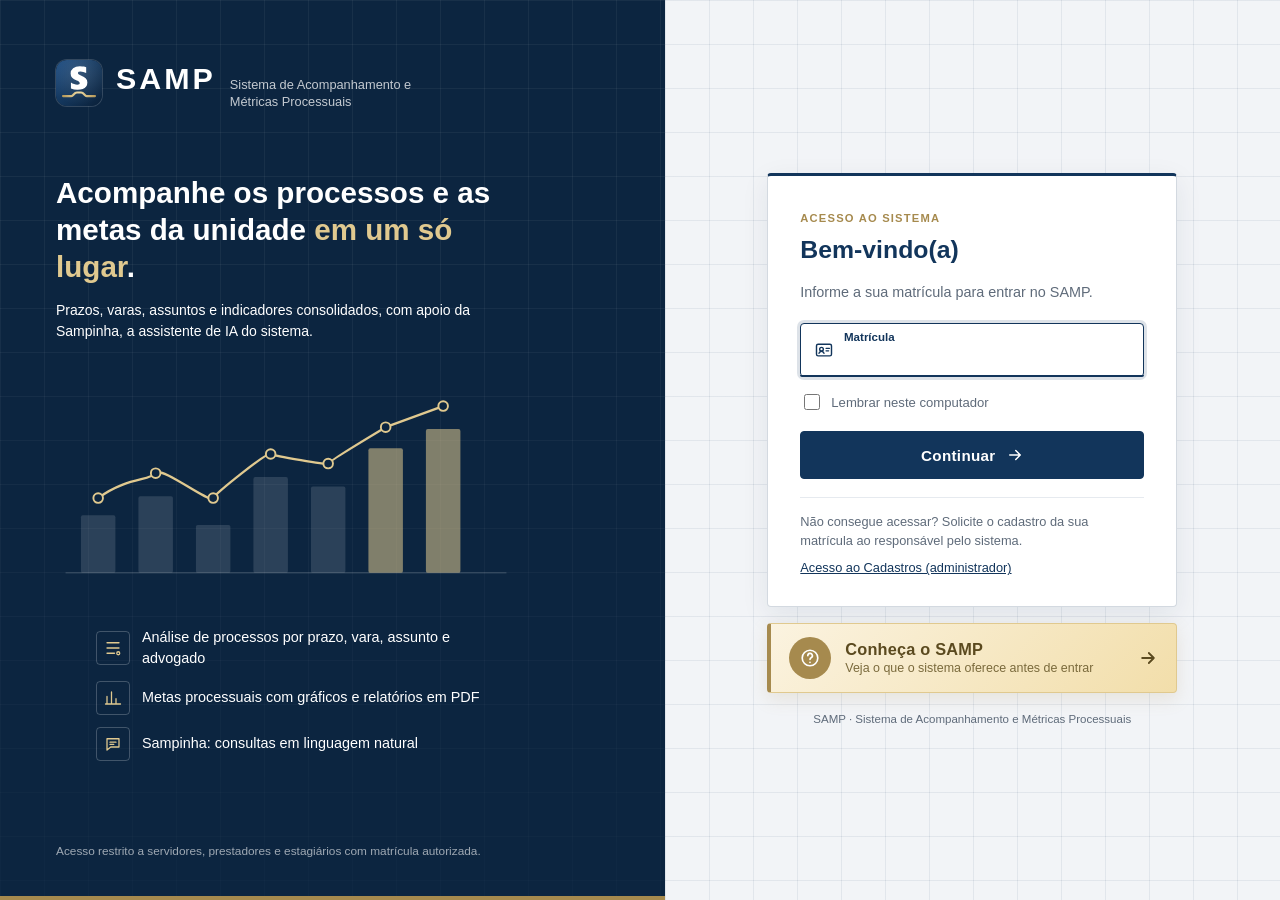
<file: index.html>
<!DOCTYPE html>
<html lang="pt-BR">
<head>
<meta charset="UTF-8">
<meta name="viewport" content="width=device-width, initial-scale=1.0">
<meta name="theme-color" content="#0c2540">
<link rel="icon" href="favicon.ico" sizes="48x48">
<link rel="icon" href="icon.svg" type="image/svg+xml" sizes="any">
<link rel="icon" type="image/png" sizes="32x32" href="icon-32.png">
<link rel="icon" type="image/png" sizes="192x192" href="icon-192.png">
<link rel="apple-touch-icon" href="apple-touch-icon.png">
<link rel="manifest" href="manifest.webmanifest">
<meta name="application-name" content="SAMP">
<meta name="apple-mobile-web-app-title" content="SAMP">
<meta name="apple-mobile-web-app-capable" content="yes">
<meta name="mobile-web-app-capable" content="yes">
<title>SAMP - Sistema de Acompanhamento e Métricas Processuais</title>
<script src="config.js?v=20261007a"></script>
<link rel="stylesheet" href="theme.css?v=20261007a">
<style>
  .hero { padding: 40px 0 28px; }
  .hero .eyebrow { font-size: .72rem; letter-spacing: 1.2px; text-transform: uppercase; color: var(--gold); font-weight: 700; }
  .hero h1 { font-size: 1.9rem; color: var(--navy); font-weight: 600; margin: 6px 0 8px; }
  .hero p { color: var(--muted); max-width: 640px; }
  .hero .eyebrow, .hero h1, .hero p { animation: th-sobe .6s both; }
  .hero h1 { animation-delay: .08s; } .hero p { animation-delay: .16s; }
  .resumo { margin-bottom: 26px; }
  .resumo .kpi .k-s { font-size: .95rem; font-weight: 600; color: var(--navy); }
  .resumo .kpi .k-n { font-size: .75rem; color: var(--muted); }
  .sk { display: inline-block; height: 1.1em; width: 70%; border-radius: 3px; background: #e7ebf0; animation: th-brilho .9s ease-in-out infinite alternate; }
  .cards { display: grid; grid-template-columns: repeat(auto-fit, minmax(280px, 1fr)); gap: 20px; }
  a.card { animation: th-sobe .6s both; display: flex; flex-direction: column; background: #fff; border: 1px solid var(--line); border-radius: var(--radius); padding: 24px; text-decoration: none; color: var(--ink); transition: border-color .15s, box-shadow .15s; }
  a.card:nth-child(1) { animation-delay: .30s; } a.card:nth-child(2) { animation-delay: .38s; } a.card:nth-child(3) { animation-delay: .46s; } a.card:nth-child(4) { animation-delay: .54s; }
  a.card:hover { border-color: var(--navy); box-shadow: 0 8px 22px rgba(18,53,91,.14); transform: translateY(-4px); }
  a.card:hover .ico { background: var(--navy); color: #fff; }
  .card .ico { transition: background .25s, color .25s; }
  .card .go { transition: letter-spacing .25s; } a.card:hover .go { letter-spacing: .6px; }
  .card .ico { width: 44px; height: 44px; border-radius: var(--radius); background: var(--navy-soft); color: var(--navy); display: grid; place-items: center; margin-bottom: 16px; }
  .card .ico svg { width: 24px; height: 24px; stroke: currentColor; fill: none; stroke-width: 1.7; stroke-linecap: round; stroke-linejoin: round; }
  .card .tag { font-size: .68rem; letter-spacing: .8px; text-transform: uppercase; color: var(--muted); font-weight: 600; }
  .card h2 { font-size: 1.15rem; color: var(--navy); margin: 4px 0 8px; font-weight: 600; }
  .card p { color: var(--muted); font-size: .9rem; flex: 1; }
  .card ul { margin: 14px 0 0; padding: 12px 0 0; border-top: 1px solid var(--line-soft); list-style: none; font-size: .82rem; color: var(--ink); display: grid; gap: 4px; }
  .card ul li::before { content: ""; display: inline-block; width: 5px; height: 5px; background: var(--gold); margin-right: 9px; vertical-align: middle; }
  .card .go { margin-top: 16px; color: var(--navy); font-weight: 600; font-size: .85rem; }
  a.card:hover .go { text-decoration: underline; }
  .card.restrito { background: #fbfcfd; }
  /* card menor e destacado: guia de uso do sistema */
  a.guia { display: flex; flex-direction: row; align-items: center; gap: 16px; max-width: 460px; margin-top: 20px; padding: 16px 20px; position: relative; overflow: hidden; background: linear-gradient(135deg, #fbf3e0 0%, #f4e4b8 100%); border: 1px solid #e0c98f; border-left: 4px solid var(--gold); animation: th-sobe .6s .62s both; }
  a.guia::after { content: ""; position: absolute; top: 0; bottom: 0; width: 60px; left: -90px; background: linear-gradient(100deg, transparent, rgba(255,255,255,.55), transparent); transform: skewX(-18deg); animation: guia-brilho 5.5s 1.6s ease-in-out infinite; pointer-events: none; }
  @keyframes guia-brilho { 0%, 70% { left: -90px; } 100% { left: 115%; } }
  a.guia:hover { border-color: var(--gold); box-shadow: 0 8px 22px rgba(166,138,78,.28); }
  a.guia .ico { flex: none; margin: 0; background: var(--gold); color: #fff; width: 42px; height: 42px; }
  a.guia:hover .ico { background: #8a7140; }
  a.guia .txt { min-width: 0; }
  a.guia .tag { color: #7a5a14; }
  a.guia h2 { margin: 1px 0 2px; font-size: 1.05rem; color: #5b4a1f; }
  a.guia p { flex: none; margin: 0; font-size: .82rem; color: #6b5a2e; }
  a.guia .go { margin: 0 0 0 auto; flex: none; color: #5b4a1f; white-space: nowrap; }
  @media (max-width: 520px) { a.guia { flex-wrap: wrap; } a.guia .go { margin: 0; } }
  @media (prefers-reduced-motion: reduce) { a.guia::after { animation: none; display: none; } }
</style>
</head>
<body data-page="inicio">
<script src="layout.js?v=20261007a"></script>
<main class="page">
  <section class="hero">
    <div class="eyebrow" id="saudacao">SAMP</div>
    <h1>Sistema de Acompanhamento e Métricas Processuais</h1>
    <p>Consulte os painéis de análise, de metas e de produção ou acesse o módulo de cadastros para atualizar as informações do sistema.</p>
  </section>

  <div class="kpis resumo" id="resumo">
    <div class="kpi"><span class="k-l">Processos na base</span><span class="k-v" id="rTotal"><i class="sk"></i></span></div>
    <div class="kpi"><span class="k-l">Última atualização da base</span><span class="k-s" id="rSync"><i class="sk"></i></span></div>
    <div class="kpi"><span class="k-l">Período das metas</span><span class="k-s" id="rPeriodo"><i class="sk"></i></span><span class="k-n" id="rMeses"></span></div>
  </div>

  <div class="cards">
    <a class="card" href="analise.html">
      <div class="ico"><svg viewBox="0 0 24 24"><path d="M4 5h16M4 12h16M4 19h10"/><circle cx="19" cy="19" r="2"/></svg></div>
      <div class="tag">Consulta</div>
      <h2>Análise de Processos</h2>
      <p>Processos organizados por assunto, vara, polo passivo e advogado, com classificação por prazo.</p>
      <ul><li>Indicadores de prazo</li><li>Busca e agrupamentos</li><li>Relatório para impressão</li></ul>
      <span class="go">Acessar &rarr;</span>
    </a>
    <a class="card" href="metricas.html">
      <div class="ico"><svg viewBox="0 0 24 24"><path d="M4 20V10M10 20V4M16 20v-7M22 20H2"/></svg></div>
      <div class="tag">Consulta</div>
      <h2>Metas Processuais</h2>
      <p>Estatísticas de processos recebidos, calculados, acervo e tempo médio nas Varas Comuns e no JEF.</p>
      <ul><li>Varas, JEF e consolidado</li><li>Filtro por período</li><li>Exportação em PDF</li></ul>
      <span class="go">Acessar &rarr;</span>
    </a>
    <a class="card" href="producao.html">
      <div class="ico"><svg viewBox="0 0 24 24"><circle cx="12" cy="8" r="3.5"/><path d="M5 20c0-3.6 3.1-6 7-6s7 2.4 7 6"/></svg></div>
      <div class="tag">Consulta</div>
      <h2>Produção Individual</h2>
      <p>Processos calculados por pessoa e pelo setor, mês a mês, com assuntos, prioridades e tempo de resposta.</p>
      <ul><li>Visão do setor e por pessoa</li><li>Comparação entre anos</li><li>Atualização mensal</li></ul>
      <span class="go">Acessar &rarr;</span>
    </a>
    <a class="card restrito" href="cadastros.html">
      <div class="ico"><svg viewBox="0 0 24 24"><rect x="5" y="11" width="14" height="9" rx="1.5"/><path d="M8 11V8a4 4 0 0 1 8 0v3"/></svg></div>
      <div class="tag">Acesso restrito</div>
      <h2>Cadastros</h2>
      <p>Inclusão e exclusão de dados de todos os módulos. Exige senha de cadastro.</p>
      <ul><li>Importação da base de processos</li><li>Prazos de classificação</li><li>Períodos de metas</li></ul>
      <span class="go">Acessar &rarr;</span>
    </a>
  </div>

  <a class="card guia" href="ajuda.html">
    <div class="ico"><svg viewBox="0 0 24 24"><circle cx="12" cy="12" r="8.5"/><path d="M9.6 9.5a2.5 2.5 0 1 1 3.6 2.2c-.8.4-1.2 1-1.2 1.8M12 16.8v.01"/></svg></div>
    <div class="txt">
      <div class="tag">Guia do sistema</div>
      <h2>O que tem no SAMP?</h2>
      <p>Conheça cada módulo e aprenda a usar, passo a passo.</p>
    </div>
    <span class="go">Abrir &rarr;</span>
  </a>
</main>
<script>
(function () {
  const u = window.SAMP_USUARIO;
  const h = new Date().getHours();
  const saud = h < 12 ? 'Bom dia' : h < 18 ? 'Boa tarde' : 'Boa noite';
  if (u) document.getElementById('saudacao').textContent = saud + ', ' + u.nome.split(' ')[0];

  // resumo com dados reais (somente leitura, pela função protegida)
  const $ = (id) => document.getElementById(id);
  const NOMES = ['Jan', 'Fev', 'Mar', 'Abr', 'Mai', 'Jun', 'Jul', 'Ago', 'Set', 'Out', 'Nov', 'Dez'];
  const rot = (ym) => NOMES[parseInt(ym.slice(5), 10) - 1] + '/' + ym.slice(0, 4);
  if (!window.criarClienteLeitura || !u) return;
  const c = window.criarClienteLeitura();
  Promise.all([
    c.from('processos').select('id', { count: 'exact', head: true }),
    c.from('processos').select('data_importacao').order('data_importacao', { ascending: false }).limit(1),
    c.from('config_periodos').select('nome_periodo,meses').order('id', { ascending: false }).limit(1)
  ]).then(([tot, ult, per]) => {
    $('rTotal').textContent = tot.count != null ? tot.count.toLocaleString('pt-BR') : '-';
    const d = ult.data && ult.data[0] && ult.data[0].data_importacao;
    $('rSync').textContent = d ? window.formatarDataHora(d, true) : '-';
    const p = per.data && per.data[0];
    if (p && p.meses && p.meses.length) { $('rPeriodo').textContent = rot(p.meses[0]) + ' a ' + rot(p.meses[p.meses.length - 1]); $('rMeses').textContent = p.meses.length + ' meses'; }
    else $('rPeriodo').textContent = '-';
  }).catch(() => { ['rTotal', 'rSync', 'rPeriodo'].forEach((i) => { $(i).textContent = '-'; }); });
})();
</script>
<script src="sampinha.js?v=20261007a"></script>
</body>
</html>
</file>
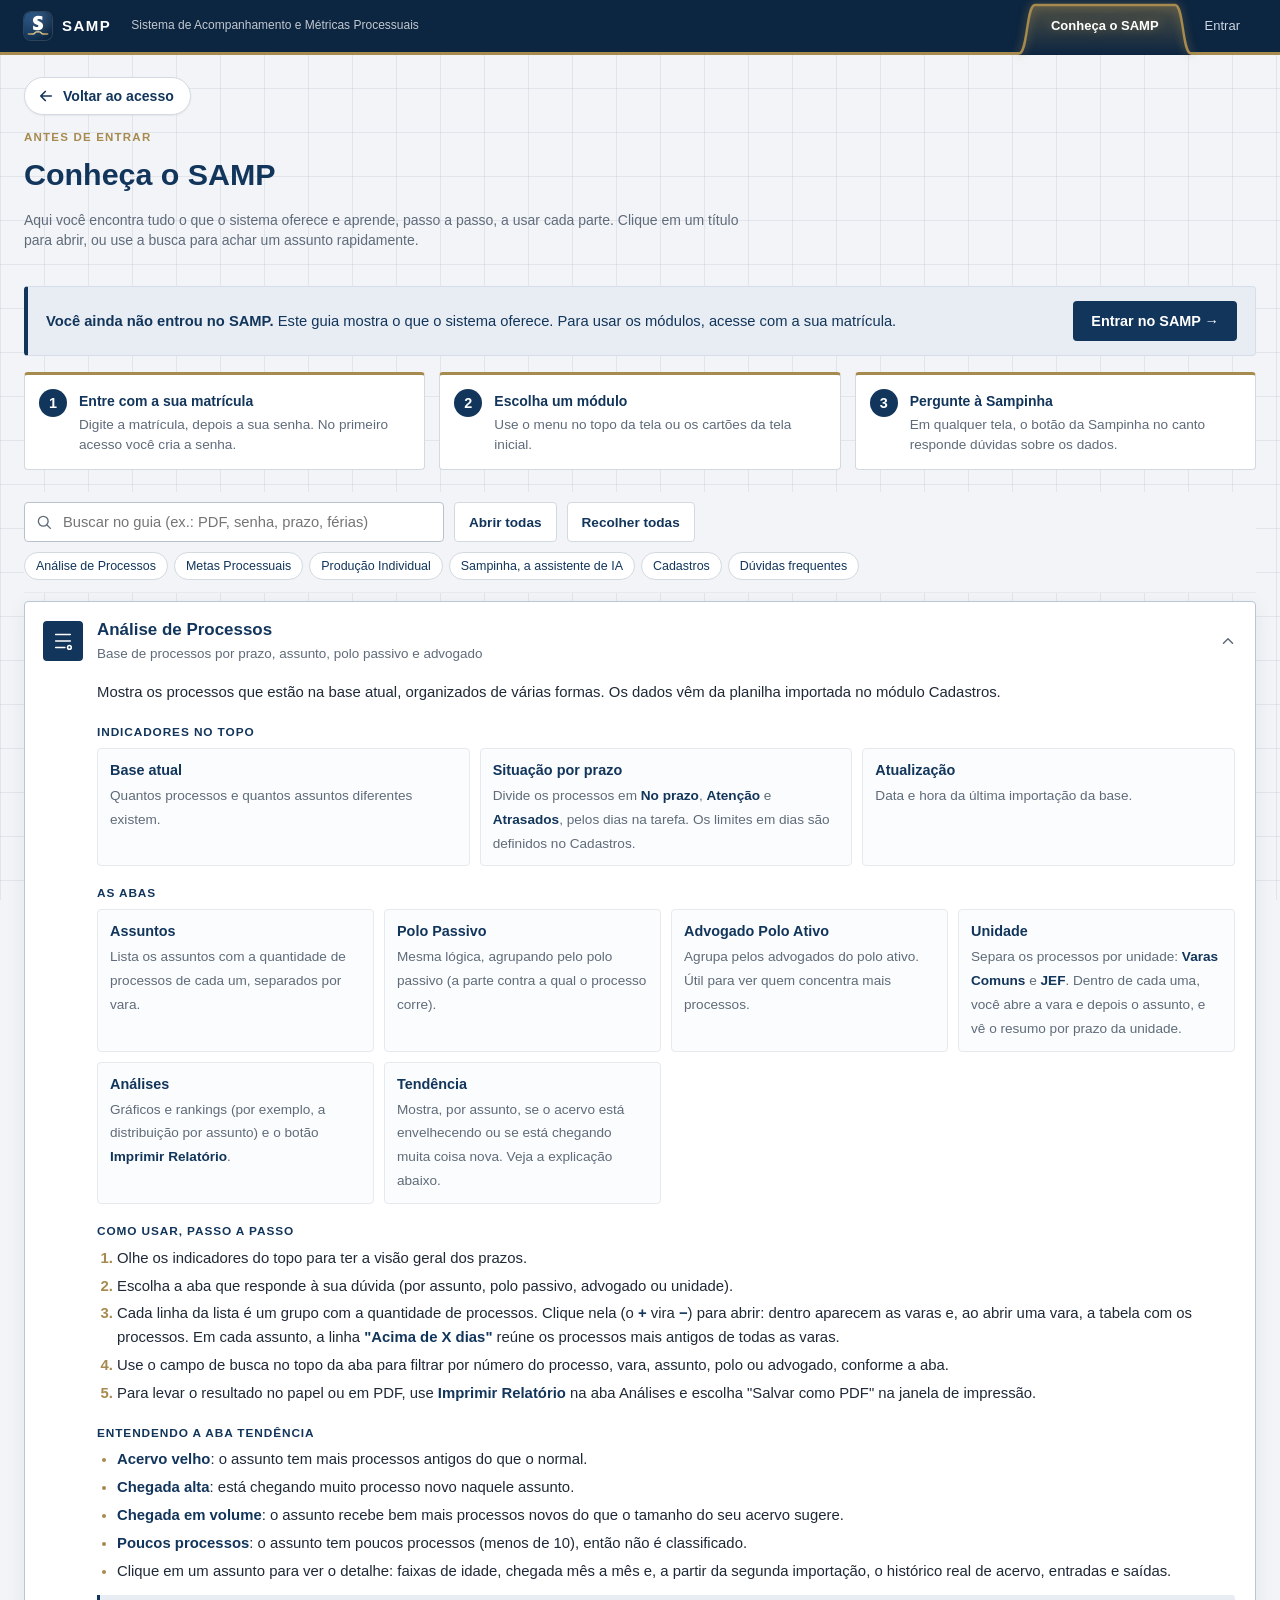
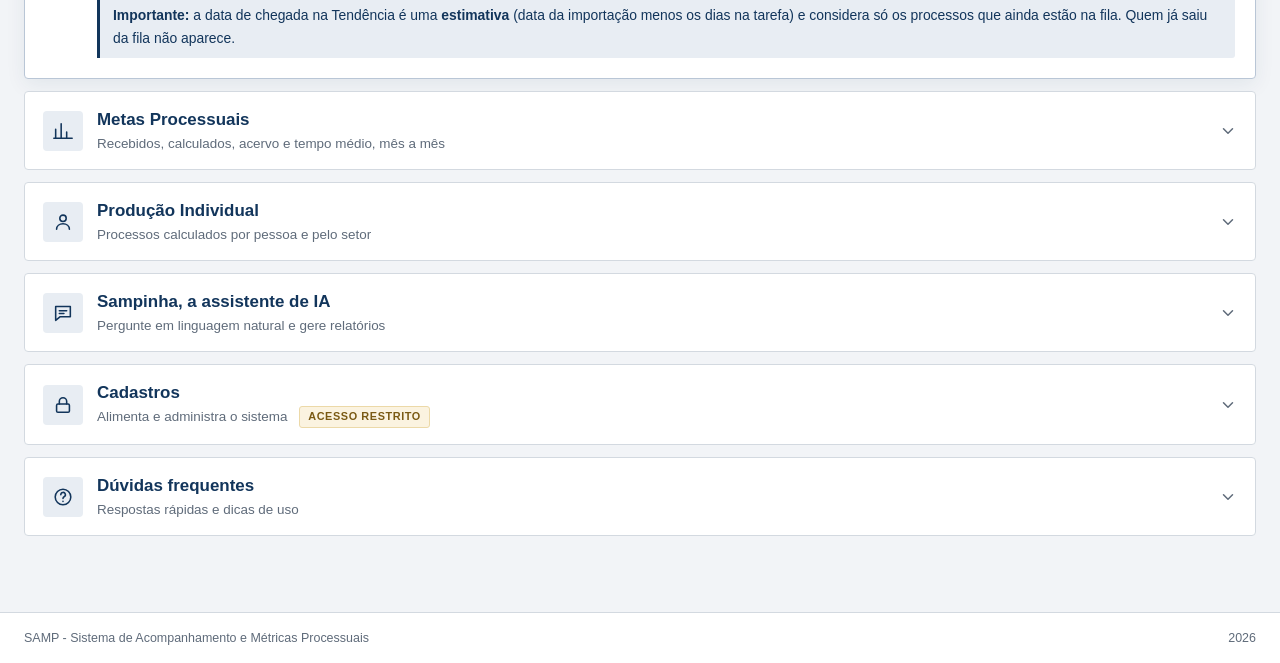
<file: ajuda.html>
<!DOCTYPE html>
<html lang="pt-BR">
<head>
<meta charset="UTF-8">
<meta name="viewport" content="width=device-width, initial-scale=1.0">
<meta name="theme-color" content="#0c2540">
<link rel="icon" href="favicon.ico" sizes="48x48">
<link rel="icon" href="icon.svg" type="image/svg+xml" sizes="any">
<link rel="icon" type="image/png" sizes="32x32" href="icon-32.png">
<link rel="icon" type="image/png" sizes="192x192" href="icon-192.png">
<link rel="apple-touch-icon" href="apple-touch-icon.png">
<link rel="manifest" href="manifest.webmanifest">
<meta name="application-name" content="SAMP">
<meta name="apple-mobile-web-app-title" content="SAMP">
<meta name="apple-mobile-web-app-capable" content="yes">
<meta name="mobile-web-app-capable" content="yes">
<title>SAMP - O que tem no SAMP?</title>
<script src="config.js?v=20261007a"></script>
<link rel="stylesheet" href="theme.css?v=20261007a">
<style>
  .hero { padding: 36px 0 18px; }
  .hero .eyebrow { font-size: .72rem; letter-spacing: 1.2px; text-transform: uppercase; color: var(--gold); font-weight: 700; }
  .hero h1 { font-size: 1.9rem; color: var(--navy); font-weight: 600; margin: 6px 0 8px; }
  .hero p { color: var(--muted); max-width: 720px; }
  .hero .eyebrow, .hero h1, .hero p { animation: th-sobe .6s both; }
  .hero h1 { animation-delay: .08s; } .hero p { animation-delay: .16s; }

  /* barra de ferramentas: busca, atalhos e expandir/recolher */
  .gd-barra { position: sticky; top: 0; z-index: 5; background: var(--bg); padding: 10px 0 12px; margin-bottom: 8px; border-bottom: 1px solid var(--line-soft); }
  .gd-linha { display: flex; flex-wrap: wrap; gap: 10px; align-items: center; }
  .gd-busca { position: relative; flex: 1 1 260px; max-width: 420px; }
  .gd-busca input { width: 100%; height: 40px; padding: 0 12px 0 38px; border: 1px solid #b9c2cc; border-radius: var(--radius); background: #fff; font-size: .92rem; }
  .gd-busca input:focus { outline: none; border-color: var(--navy); box-shadow: 0 0 0 3px rgba(18,53,91,.14); }
  .gd-busca svg { position: absolute; left: 11px; top: 11px; width: 18px; height: 18px; stroke: var(--muted); fill: none; stroke-width: 1.8; stroke-linecap: round; pointer-events: none; }
  .gd-btn { height: 40px; padding: 0 14px; background: #fff; border: 1px solid var(--line); border-radius: var(--radius); color: var(--navy); font-size: .85rem; font-weight: 600; cursor: pointer; }
  .gd-btn:hover { border-color: var(--navy); }
  .gd-atalhos { display: flex; flex-wrap: wrap; gap: 6px; margin-top: 10px; }
  .gd-atalhos a { font-size: .78rem; padding: 4px 11px; border-radius: 999px; background: #fff; border: 1px solid var(--line); color: var(--navy); text-decoration: none; transition: background .2s, color .2s, border-color .2s; }
  .gd-atalhos a:hover { background: var(--navy); color: #fff; border-color: var(--navy); }

  /* comece por aqui */
  .gd-comece { display: grid; grid-template-columns: repeat(auto-fit, minmax(230px, 1fr)); gap: 14px; margin: 16px 0 22px; counter-reset: passo; }
  .gd-passo { position: relative; background: #fff; border: 1px solid var(--line); border-top: 3px solid var(--gold); border-radius: var(--radius); padding: 16px 16px 14px 54px; animation: th-sobe .55s both; }
  .gd-passo::before { counter-increment: passo; content: counter(passo); position: absolute; left: 14px; top: 14px; width: 28px; height: 28px; border-radius: 50%; background: var(--navy); color: #fff; display: grid; place-items: center; font-weight: 700; font-size: .9rem; }
  .gd-passo b { display: block; color: var(--navy); margin-bottom: 2px; }
  .gd-passo span { font-size: .85rem; color: var(--muted); }
  .gd-passo:nth-child(2) { animation-delay: .08s; } .gd-passo:nth-child(3) { animation-delay: .16s; }

  /* seções */
  .gd-sec { background: #fff; border: 1px solid var(--line); border-radius: var(--radius); margin-bottom: 12px; scroll-margin-top: 130px; animation: th-sobe .5s both; transition: border-color .2s, box-shadow .2s; }
  .gd-sec[open] { border-color: #b9c6d6; box-shadow: 0 6px 20px rgba(18,53,91,.07); }
  .gd-sec > summary { list-style: none; cursor: pointer; display: flex; align-items: center; gap: 14px; padding: 16px 18px; }
  .gd-sec > summary::-webkit-details-marker { display: none; }
  .gd-sec > summary:focus-visible { outline: 3px solid rgba(18,53,91,.25); outline-offset: -3px; }
  .gd-ico { flex: none; width: 40px; height: 40px; border-radius: var(--radius); background: var(--navy-soft); color: var(--navy); display: grid; place-items: center; transition: background .25s, color .25s; }
  .gd-sec[open] .gd-ico, .gd-sec > summary:hover .gd-ico { background: var(--navy); color: #fff; }
  .gd-ico svg { width: 22px; height: 22px; stroke: currentColor; fill: none; stroke-width: 1.7; stroke-linecap: round; stroke-linejoin: round; }
  .gd-tit { flex: 1; min-width: 0; }
  .gd-tit b { display: block; color: var(--navy); font-size: 1.06rem; font-weight: 600; }
  .gd-tit small { color: var(--muted); font-size: .84rem; }
  .gd-seta { flex: none; width: 18px; height: 18px; stroke: var(--muted); fill: none; stroke-width: 2; stroke-linecap: round; stroke-linejoin: round; transition: transform .25s; }
  .gd-sec[open] .gd-seta { transform: rotate(180deg); }
  .gd-corpo { padding: 2px 20px 20px 72px; color: var(--ink); font-size: .93rem; line-height: 1.6; }
  .gd-corpo h4 { color: var(--navy); font-size: .74rem; letter-spacing: .9px; text-transform: uppercase; margin: 18px 0 6px; }
  .gd-corpo h4:first-child { margin-top: 4px; }
  .gd-corpo p { margin: 0 0 8px; }
  .gd-corpo ul, .gd-corpo ol { margin: 4px 0 8px; padding-left: 20px; display: grid; gap: 4px; }
  .gd-corpo li::marker { color: var(--gold); font-weight: 700; }
  .gd-corpo em { font-style: normal; font-weight: 600; color: var(--navy); }
  .gd-dica { margin: 12px 0 0; padding: 9px 13px; border-left: 3px solid var(--gold); background: #fbf6ea; border-radius: 0 3px 3px 0; font-size: .87rem; color: #5b4a1f; }
  .gd-dica b { color: #5b4a1f; }
  .gd-aviso { margin: 12px 0 0; padding: 9px 13px; border-left: 3px solid var(--navy); background: var(--navy-soft); border-radius: 0 3px 3px 0; font-size: .87rem; color: var(--navy); }
  .gd-tag { display: inline-block; font-size: .68rem; letter-spacing: .6px; text-transform: uppercase; font-weight: 700; padding: 2px 8px; border-radius: 3px; background: #fbf3e0; color: #7a5a14; border: 1px solid #ecd9a8; vertical-align: middle; margin-left: 8px; }
  .gd-grade { display: grid; grid-template-columns: repeat(auto-fit, minmax(220px, 1fr)); gap: 10px; margin: 6px 0 8px; }
  .gd-item { border: 1px solid var(--line-soft); border-radius: var(--radius); padding: 10px 12px; background: #fbfcfd; }
  .gd-item b { display: block; color: var(--navy); font-size: .9rem; margin-bottom: 2px; }
  .gd-item span { font-size: .85rem; color: var(--muted); }
  .gd-sem { display: none; text-align: center; color: var(--muted); padding: 30px 10px; }
  .gd-sem.on { display: block; }
  .gd-sec.some { display: none; }
  mark { background: #fbe9b0; color: inherit; border-radius: 2px; padding: 0 1px; }
  .gd-link { display: inline-flex; align-items: center; gap: 6px; margin-top: 12px; color: var(--navy); font-weight: 600; font-size: .88rem; text-decoration: none; }
  .gd-link:hover { text-decoration: underline; }
  .gd-voltar { display: inline-flex; align-items: center; gap: 8px; margin-top: 22px; height: 38px; padding: 0 16px 0 12px; background: #fff; border: 1px solid var(--line); border-radius: 999px; color: var(--navy); font-size: .88rem; font-weight: 600; text-decoration: none; box-shadow: var(--shadow-sm); animation: th-sobe .5s both; transition: border-color .2s, background .2s, color .2s, transform .15s; }
  .gd-voltar svg { width: 18px; height: 18px; stroke: currentColor; fill: none; stroke-width: 2.2; stroke-linecap: round; stroke-linejoin: round; transition: transform .25s; }
  .gd-voltar:hover { background: var(--navy); border-color: var(--navy); color: #fff; }
  .gd-voltar:hover svg { transform: translateX(-4px); }
  .gd-voltar:active { transform: scale(.97); }
  .gd-voltar:focus-visible { outline: 3px solid rgba(18,53,91,.3); outline-offset: 2px; }
  .gd-voltar + .hero { padding-top: 14px; }
  @media print { .gd-voltar { display: none !important; } }
  /* modo público (antes de entrar): sem links para os módulos, que exigem login */
  .gd-publico { display: flex; flex-wrap: wrap; align-items: center; justify-content: space-between; gap: 12px; margin: 4px 0 8px; padding: 14px 18px; background: var(--navy-soft); border: 1px solid #d5deea; border-left: 4px solid var(--navy); border-radius: var(--radius); color: var(--navy); font-size: .92rem; animation: th-sobe .5s .1s both; }
  .gd-publico[hidden] { display: none; }
  .gd-entrar { display: inline-flex; align-items: center; height: 40px; padding: 0 18px; background: var(--navy); color: #fff; border-radius: var(--radius); text-decoration: none; font-weight: 600; font-size: .9rem; transition: background .2s, transform .1s; }
  .gd-entrar:hover { background: var(--navy-dark); } .gd-entrar:active { transform: scale(.98); }
  body.publico .gd-link { display: none; }
  @media (max-width: 720px) {
    .gd-corpo { padding: 2px 16px 18px 16px; }
    .gd-sec > summary { padding: 14px; gap: 12px; }
    .gd-barra { position: static; }
  }
  @media print { .gd-barra, .gd-link { display: none !important; } .gd-sec { break-inside: avoid; } .gd-sec:not([open]) .gd-corpo { display: block; } }
</style>
</head>
<body data-page="ajuda">
<script src="layout.js?v=20261007a"></script>
<main class="page">
  <a class="gd-voltar" id="voltar" href="index.html"><svg viewBox="0 0 24 24" aria-hidden="true"><path d="M19 12H5M11 6l-6 6 6 6"/></svg><span id="voltarTxt">Voltar ao início</span></a>
  <section class="hero">
    <div class="eyebrow" id="gEyebrow">Guia do sistema</div>
    <h1 id="gTitulo">O que tem no SAMP?</h1>
    <p>Aqui você encontra tudo o que o sistema oferece e aprende, passo a passo, a usar cada parte. Clique em um título para abrir, ou use a busca para achar um assunto rapidamente.</p>
  </section>

  <div class="gd-publico" id="avisoPublico" hidden>
    <div><b>Você ainda não entrou no SAMP.</b> Este guia mostra o que o sistema oferece. Para usar os módulos, acesse com a sua matrícula.</div>
    <a class="gd-entrar" href="entrar.html">Entrar no SAMP &rarr;</a>
  </div>

  <div class="gd-comece" aria-label="Comece por aqui">
    <div class="gd-passo"><b>Entre com a sua matrícula</b><span>Digite a matrícula, depois a sua senha. No primeiro acesso você cria a senha.</span></div>
    <div class="gd-passo"><b>Escolha um módulo</b><span>Use o menu no topo da tela ou os cartões da tela inicial.</span></div>
    <div class="gd-passo"><b>Pergunte à Sampinha</b><span>Em qualquer tela, o botão da Sampinha no canto responde dúvidas sobre os dados.</span></div>
  </div>

  <div class="gd-barra">
    <div class="gd-linha">
      <label class="gd-busca"><svg viewBox="0 0 24 24" aria-hidden="true"><circle cx="11" cy="11" r="6.5"/><path d="M16 16l4.5 4.5"/></svg><input type="search" id="busca" placeholder="Buscar no guia (ex.: PDF, senha, prazo, férias)" aria-label="Buscar no guia" autocomplete="off"></label>
      <button type="button" class="gd-btn" id="abrirTodas">Abrir todas</button>
      <button type="button" class="gd-btn" id="fecharTodas">Recolher todas</button>
    </div>
    <nav class="gd-atalhos" aria-label="Ir para" id="atalhos"></nav>
  </div>

  <div id="secoes">

    <!-- 3 -->
    <details class="gd-sec" id="analise" open>
      <summary>
        <span class="gd-ico"><svg viewBox="0 0 24 24"><path d="M4 5h16M4 12h16M4 19h10"/><circle cx="19" cy="19" r="2"/></svg></span>
        <span class="gd-tit"><b>Análise de Processos</b><small>Base de processos por prazo, assunto, polo passivo e advogado</small></span>
        <svg class="gd-seta" viewBox="0 0 24 24" aria-hidden="true"><path d="M6 9l6 6 6-6"/></svg>
      </summary>
      <div class="gd-corpo">
        <p>Mostra os processos que estão na base atual, organizados de várias formas. Os dados vêm da planilha importada no módulo Cadastros.</p>
        <h4>Indicadores no topo</h4>
        <div class="gd-grade">
          <div class="gd-item"><b>Base atual</b><span>Quantos processos e quantos assuntos diferentes existem.</span></div>
          <div class="gd-item"><b>Situação por prazo</b><span>Divide os processos em <em>No prazo</em>, <em>Atenção</em> e <em>Atrasados</em>, pelos dias na tarefa. Os limites em dias são definidos no Cadastros.</span></div>
          <div class="gd-item"><b>Atualização</b><span>Data e hora da última importação da base.</span></div>
        </div>
        <h4>As abas</h4>
        <div class="gd-grade">
          <div class="gd-item"><b>Assuntos</b><span>Lista os assuntos com a quantidade de processos de cada um, separados por vara.</span></div>
          <div class="gd-item"><b>Polo Passivo</b><span>Mesma lógica, agrupando pelo polo passivo (a parte contra a qual o processo corre).</span></div>
          <div class="gd-item"><b>Advogado Polo Ativo</b><span>Agrupa pelos advogados do polo ativo. Útil para ver quem concentra mais processos.</span></div>
          <div class="gd-item"><b>Unidade</b><span>Separa os processos por unidade: <em>Varas Comuns</em> e <em>JEF</em>. Dentro de cada uma, você abre a vara e depois o assunto, e vê o resumo por prazo da unidade.</span></div>
          <div class="gd-item"><b>Análises</b><span>Gráficos e rankings (por exemplo, a distribuição por assunto) e o botão <em>Imprimir Relatório</em>.</span></div>
          <div class="gd-item"><b>Tendência</b><span>Mostra, por assunto, se o acervo está envelhecendo ou se está chegando muita coisa nova. Veja a explicação abaixo.</span></div>
        </div>
        <h4>Como usar, passo a passo</h4>
        <ol>
          <li>Olhe os indicadores do topo para ter a visão geral dos prazos.</li>
          <li>Escolha a aba que responde à sua dúvida (por assunto, polo passivo, advogado ou unidade).</li>
          <li>Cada linha da lista é um grupo com a quantidade de processos. Clique nela (o <em>+</em> vira <em>−</em>) para abrir: dentro aparecem as varas e, ao abrir uma vara, a tabela com os processos. Em cada assunto, a linha <em>"Acima de X dias"</em> reúne os processos mais antigos de todas as varas.</li>
          <li>Use o campo de busca no topo da aba para filtrar por número do processo, vara, assunto, polo ou advogado, conforme a aba.</li>
          <li>Para levar o resultado no papel ou em PDF, use <em>Imprimir Relatório</em> na aba Análises e escolha "Salvar como PDF" na janela de impressão.</li>
        </ol>
        <h4>Entendendo a aba Tendência</h4>
        <ul>
          <li><em>Acervo velho</em>: o assunto tem mais processos antigos do que o normal.</li>
          <li><em>Chegada alta</em>: está chegando muito processo novo naquele assunto.</li>
          <li><em>Chegada em volume</em>: o assunto recebe bem mais processos novos do que o tamanho do seu acervo sugere.</li>
          <li><em>Poucos processos</em>: o assunto tem poucos processos (menos de 10), então não é classificado.</li>
          <li>Clique em um assunto para ver o detalhe: faixas de idade, chegada mês a mês e, a partir da segunda importação, o histórico real de acervo, entradas e saídas.</li>
        </ul>
        <div class="gd-aviso"><b>Importante:</b> a data de chegada na Tendência é uma <em>estimativa</em> (data da importação menos os dias na tarefa) e considera só os processos que ainda estão na fila. Quem já saiu da fila não aparece.</div>
        <a class="gd-link" href="analise.html">Abrir Análise de Processos &rarr;</a>
      </div>
    </details>

    <!-- 4 -->
    <details class="gd-sec" id="metas">
      <summary>
        <span class="gd-ico"><svg viewBox="0 0 24 24"><path d="M4 20V10M10 20V4M16 20v-7M22 20H2"/></svg></span>
        <span class="gd-tit"><b>Metas Processuais</b><small>Recebidos, calculados, acervo e tempo médio, mês a mês</small></span>
        <svg class="gd-seta" viewBox="0 0 24 24" aria-hidden="true"><path d="M6 9l6 6 6-6"/></svg>
      </summary>
      <div class="gd-corpo">
        <p>Acompanha, mês a mês, o movimento das Varas Comuns e do JEF. Sempre mostra o período mais recente cadastrado.</p>
        <h4>O que significa cada número</h4>
        <div class="gd-grade">
          <div class="gd-item"><b>Recebidos</b><span>Processos que chegaram no mês.</span></div>
          <div class="gd-item"><b>Calculados</b><span>Processos que foram calculados no mês.</span></div>
          <div class="gd-item"><b>Acervo</b><span>Quantos processos ficaram pendentes (a evolução do estoque).</span></div>
          <div class="gd-item"><b>Tempo de permanência</b><span>Tempo médio dos processos, em dias.</span></div>
        </div>
        <h4>As três seções</h4>
        <ul>
          <li><em>Varas Comuns</em>, <em>JEF</em> e <em>Geral consolidado</em> (soma das duas). Use os atalhos abaixo do filtro para pular entre elas. No consolidado, o tempo de permanência não é somado.</li>
        </ul>
        <h4>Como usar, passo a passo</h4>
        <ol>
          <li>Para ver só alguns meses, escolha o mês em <em>De</em> e em <em>Até</em> e clique em <em>Aplicar</em>. Para voltar a tudo, clique em <em>Limpar</em>.</li>
          <li>Role a página para ver os gráficos e tabelas de cada seção.</li>
          <li>Para exportar, use <em>PDF Varas Comuns</em>, <em>PDF JEF</em> ou <em>PDF Geral Consolidado</em> em cada seção, ou <em>Exportar PDF completo</em> no topo.</li>
          <li>Se os dados foram atualizados no Cadastros e você não vê a mudança, clique em <em>Recarregar dados</em>.</li>
        </ol>
        <a class="gd-link" href="metricas.html">Abrir Metas Processuais &rarr;</a>
      </div>
    </details>

    <!-- 5 -->
    <details class="gd-sec" id="producao">
      <summary>
        <span class="gd-ico"><svg viewBox="0 0 24 24"><circle cx="12" cy="8" r="3.5"/><path d="M5 20c0-3.6 3.1-6 7-6s7 2.4 7 6"/></svg></span>
        <span class="gd-tit"><b>Produção Individual</b><small>Processos calculados por pessoa e pelo setor</small></span>
        <svg class="gd-seta" viewBox="0 0 24 24" aria-hidden="true"><path d="M6 9l6 6 6-6"/></svg>
      </summary>
      <div class="gd-corpo">
        <p>Mostra quantos processos cada pessoa calculou, mês a mês, a partir das planilhas de produção enviadas ao sistema. Só entram <em>meses fechados</em>: o mês em andamento aparece depois da virada.</p>
        <h4>As duas visões</h4>
        <div class="gd-grade">
          <div class="gd-item"><b>Setor</b><span>Soma de todas as pessoas: produção por mês e por ano, assuntos mais calculados, quadro mensal, ranking por pessoa e ausências do setor. Todos podem ver.</span></div>
          <div class="gd-item"><b>Individual</b><span>O detalhe de uma pessoa: evolução, assuntos, prioridades, tempo até calcular e ausências. <em>Você só vê as pessoas que o administrador liberou para a sua matrícula.</em></span></div>
        </div>
        <h4>Como usar, passo a passo</h4>
        <ol>
          <li>Escolha <em>Setor</em> ou <em>Individual</em> em <em>Visão</em>. No Individual, selecione a pessoa em <em>Pessoa</em>.</li>
          <li>Use <em>Ano</em> para olhar um ano específico ou "Todos os anos".</li>
          <li>No quadro mensal, passe o mouse (ou toque) nos pontos para ver as ausências do mês: férias, licença, treinamento, falta e recesso.</li>
          <li>Na tabela "Produção por pessoa", clique nos cabeçalhos para ordenar. Clique no nome para abrir o detalhe (se você tiver acesso àquela pessoa).</li>
          <li>Clique em <em>Como ler estes números</em> para ver a explicação de cada indicador.</li>
        </ol>
        <h4>Para interpretar com cuidado</h4>
        <ul>
          <li><em>Meta</em> e <em>acervo</em> vêm da coluna TIPO que cada pessoa preenche. O que está em branco aparece como "sem classificação".</li>
          <li><em>Dias disponíveis</em> são os dias úteis menos as ausências do calendário; <em>produção por dia disponível</em> ajuda a comparar meses com muitas férias. Treinamento só é descontado se você marcar a opção.</li>
          <li>Licença médica aparece apenas como "licença".</li>
          <li>O <em>detalhe das ausências</em> (tipo, períodos e observações) depende de liberação. Sem ela, você vê apenas o total de dias úteis de ausência de cada mês.</li>
        </ul>
        <div class="gd-aviso"><b>Atenção:</b> a produção depende do tipo e da complexidade dos processos, do tempo de cada pessoa na seção e de afastamentos. Compare com cautela e confira com a planilha de origem quando o número for usado oficialmente. Esta produção é diferente das Metas Processuais, por isso os totais podem não coincidir.</div>
        <a class="gd-link" href="producao.html">Abrir Produção Individual &rarr;</a>
      </div>
    </details>

    <!-- 6 -->
    <details class="gd-sec" id="sampinha">
      <summary>
        <span class="gd-ico"><svg viewBox="0 0 24 24"><path d="M4 5h16v11H9l-5 4z"/><path d="M8 9.5h8M8 12.5h5"/></svg></span>
        <span class="gd-tit"><b>Sampinha, a assistente de IA</b><small>Pergunte em linguagem natural e gere relatórios</small></span>
        <svg class="gd-seta" viewBox="0 0 24 24" aria-hidden="true"><path d="M6 9l6 6 6-6"/></svg>
      </summary>
      <div class="gd-corpo">
        <p>A Sampinha responde perguntas sobre os dados do sistema. Ela consulta as informações reais e <em>nunca altera nada</em>: apenas lê, calcula e apresenta.</p>
        <h4>Como abrir e conversar</h4>
        <ol>
          <li>Clique no botão <em>Sampinha</em> no canto inferior direito de qualquer tela.</li>
          <li>Escreva a pergunta como falaria normalmente e envie. Acompanhe o andamento ("Buscando processos...") até a resposta chegar.</li>
          <li>Clique nas <em>sugestões</em> no fim da resposta para continuar a conversa com um toque.</li>
        </ol>
        <h4>O que ela sabe fazer</h4>
        <ul>
          <li>Buscar processos e contar por assunto, vara, advogado ou polo passivo; listar os atrasados; achar processos "sobre" um tema.</li>
          <li>Consultar as metas processuais, a aba Tendência e o histórico das importações.</li>
          <li>Consultar a Produção Individual (setor, ranking e as pessoas que o administrador liberou para você).</li>
          <li>Gerar <em>relatórios em PDF</em> e tabelas em <em>CSV</em>: peça, por exemplo, "Gere um relatório dos processos atrasados". O botão de download aparece abaixo da resposta.</li>
          <li>Abrir módulos, abas e filtros na tela quando você pedir ("abra as metas do JEF").</li>
        </ul>
        <h4>Exemplos para começar</h4>
        <ul>
          <li>"Quantos processos estão atrasados?"</li>
          <li>"Quais assuntos têm mais processos no JEF?"</li>
          <li>"Como foram os recebidos e calculados nos últimos 6 meses?"</li>
          <li>"Gere um relatório do panorama da base de processos."</li>
        </ul>
        <h4>Recursos da janela</h4>
        <ul>
          <li><em>Histórico</em>: reabre conversas antigas e permite buscar nelas.</li>
          <li><em>+ Nova</em>: começa uma conversa do zero.</li>
          <li><em>Ampliar</em>: aumenta a janela para ler tabelas maiores.</li>
        </ul>
        <div class="gd-dica"><b>Dicas:</b> seja específico (vara, período, assunto). Se o pedido for ambíguo, a Sampinha faz uma pergunta antes de responder.</div>
        <div class="gd-aviso"><b>Confira sempre:</b> a Sampinha é uma ferramenta de apoio. Ela só consegue falar do que está no sistema, e números usados oficialmente devem ser conferidos nas telas ou nas planilhas de origem.</div>
      </div>
    </details>

    <!-- 7 -->
    <details class="gd-sec" id="cadastros">
      <summary>
        <span class="gd-ico"><svg viewBox="0 0 24 24"><rect x="5" y="11" width="14" height="9" rx="1.5"/><path d="M8 11V8a4 4 0 0 1 8 0v3"/></svg></span>
        <span class="gd-tit"><b>Cadastros</b><small>Alimenta e administra o sistema <span class="gd-tag">Acesso restrito</span></small></span>
        <svg class="gd-seta" viewBox="0 0 24 24" aria-hidden="true"><path d="M6 9l6 6 6-6"/></svg>
      </summary>
      <div class="gd-corpo">
        <p>É o módulo do responsável pelo sistema: é por ele que os dados entram e que se controla quem tem acesso. Ele é protegido por uma senha própria, que fica apenas com o responsável. Se você precisar de um cadastro de matrícula, de uma liberação ou da atualização de algum dado, fale com ele.</p>
        <h4>O que o responsável faz por lá</h4>
        <div class="gd-grade">
          <div class="gd-item"><b>Base de processos</b><span>Atualiza a base que alimenta a Análise de Processos.</span></div>
          <div class="gd-item"><b>Prazos</b><span>Define os limites que separam "No prazo", "Atenção" e "Atrasado".</span></div>
          <div class="gd-item"><b>Metas</b><span>Cadastra os períodos exibidos em Metas Processuais.</span></div>
          <div class="gd-item"><b>Produção Individual</b><span>Atualiza a produção de cada pessoa e o calendário de ausências, uma vez por mês.</span></div>
          <div class="gd-item"><b>Matrículas</b><span>Cadastra quem pode entrar e escolhe quais produções individuais cada pessoa pode ver e se ela vê o detalhe das ausências.</span></div>
        </div>
      </div>
    </details>

    <!-- 8 -->
    <details class="gd-sec" id="dicas">
      <summary>
        <span class="gd-ico"><svg viewBox="0 0 24 24"><circle cx="12" cy="12" r="8.5"/><path d="M9.6 9.5a2.5 2.5 0 1 1 3.6 2.2c-.8.4-1.2 1-1.2 1.8M12 16.8v.01"/></svg></span>
        <span class="gd-tit"><b>Dúvidas frequentes</b><small>Respostas rápidas e dicas de uso</small></span>
        <svg class="gd-seta" viewBox="0 0 24 24" aria-hidden="true"><path d="M6 9l6 6 6-6"/></svg>
      </summary>
      <div class="gd-corpo">
        <h4>Não consigo entrar</h4>
        <ul>
          <li>"Matrícula não autorizada": confira o número digitado (sem espaços) e, se persistir, peça o cadastro ao responsável.</li>
          <li>"Senha incorreta": confira o Caps Lock (a tela avisa) e use o olho para ver o que digitou.</li>
        </ul>
        <h4>Os dados parecem desatualizados</h4>
        <ul>
          <li>Veja a data de <em>Atualização</em> na Análise de Processos e o período em Metas. Eles mudam quando o responsável importa novas planilhas.</li>
          <li>Em Metas, o botão <em>Recarregar dados</em> busca novamente o que está salvo. Se ainda assim não mudou, o Cadastros não foi atualizado.</li>
        </ul>
        <h4>Por que os números de Metas e de Produção são diferentes?</h4>
        <p>São fontes distintas: Metas vêm dos números mensais cadastrados por período; Produção vem das planilhas individuais de cada pessoa. Não são feitas para coincidir.</p>
        <h4>Instalar como aplicativo</h4>
        <p>O SAMP pode ser instalado como aplicativo. No navegador, abra o menu e procure <em>Instalar aplicativo</em> (ou <em>Adicionar à tela inicial</em>, no celular). Ele abre em janela própria, com o ícone do SAMP.</p>
        <h4>Atalhos úteis</h4>
        <ul>
          <li>Clique em <em>SAMP</em>, no canto esquerdo do topo, para voltar ao Início.</li>
          <li>Em telas pequenas, o menu superior rola de lado.</li>
          <li>Para imprimir qualquer tela, use Ctrl+P e escolha "Salvar como PDF".</li>
        </ul>
        <div class="gd-dica"><b>Sugestão:</b> ao ficar em dúvida sobre o significado de um número, pergunte à Sampinha: "O que significa acervo velho?".</div>
      </div>
    </details>

  </div>
  <div class="gd-sem" id="semResultado">Nenhum assunto encontrado para a sua busca. Tente outra palavra, como "senha", "PDF" ou "prazo".</div>
</main>
<script>
(function () {
  const $ = (id) => document.getElementById(id);
  const secoes = [...document.querySelectorAll('.gd-sec')];

  // atalhos para cada seção
  $('atalhos').innerHTML = secoes.map((s) => `<a href="#${s.id}" data-id="${s.id}">${s.querySelector('.gd-tit b').textContent}</a>`).join('');
  $('atalhos').addEventListener('click', (e) => {
    const a = e.target.closest('a[data-id]'); if (!a) return;
    e.preventDefault();
    const s = $(a.dataset.id); s.open = true; s.classList.remove('some');
    s.scrollIntoView({ behavior: matchMedia('(prefers-reduced-motion: reduce)').matches ? 'auto' : 'smooth', block: 'start' });
    history.replaceState(null, '', '#' + s.id);
  });
  if (location.hash && $(location.hash.slice(1))) { const s = $(location.hash.slice(1)); if (s.classList.contains('gd-sec')) s.open = true; }

  $('abrirTodas').onclick = () => secoes.forEach((s) => { s.open = true; });
  $('fecharTodas').onclick = () => secoes.forEach((s) => { s.open = false; });

  // busca: mostra só as seções com o termo, abre-as e destaca onde aparece
  const norm = (t) => String(t).normalize('NFD').replace(/[̀-ͯ]/g, '').toLowerCase();
  const originais = new Map(secoes.map((s) => [s, s.querySelector('.gd-corpo').innerHTML]));
  function destacar(corpo, termo) {
    const w = document.createTreeWalker(corpo, NodeFilter.SHOW_TEXT);
    const nos = []; while (w.nextNode()) nos.push(w.currentNode);
    for (const n of nos) {
      const txt = n.nodeValue, i = norm(txt).indexOf(termo);
      if (i < 0) continue;
      const m = document.createElement('mark'); m.textContent = txt.slice(i, i + termo.length);
      const dep = document.createTextNode(txt.slice(i + termo.length));
      n.nodeValue = txt.slice(0, i); n.after(m, dep);
    }
  }
  let t = null;
  $('busca').addEventListener('input', () => {
    clearTimeout(t);
    t = setTimeout(() => {
      const termo = norm($('busca').value.trim());
      let achou = 0;
      for (const s of secoes) {
        const corpo = s.querySelector('.gd-corpo');
        corpo.innerHTML = originais.get(s);   // limpa destaques anteriores
        if (!termo) { s.classList.remove('some'); continue; }
        const bate = norm(s.textContent).includes(termo);
        s.classList.toggle('some', !bate);
        if (bate) { achou++; s.open = true; if (norm(corpo.textContent).includes(termo)) destacar(corpo, termo); }
      }
      $('semResultado').classList.toggle('on', !!termo && !achou);
    }, 120);
  });
})();
</script>
<script>
(function () {
  // sem sessão: versão pública ("Conheça o SAMP"); com sessão: guia normal e a Sampinha disponível
  if (window.SAMP_USUARIO) {
    const s = document.createElement('script'); s.src = 'sampinha.js?v=20261007a'; document.body.appendChild(s);
  } else {
    document.body.classList.add('publico');
    document.getElementById('voltar').href = 'entrar.html';
    document.getElementById('voltarTxt').textContent = 'Voltar ao acesso';
    document.getElementById('gEyebrow').textContent = 'Antes de entrar';
    document.getElementById('gTitulo').textContent = 'Conheça o SAMP';
    document.title = 'SAMP - Conheça o SAMP';
    document.getElementById('avisoPublico').hidden = false;
  }
})();
</script>
</body>
</html>
</file>
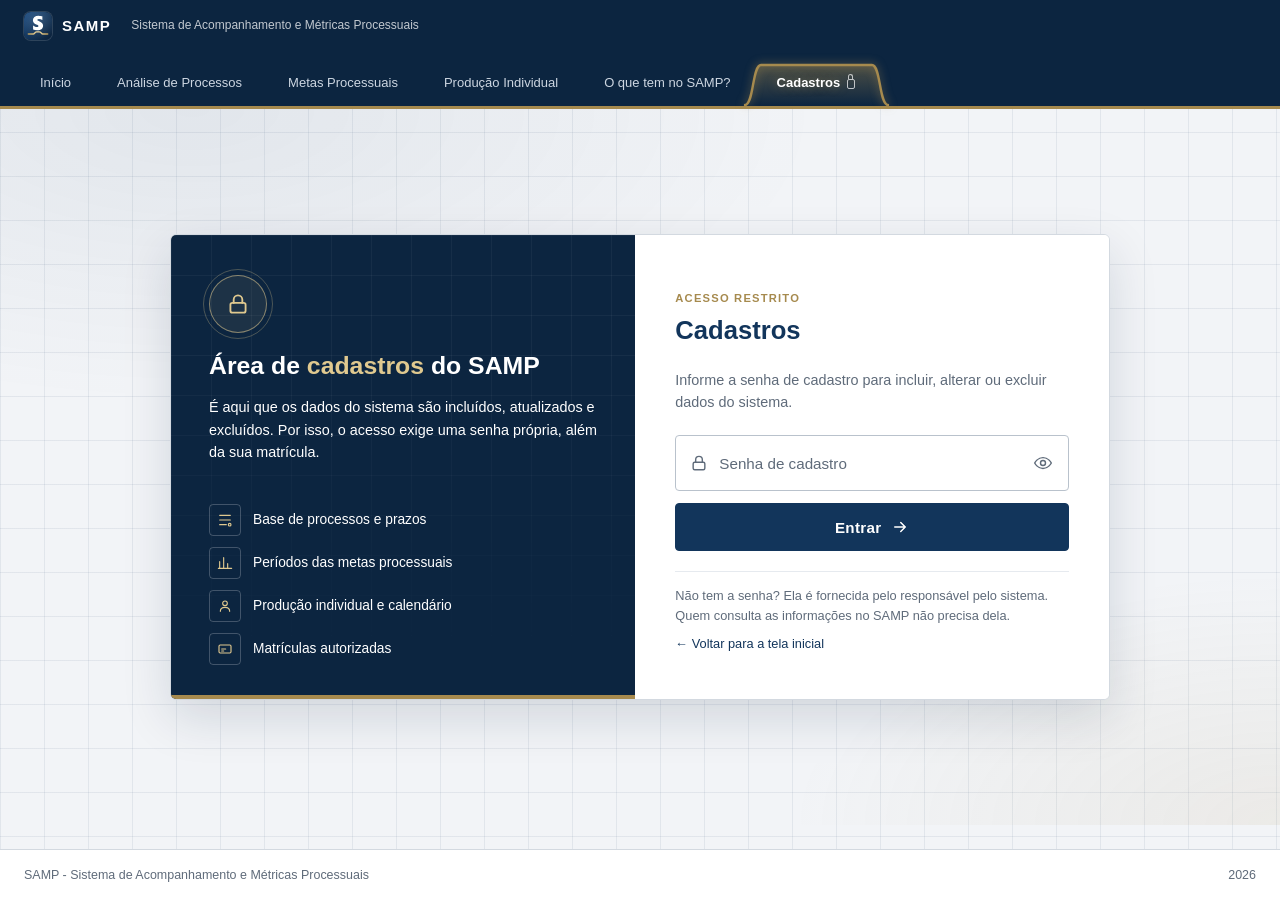
<file: cadastros.html>
<!DOCTYPE html>
<html lang="pt-BR">
<head>
<meta charset="UTF-8">
<meta name="viewport" content="width=device-width, initial-scale=1.0">
<meta name="theme-color" content="#0c2540">
<link rel="icon" href="favicon.ico" sizes="48x48">
<link rel="icon" href="icon.svg" type="image/svg+xml" sizes="any">
<link rel="icon" type="image/png" sizes="32x32" href="icon-32.png">
<link rel="icon" type="image/png" sizes="192x192" href="icon-192.png">
<link rel="apple-touch-icon" href="apple-touch-icon.png">
<link rel="manifest" href="manifest.webmanifest">
<meta name="application-name" content="SAMP">
<meta name="apple-mobile-web-app-title" content="SAMP">
<meta name="apple-mobile-web-app-capable" content="yes">
<meta name="mobile-web-app-capable" content="yes">
<title>SAMP - Cadastros</title>
<script src="https://cdn.sheetjs.com/xlsx-0.20.2/package/dist/xlsx.full.min.js" integrity="sha384-gx12pQMMYnabkTgbCHqqrT65RwDnXI/f/dU2H9JUmT0KUeiMF5bf+yroQBmX0Nuk" crossorigin="anonymous"></script>
<script src="config.js?v=20261007a"></script>
<link rel="stylesheet" href="theme.css?v=20261007a">
<style>
  .btn { padding: 9px 18px; cursor: pointer; display: inline-flex; align-items: center; font-size: .85rem; }
  .tabs { display: flex; }
  .tab { padding: 14px 20px; background: transparent; border: none; cursor: pointer; font-size: 14px; }
  /* navegação entre as seções de cadastro: barra fixa, ícones, selos de quantidade e indicador deslizante */
  .cad-nav { position: sticky; top: 51px; z-index: 40; margin-top: 4px; }
  .cad-nav .tabs { position: relative; display: flex; gap: 2px; padding: 0 6px !important; overflow-x: auto; scrollbar-width: none; background: #fff !important; border: 1px solid var(--line); border-bottom: 1px solid var(--line) !important; border-radius: var(--radius) var(--radius) 0 0 !important; transition: box-shadow .25s; }
  .cad-nav .tabs::-webkit-scrollbar { display: none; }
  body.rolou .cad-nav .tabs { box-shadow: 0 6px 16px rgba(12,37,64,.1); }
  .cad-nav .tab { display: inline-flex; align-items: center; gap: 10px; padding: 12px 16px !important; white-space: nowrap; border-radius: 4px 4px 0 0; position: relative; color: var(--muted) !important; transition: color .2s, background .2s; }
  .cad-nav .tab:hover { background: #f4f6f9 !important; color: var(--navy) !important; }
  .cad-nav .tab:focus-visible { outline: 2px solid var(--navy); outline-offset: -2px; }
  .cad-nav .tab.active { color: var(--navy) !important; border-bottom-color: transparent !important; }
  .cad-nav .tab .ti { width: 20px; height: 20px; flex: none; stroke: currentColor; fill: none; stroke-width: 1.7; stroke-linecap: round; stroke-linejoin: round; opacity: .8; transition: transform .25s, opacity .2s; }
  .cad-nav .tab.active .ti { opacity: 1; transform: translateY(-1px) scale(1.06); }
  .cad-nav .tl { display: flex; flex-direction: column; align-items: flex-start; line-height: 1.15; text-align: left; }
  .cad-nav .tl b { font-weight: 600; font-size: .9rem; }
  .cad-nav .tl small { font-size: .62rem; text-transform: uppercase; letter-spacing: .8px; color: #8a97a8; font-weight: 700; margin-top: 2px; }
  .cad-nav .tab.active .tl small { color: var(--gold); }
  .cad-nav .tb { min-width: 20px; height: 18px; padding: 0 6px; border-radius: 9px; background: var(--navy-soft); color: var(--navy); font-size: .68rem; font-weight: 700; display: none; align-items: center; justify-content: center; font-variant-numeric: tabular-nums; }
  .cad-nav .tb.on { display: inline-flex; }
  .cad-nav .tab.active .tb { background: var(--navy); color: #fff; }
  .cad-nav .tab.sujo::after { content: ""; position: absolute; top: 9px; right: 7px; width: 8px; height: 8px; border-radius: 50%; background: var(--warn); box-shadow: 0 0 0 2px #fff; animation: cad-pulso 1.6s ease-in-out infinite; }
  .cad-nav .tab-ind { height: 3px !important; background: var(--gold) !important; border-radius: 3px 3px 0 0 !important; box-shadow: 0 0 8px rgba(166,138,78,.5); }
  .cad-nav::after { content: ""; position: absolute; right: 0; top: 1px; bottom: 1px; width: 28px; background: linear-gradient(90deg, rgba(255,255,255,0), #fff); pointer-events: none; opacity: 0; transition: opacity .2s; border-radius: 0 var(--radius) 0 0; }
  .cad-nav.mais::after { opacity: 1; }
  .cad-ctx { display: flex; align-items: center; gap: 8px; flex-wrap: wrap; margin-top: 8px; font-size: .78rem; color: var(--muted); }
  .cad-ctx a { color: var(--navy); text-decoration: none; } .cad-ctx a:hover { text-decoration: underline; }
  .cad-ctx .sep { opacity: .5; }
  .cad-ctx b { color: var(--navy); font-weight: 600; }
  .pane { scroll-margin-top: 120px; }
  @keyframes cad-pulso { 0%, 100% { transform: scale(1); opacity: 1; } 50% { transform: scale(1.3); opacity: .65; } }
  @media (max-width: 720px) { .cad-nav { position: static; } .cad-nav .tl small { display: none; } .cad-nav .tab { padding: 11px 13px !important; } }
  @media (prefers-reduced-motion: reduce) { .cad-nav .tab.sujo::after { animation: none; } }
  .hidden { display: none !important; }
  .u-prod { border: 1px solid var(--line); border-radius: 4px; padding: 10px 14px 12px; margin: 6px 0 10px; max-width: 880px; }
  .u-prod legend { font-size: .78rem; font-weight: 600; color: var(--navy); padding: 0 6px; }
  .u-chk { display: inline-flex; align-items: center; gap: 8px; cursor: pointer; font-size: .88rem; }
  .u-prod-lista { display: grid; grid-template-columns: repeat(auto-fill, minmax(190px, 1fr)); gap: 4px 14px; margin: 10px 0 6px; max-height: 190px; overflow: auto; }
  .u-prod-lista.off { opacity: .45; pointer-events: none; }
  .u-prod-lista .u-chk { font-size: .84rem; }
  .u-prod-ac { display: flex; align-items: center; gap: 12px; font-size: .8rem; }
  /* ---------- acesso restrito ---------- */
  .gate-wrap { flex: 1; display: flex; align-items: center; justify-content: center; padding: 40px 20px; position: relative; overflow: hidden; }
  .gate-wrap::before { content: ""; position: absolute; inset: 0; pointer-events: none; background: radial-gradient(900px 420px at 15% 0%, rgba(18,53,91,.07), transparent 70%), radial-gradient(700px 360px at 100% 100%, rgba(166,138,78,.09), transparent 70%); }
  .gate { position: relative; width: 100%; max-width: 940px; display: grid; grid-template-columns: 1fr 1.02fr; background: #fff; border: 1px solid var(--line); border-radius: 6px; overflow: hidden; box-shadow: 0 18px 50px rgba(12,37,64,.14); animation: gt-sobe .6s both; }
  .gate-marca { position: relative; background: var(--navy-dark); color: #fff; padding: 40px 38px 34px; display: flex; flex-direction: column; justify-content: space-between; gap: 26px; overflow: hidden; }
  .gate-marca::before { content: ""; position: absolute; inset: 0; background-image: linear-gradient(rgba(255,255,255,.045) 1px, transparent 1px), linear-gradient(90deg, rgba(255,255,255,.045) 1px, transparent 1px); background-size: 40px 40px; mask-image: linear-gradient(to bottom, #000 25%, transparent 95%); -webkit-mask-image: linear-gradient(to bottom, #000 25%, transparent 95%); }
  .gate-marca::after { content: ""; position: absolute; left: 0; right: 0; bottom: 0; height: 4px; background: var(--gold); }
  .gate-marca > * { position: relative; z-index: 1; }
  .gt-cadeado { width: 58px; height: 58px; border-radius: 50%; border: 1px solid rgba(224,201,143,.55); display: grid; place-items: center; background: rgba(224,201,143,.08); animation: gt-sobe .6s .1s both; position: relative; }
  .gt-cadeado::after { content: ""; position: absolute; inset: -7px; border-radius: 50%; border: 1px solid rgba(224,201,143,.3); animation: gt-pulso 2.8s 1.2s ease-out infinite; }
  .gt-cadeado svg { width: 26px; height: 26px; stroke: #e0c98f; fill: none; stroke-width: 1.7; stroke-linecap: round; stroke-linejoin: round; }
  .gt-cadeado .arco { transform-origin: 8px 11px; transition: transform .35s ease; }
  .gate.digitando .gt-cadeado .arco { transform: translateY(-1.5px); }
  .gate-marca h2 { font-size: 1.55rem; font-weight: 600; line-height: 1.25; margin: 18px 0 8px; animation: gt-sobe .6s .18s both; }
  .gate-marca h2 em { font-style: normal; color: #e0c98f; }
  .gate-marca > div > p { opacity: .8; font-size: .9rem; line-height: 1.55; animation: gt-sobe .6s .26s both; }
  .gt-lista { list-style: none; display: grid; gap: 11px; margin: 0; padding: 0; }
  .gt-lista li { display: flex; align-items: center; gap: 12px; font-size: .86rem; opacity: 0; animation: gt-sobe .6s both; }
  .gt-lista li:nth-child(1) { animation-delay: .36s; } .gt-lista li:nth-child(2) { animation-delay: .44s; } .gt-lista li:nth-child(3) { animation-delay: .52s; } .gt-lista li:nth-child(4) { animation-delay: .6s; }
  .gt-lista svg { flex: none; width: 32px; height: 32px; padding: 7px; border: 1px solid rgba(255,255,255,.22); border-radius: 4px; stroke: #e0c98f; fill: none; stroke-width: 1.7; stroke-linecap: round; stroke-linejoin: round; }
  .gate-form { padding: 40px 40px 30px; display: flex; flex-direction: column; justify-content: center; background: #fff; }
  .gate-form .eyebrow { font-size: .7rem; letter-spacing: 1.2px; text-transform: uppercase; color: var(--gold); font-weight: 700; animation: gt-sobe .6s .2s both; }
  .gate-form h1 { font-size: 1.6rem; color: var(--navy); font-weight: 600; margin: 6px 0 6px; animation: gt-sobe .6s .26s both; }
  .gate-form .sub { color: var(--muted); font-size: .9rem; margin-bottom: 22px; line-height: 1.5; animation: gt-sobe .6s .32s both; }
  .gt-campo { position: relative; margin-bottom: 12px; animation: gt-sobe .6s .4s both; }
  .gt-campo .ico { position: absolute; left: 14px; top: 50%; width: 20px; height: 20px; margin-top: -10px; stroke: var(--muted); fill: none; stroke-width: 1.7; stroke-linecap: round; stroke-linejoin: round; transition: stroke .2s; pointer-events: none; }
  .gt-campo input { width: 100%; height: 56px; padding: 23px 48px 6px 44px; font-size: 1.05rem; border: 1px solid #b9c2cc !important; border-radius: var(--radius) !important; background: #fff; outline: none !important; margin: 0; transition: border-color .2s, box-shadow .2s; }
  .gt-campo input::placeholder { color: transparent; }
  .gt-campo label { position: absolute; left: 44px; top: 18px; font-size: .95rem; color: var(--muted); pointer-events: none; transform-origin: left top; transition: transform .2s ease, color .2s; }
  .gt-campo input:focus + label, .gt-campo input:not(:placeholder-shown) + label { transform: translateY(-11px) scale(.76); color: var(--navy); font-weight: 600; }
  .gt-campo input:focus { border-color: var(--navy) !important; box-shadow: 0 0 0 3px rgba(18,53,91,.14); }
  .gt-campo input:focus ~ .ico { stroke: var(--navy); }
  .gt-campo .foco { position: absolute; left: 0; right: 0; bottom: 0; height: 2px; background: var(--navy); border-radius: 0 0 3px 3px; transform: scaleX(0); transform-origin: left; transition: transform .3s ease; pointer-events: none; }
  .gt-campo input:focus ~ .foco { transform: scaleX(1); }
  .gt-campo.erro input { border-color: var(--bad) !important; box-shadow: 0 0 0 3px rgba(179,38,30,.12); }
  .gt-campo.erro .ico { stroke: var(--bad); }
  .gt-campo.balanca { animation: gt-balanca .45s; }
  .gt-olho { position: absolute; right: 6px; top: 50%; width: 40px; height: 40px; margin-top: -20px; display: grid; place-items: center; background: none; border: 0; border-radius: 4px; cursor: pointer; color: var(--muted); }
  .gt-olho:hover { background: var(--navy-soft); color: var(--navy); }
  .gt-olho svg { width: 20px; height: 20px; stroke: currentColor; fill: none; stroke-width: 1.7; stroke-linecap: round; stroke-linejoin: round; }
  .gt-olho .fechado { display: none; } .gt-olho.on .fechado { display: block; } .gt-olho.on .aberto { display: none; }
  .gt-avisos { min-height: 0; }
  .gt-caps { display: none; align-items: center; gap: 7px; font-size: .8rem; color: #7a5a14; background: #fbf3e0; border: 1px solid #ecd9a8; border-radius: 3px; padding: 6px 10px; margin-bottom: 10px; }
  .gt-caps.on { display: flex; animation: gt-desce .3s both; }
  .gt-erro { max-height: 0; overflow: hidden; opacity: 0; color: var(--bad); font-size: .84rem; transition: max-height .3s, opacity .3s, margin .3s; }
  .gt-erro.on { max-height: 80px; opacity: 1; margin: 0 0 10px; }
  .gt-entrar { width: 100%; height: 48px; display: inline-flex; align-items: center; justify-content: center; gap: 10px; background: var(--navy); color: #fff; border: 1px solid var(--navy); border-radius: var(--radius); font-size: .95rem; font-weight: 600; letter-spacing: .3px; cursor: pointer; position: relative; overflow: hidden; transition: background .2s, transform .1s; animation: gt-sobe .6s .48s both; }
  .gt-entrar:hover:not(:disabled) { background: var(--navy-dark); }
  .gt-entrar:active:not(:disabled) { transform: scale(.985); }
  .gt-entrar:disabled { cursor: progress; }
  .gt-entrar .seta { width: 18px; height: 18px; stroke: currentColor; fill: none; stroke-width: 2; stroke-linecap: round; stroke-linejoin: round; transition: transform .25s; }
  .gt-entrar:hover:not(:disabled) .seta { transform: translateX(5px); }
  .gt-entrar .giro { display: none; width: 18px; height: 18px; border: 2px solid rgba(255,255,255,.35); border-top-color: #fff; border-radius: 50%; animation: gt-gira .7s linear infinite; }
  .gt-entrar.carregando .seta { display: none; } .gt-entrar.carregando .giro { display: inline-block; }
  .gt-entrar::after { content: ""; position: absolute; left: 0; bottom: 0; height: 3px; width: 100%; background: var(--gold); transform: scaleX(0); transform-origin: left; }
  .gt-entrar.carregando::after { animation: gt-carrega 1.6s ease-in-out infinite; }
  .gt-ajuda { margin-top: 20px; padding-top: 14px; border-top: 1px solid var(--line-soft); color: var(--muted); font-size: .8rem; line-height: 1.55; animation: gt-sobe .6s .56s both; }
  .gt-ajuda b { color: var(--navy); font-weight: 600; }
  .gt-voltar { display: inline-block; margin-top: 8px; color: var(--navy); font-size: .8rem; text-decoration: none; }
  .gt-voltar:hover { text-decoration: underline; }
  @keyframes gt-sobe { from { opacity: 0; transform: translateY(14px); } to { opacity: 1; transform: none; } }
  @keyframes gt-desce { from { opacity: 0; transform: translateY(-6px); } to { opacity: 1; transform: none; } }
  @keyframes gt-pulso { 0% { opacity: .7; transform: scale(1); } 100% { opacity: 0; transform: scale(1.6); } }
  @keyframes gt-gira { to { transform: rotate(360deg); } }
  @keyframes gt-carrega { 0% { transform: scaleX(0); transform-origin: left; } 50% { transform: scaleX(1); transform-origin: left; } 51% { transform: scaleX(1); transform-origin: right; } 100% { transform: scaleX(0); transform-origin: right; } }
  @keyframes gt-balanca { 10%, 90% { transform: translateX(-2px); } 20%, 80% { transform: translateX(4px); } 30%, 50%, 70% { transform: translateX(-7px); } 40%, 60% { transform: translateX(7px); } }
  @media (max-width: 800px) {
    .gate { grid-template-columns: minmax(0, 1fr); max-width: 460px; }
    .gate-marca { padding: 22px 24px 20px; flex-direction: row; align-items: center; gap: 16px; }
    .gate-marca h2 { font-size: 1.15rem; margin: 0 0 2px; } .gate-marca > div > p, .gt-lista { display: none; }
    .gt-cadeado { width: 46px; height: 46px; flex: none; } .gate-form { padding: 28px 24px 24px; }
  }
  @media (prefers-reduced-motion: reduce) { .gate, .gate * { animation-duration: .01ms !important; animation-delay: 0s !important; animation-iteration-count: 1 !important; transition-duration: .01ms !important; } }
  .msg { font-size: .85rem; margin-top: 8px; min-height: 1.2em; }
  .msg.err { color: var(--bad); } .msg.ok { color: var(--ok); }
  .topline { display: flex; justify-content: space-between; align-items: center; flex-wrap: wrap; gap: 8px; }
  .tabs { margin-bottom: 0; }
  .pane { background: #fff; border: 1px solid var(--line); border-radius: 0 0 var(--radius) var(--radius); padding: 24px; }
  .pane h2 { font-size: 1.05rem; color: var(--navy); font-weight: 600; margin-bottom: 4px; }
  .pane .desc { color: var(--muted); font-size: .88rem; margin-bottom: 18px; }
  .row { display: flex; flex-wrap: wrap; gap: 12px; align-items: flex-end; margin-bottom: 16px; }
  .field { display: flex; flex-direction: column; gap: 4px; }
  .field label { font-size: .7rem; text-transform: uppercase; letter-spacing: .6px; color: var(--muted); font-weight: 600; }
  .field input, .field select { padding: 8px 10px; min-width: 120px; }
  .info { background: var(--navy-soft); color: var(--navy); border-radius: var(--radius); padding: 10px 14px; font-size: .88rem; margin-bottom: 16px; }
  .grid-wrap { overflow-x: auto; border: 1px solid var(--line); border-radius: var(--radius); margin: 8px 0 16px; }
  .grid-wrap table { min-width: 900px; }
  .grid-wrap td { padding: 4px 6px; }
  .grid-wrap td input { width: 100%; min-width: 70px; padding: 6px; text-align: right; }
  .grid-wrap td.m { text-align: left; font-weight: 600; white-space: nowrap; }
  .grid-wrap th.grp { background: var(--navy-dark) !important; text-align: center; }
  .x { background: none; border: none; color: var(--bad); cursor: pointer; font-weight: 700; }
  .savebar { position: sticky; bottom: 0; z-index: 20; display: flex; align-items: center; gap: 14px; flex-wrap: wrap; background: #fff; border-top: 1px solid var(--line); margin: 0 -24px -24px; padding: 14px 24px; }
  .dirty { display: none; font-size: .8rem; color: var(--warn); font-weight: 600; }
  .dirty.on { display: inline-flex; align-items: center; gap: 6px; }
  .dirty::before { content: ""; width: 8px; height: 8px; background: var(--warn); border-radius: 50%; }
  table.prev { width: 100%; font-size: .8rem; margin: 4px 0 12px; border: 1px solid var(--line); }
  table.prev td, table.prev th { text-align: left !important; font-weight: 400; color: var(--ink); }
  table.prev th { color: #fff; font-weight: 600; }
  .toasts { position: fixed; right: 20px; bottom: 20px; z-index: 2000; display: grid; gap: 8px; }
  .toastx { background: var(--navy-dark); color: #fff; padding: 11px 16px; border-radius: var(--radius); font-size: .85rem; border-left: 4px solid var(--gold); max-width: 360px; }
  .toastx.ok { border-left-color: #5fbf93; } .toastx.err { border-left-color: #e57373; background: #4a1613; }
  .drop { display: flex; flex-direction: column; align-items: center; gap: 4px; min-width: 330px; padding: 20px 26px; border: 2px dashed #b9c2cc; border-radius: var(--radius); background: #fafbfc; cursor: pointer; text-align: center; transition: border-color .2s, background .2s, transform .2s; }
  .drop:hover, .drop.over { border-color: var(--navy); background: var(--navy-soft); }
  .drop.over { transform: scale(1.015); }
  .drop svg { width: 30px; height: 30px; stroke: var(--navy); fill: none; stroke-width: 1.7; stroke-linecap: round; stroke-linejoin: round; transition: transform .25s; }
  .drop:hover svg, .drop.over svg { transform: translateY(-4px); }
  .drop b { color: var(--navy); font-size: .92rem; } .drop span { color: var(--muted); font-size: .78rem; }
  .drop em { font-style: normal; font-size: .8rem; color: var(--ok); font-weight: 600; min-height: 1em; }
  .toastx { animation: th-entra .3s ease both; }
  .grp { border-top: 1px solid var(--line-soft); padding: 10px 12px; }
  .grp:first-of-type { border-top: none; }
  .grp-top { display: flex; align-items: center; gap: 8px; font-size: .78rem; color: var(--muted); margin-bottom: 6px; }
  .grp-top input { width: 16px; height: 16px; accent-color: var(--navy); }
  .grp label.var { display: flex; align-items: baseline; gap: 8px; font-size: .84rem; padding: 3px 0; cursor: pointer; }
  .grp label.var input { accent-color: var(--navy); }
  .grp label.var small { color: var(--muted); white-space: nowrap; }
  .grp-acoes { padding: 10px 12px; display: flex; gap: 10px; align-items: center; border-top: 1px solid var(--line); background: #f7f8fa; }
  details.eq-box { margin-top: 12px; border: 1px solid var(--line); border-radius: var(--radius); background: #fff; }
  details.eq-box summary { cursor: pointer; padding: 9px 12px; font-size: .85rem; color: var(--navy); font-weight: 600; }
  details.vara-box summary { cursor: pointer; padding: 10px 12px; font-size: .85rem; color: var(--navy); font-weight: 600; }
  .vara-box { border: 1px solid var(--line); border-radius: var(--radius); margin: 4px 0 14px; background: #fff; }
  .vara-box h3 { font-size: .85rem; color: var(--navy); font-weight: 600; padding: 10px 12px 0; }
  .vara-box .sub { font-size: .78rem; color: var(--muted); padding: 2px 12px 8px; }
  .vara-scroll { max-height: 300px; overflow: auto; border-top: 1px solid var(--line-soft); }
  table.vr { width: 100%; font-size: .8rem; }
  table.vr th { position: sticky; top: 0; }
  table.vr td, table.vr th { text-align: left !important; font-weight: 400; color: var(--ink); padding: 6px 12px !important; }
  table.vr th { color: #fff; font-weight: 600; }
  table.vr td.n { text-align: right !important; }
  table.vr tr.aviso td { background: #fbf3e0 !important; }
  table.vr td.mudou { color: var(--navy); font-weight: 600; }
  table.usr { width: 100%; min-width: 640px; }
  table.usr td, table.usr th { text-align: left !important; }
  table.usr td:first-child { font-family: Consolas, monospace; }
  table.usr td:last-child { text-align: right !important; white-space: nowrap; }
  .tag-on, .tag-off { font-size: .72rem; font-weight: 600; padding: 2px 8px; border-radius: 3px; }
  .tag-on { background: #e5f1ea; color: var(--ok); } .tag-off { background: #f6e1df; color: var(--bad); }
  .lnk { background: none; border: none; color: var(--navy); cursor: pointer; font-size: .82rem; padding: 4px 8px; text-decoration: underline; }
  .lnk.rm { color: var(--bad); }
  .danger-zone { border-top: 1px solid var(--line); margin-top: 24px; padding-top: 16px; }
</style>
</head>
<body data-page="cadastros">
<script src="layout.js?v=20261007a"></script>

<!-- Acesso restrito -->
<div class="gate-wrap" id="gateWrap">
  <section class="gate" id="gate" aria-labelledby="gtTitulo">
    <aside class="gate-marca">
      <div>
        <div class="gt-cadeado" aria-hidden="true"><svg viewBox="0 0 24 24"><rect x="5" y="11" width="14" height="9" rx="1.8"/><path class="arco" d="M8 11V8a4 4 0 0 1 8 0v3"/></svg></div>
        <h2>Área de <em>cadastros</em> do SAMP</h2>
        <p>É aqui que os dados do sistema são incluídos, atualizados e excluídos. Por isso, o acesso exige uma senha própria, além da sua matrícula.</p>
      </div>
      <ul class="gt-lista">
        <li><svg viewBox="0 0 24 24"><path d="M4 5h16M4 12h16M4 19h10"/><circle cx="19" cy="19" r="2"/></svg>Base de processos e prazos</li>
        <li><svg viewBox="0 0 24 24"><path d="M4 20V10M10 20V4M16 20v-7M22 20H2"/></svg>Períodos das metas processuais</li>
        <li><svg viewBox="0 0 24 24"><circle cx="12" cy="8" r="3.5"/><path d="M5 20c0-3.6 3.1-6 7-6s7 2.4 7 6"/></svg>Produção individual e calendário</li>
        <li><svg viewBox="0 0 24 24"><rect x="3" y="6" width="18" height="12" rx="1.8"/><path d="M7 12h6M7 15h3"/></svg>Matrículas autorizadas</li>
      </ul>
    </aside>
    <div class="gate-form">
      <div class="eyebrow">Acesso restrito</div>
      <h1 id="gtTitulo">Cadastros</h1>
      <p class="sub">Informe a senha de cadastro para incluir, alterar ou excluir dados do sistema.</p>
      <form id="gateForm" autocomplete="off" novalidate>
        <div class="gt-campo" id="gtCampo">
          <svg class="ico" viewBox="0 0 24 24" aria-hidden="true"><rect x="5" y="11" width="14" height="9" rx="1.8"/><path d="M8 11V8a4 4 0 0 1 8 0v3"/></svg>
          <input type="password" id="senha" placeholder=" " autocomplete="off" autocapitalize="off" spellcheck="false" aria-label="Senha de cadastro" aria-describedby="gateMsg">
          <label for="senha">Senha de cadastro</label>
          <button type="button" class="gt-olho" id="gtOlho" aria-label="Mostrar senha" title="Mostrar ou ocultar a senha">
            <svg class="aberto" viewBox="0 0 24 24"><path d="M2 12s3.6-6.5 10-6.5S22 12 22 12s-3.6 6.5-10 6.5S2 12 2 12z"/><circle cx="12" cy="12" r="3"/></svg>
            <svg class="fechado" viewBox="0 0 24 24"><path d="M3 3l18 18M10.6 6.2A9.8 9.8 0 0 1 12 6c6.4 0 10 6 10 6a17 17 0 0 1-3.2 3.9M6.5 7.6C3.9 9.3 2 12 2 12s3.6 6 10 6c1.5 0 2.9-.3 4.1-.8"/><path d="M9.9 9.9a3 3 0 0 0 4.2 4.2"/></svg>
          </button>
          <span class="foco"></span>
        </div>
        <div class="gt-caps" id="gtCaps"><svg viewBox="0 0 24 24" width="16" height="16" fill="none" stroke="currentColor" stroke-width="1.8" stroke-linecap="round" stroke-linejoin="round"><path d="M12 4l7 8h-4v5H9v-5H5z"/><path d="M9 20h6"/></svg>Caps Lock está ativado.</div>
        <div class="gt-erro" id="gateMsg" role="alert" aria-live="assertive"></div>
        <button type="submit" class="gt-entrar" id="entrar"><span class="rot">Entrar</span><svg class="seta" viewBox="0 0 24 24"><path d="M5 12h14M13 6l6 6-6 6"/></svg><span class="giro"></span></button>
      </form>
      <div class="gt-ajuda">
        Não tem a senha? Ela é fornecida pelo responsável pelo sistema. Quem consulta as informações no SAMP não precisa dela.
        <br><a class="gt-voltar" href="index.html">&larr; Voltar para a tela inicial</a>
      </div>
    </div>
  </section>
</div>

<!-- Área autenticada -->
<main class="page hidden" id="app">
  <div class="header">
    <div class="topline">
      <div class="title"><h1>Cadastros</h1><p id="cadSub">Inclusões e exclusões de todos os módulos</p><div class="cad-ctx" aria-label="Você está em"><a href="index.html">Início</a><span class="sep">/</span><span>Cadastros</span><span class="sep">/</span><b id="cadAqui">Processos</b></div></div>
      <button class="btn" id="sair">Sair</button>
    </div>
  </div>

  <div class="cad-nav" id="cadNav"><div class="tabs" role="tablist" aria-label="Seções de cadastro">
    <button class="tab active" role="tab" id="tab_pProc" aria-selected="true" aria-controls="pProc" tabindex="0" data-pane="pProc" data-hash="processos"><svg class="ti" viewBox="0 0 24 24" aria-hidden="true"><path d="M4 5h16M4 12h16M4 19h10"/><circle cx="19" cy="19" r="2"/></svg><span class="tl"><b>Processos</b><small>Análise</small></span><span class="tb" id="tbProc"></span></button>
    <button class="tab" role="tab" id="tab_pPrazos" aria-selected="false" aria-controls="pPrazos" tabindex="-1" data-pane="pPrazos" data-hash="prazos"><svg class="ti" viewBox="0 0 24 24" aria-hidden="true"><circle cx="12" cy="12" r="8.5"/><path d="M12 7v5l3 2"/></svg><span class="tl"><b>Prazos</b><small>Análise</small></span></button>
    <button class="tab" role="tab" id="tab_pMetas" aria-selected="false" aria-controls="pMetas" tabindex="-1" data-pane="pMetas" data-hash="metas"><svg class="ti" viewBox="0 0 24 24" aria-hidden="true"><path d="M4 20V10M10 20V4M16 20v-7M22 20H2"/></svg><span class="tl"><b>Metas</b><small>Processuais</small></span></button>
    <button class="tab" role="tab" id="tab_pProd" aria-selected="false" aria-controls="pProd" tabindex="-1" data-pane="pProd" data-hash="producao"><svg class="ti" viewBox="0 0 24 24" aria-hidden="true"><circle cx="12" cy="8" r="3.5"/><path d="M5 20c0-3.6 3.1-6 7-6s7 2.4 7 6"/></svg><span class="tl"><b>Produção</b><small>Individual</small></span><span class="tb" id="tbProd"></span></button>
    <button class="tab" role="tab" id="tab_pUsers" aria-selected="false" aria-controls="pUsers" tabindex="-1" data-pane="pUsers" data-hash="usuarios"><svg class="ti" viewBox="0 0 24 24" aria-hidden="true"><rect x="3" y="6" width="18" height="12" rx="1.8"/><path d="M7 12h6M7 15h3"/></svg><span class="tl"><b>Matrículas</b><small>Acesso</small></span><span class="tb" id="tbUsers"></span></button>
  </div></div>

  <!-- PROCESSOS -->
  <div class="pane" id="pProc" role="tabpanel" aria-labelledby="tab_pProc" tabindex="-1">
    <h2>Base de processos</h2>
    <p class="desc">Importe a planilha (.xlsx) para substituir toda a base exibida em Análise de Processos.</p>
    <div class="info" id="procInfo">Carregando...</div>
    <div class="row">
      <label class="drop" id="drop" for="arquivo">
        <input type="file" id="arquivo" accept=".xlsx,.xls" hidden>
        <svg viewBox="0 0 24 24" aria-hidden="true"><path d="M12 16V4M7 9l5-5 5 5M4 16v3a1 1 0 0 0 1 1h14a1 1 0 0 0 1-1v-3"/></svg>
        <b>Arraste a planilha aqui</b><span>ou clique para selecionar (.xlsx)</span><em id="dropNome"></em>
      </label>
      <button class="btn btn-primary" id="importar" disabled>Substituir base pela planilha</button>
    </div>
    <div class="msg" id="procMsg"></div>
    <div id="previaVaras"></div>
    <div id="previaAssuntos"></div>
    <div id="preview"></div>
    <div class="danger-zone" style="border-top:none;margin-top:8px;padding-top:0">
      <h2 style="font-size:.95rem;margin:4px 0">Unificação de varas e assuntos</h2>
      <p class="desc" style="margin-bottom:10px">As varas são unificadas pela numeração (1 a 22 = Varas Comuns; 23 a 27 = JEF; adjuntos somam na vara correspondente). Assuntos escritos de formas diferentes também são unificados (grafia igual: automático; nomes parecidos: você confirma na prévia do upload, e a escolha vira regra). Para os processos que já estão cadastrados, use "Revisar assuntos da base atual" (mostra os nomes parecidos e aplica ao confirmar) ou "Reaplicar" (aplica só a grafia igual e as regras já salvas), sem precisar importar a planilha de novo.</p>
      <button class="btn" id="revisarBase">Revisar assuntos da base atual</button>
      <button class="btn" id="renormalizar">Reaplicar unificação na base atual</button>
      <details class="eq-box" id="eqBox"><summary>Regras de assuntos cadastradas <span class="chip" id="eqTotal"></span></summary>
        <div class="vara-scroll"><table class="vr"><thead><tr><th>Nome na planilha</th><th>Passa a ser</th><th></th></tr></thead><tbody id="eqLista"></tbody></table></div>
      </details>
    </div>
    <div class="danger-zone">
      <button class="btn btn-danger" id="excluirProc">Excluir todos os processos</button>
    </div>
  </div>

  <!-- PRAZOS -->
  <div class="pane hidden" id="pPrazos" role="tabpanel" aria-labelledby="tab_pPrazos" tabindex="-1">
    <h2>Classificação de prazos</h2>
    <p class="desc">Limites em dias usados para classificar os processos como normal, atenção ou atrasado.</p>
    <div class="row">
      <div class="field"><label>Normal (verde) - até</label><input type="number" id="pNormal" min="1" max="365"></div>
      <div class="field"><label>Atenção (amarelo) - até</label><input type="number" id="pAtencao" min="1" max="365"></div>
      <div class="field"><label>Atrasado (vermelho) - a partir de</label><input type="number" id="pAtrasado" min="1" max="365"></div>
      <div class="field"><label title="Linha 'Acima de X dias' exibida no topo de cada assunto, na aba Assuntos da Análise de Processos">Assuntos: listar acima de (dias)</label><input type="number" id="pDestaque" min="1" max="3650"></div>
      <button class="btn btn-primary" id="salvarPrazos">Salvar prazos</button>
    </div>
    <div class="msg" id="prazoMsg"></div>
  </div>

  <!-- METAS -->
  <div class="pane hidden" id="pMetas" role="tabpanel" aria-labelledby="tab_pMetas" tabindex="-1">
    <h2>Períodos de metas processuais</h2>
    <p class="desc">Cada gravação cria um novo período; o módulo Metas Processuais exibe sempre o mais recente.</p>
    <div class="row">
      <div class="field"><label>Período existente</label><select id="selPeriodo"></select></div>
      <button class="btn" id="carregarPeriodo">Carregar para edição</button>
      <button class="btn" id="novoPeriodo">Novo (em branco)</button>
      <button class="btn btn-danger" id="excluirPeriodo">Excluir período selecionado</button>
    </div>
    <div class="row">
      <button class="btn" id="addPrev">+ Mês anterior</button>
      <button class="btn" id="addNext">+ Mês posterior</button>
      <button class="btn" id="delFirst">Remover primeiro mês</button>
      <button class="btn" id="delLast">Remover último mês</button>
    </div>
    <div class="grid-wrap">
      <table>
        <thead>
          <tr><th rowspan="2">Mês/Ano</th><th colspan="4" class="grp">Varas Comuns</th><th colspan="4" class="grp">JEF</th><th rowspan="2"></th></tr>
          <tr><th>Recebidos</th><th>Calculados</th><th>Acervo</th><th>Tempo (dias)</th><th>Recebidos</th><th>Calculados</th><th>Acervo</th><th>Tempo (dias)</th></tr>
        </thead>
        <tbody id="gradeMetas"></tbody>
      </table>
    </div>
    <div class="msg" id="metaMsg"></div>
    <div class="savebar">
      <button class="btn btn-primary" id="salvarPeriodo">Salvar como novo período</button>
      <span class="dirty" id="dirtyChip">Alterações não salvas</span>
    </div>
  </div>
  <!-- PRODUÇÃO INDIVIDUAL -->
  <div class="pane hidden" id="pProd" role="tabpanel" aria-labelledby="tab_pProd" tabindex="-1">
    <h2>Produção Individual</h2>
    <p class="desc">Envie as planilhas "PRODUÇÃO SECAJ - Nome" (.xlsm, .xlsx ou .xlsb) logo após a virada do mês. Pode selecionar várias de uma vez. O sistema lê só a aba Produção: a lista de processos (data, número, objeto, prioridade, observação, recebido em e tipo). O mês em andamento é ignorado e cada envio substitui por completo os dados da pessoa, então reenviar nunca duplica.</p>
    <div class="info" id="prodInfo">Carregando...</div>
    <div class="row">
      <label class="drop" id="dropProd" for="arqProd">
        <input type="file" id="arqProd" accept=".xlsx,.xlsm,.xlsb,.xls" multiple hidden>
        <svg viewBox="0 0 24 24" aria-hidden="true"><path d="M12 16V4M7 9l5-5 5 5M4 16v3a1 1 0 0 0 1 1h14a1 1 0 0 0 1-1v-3"/></svg>
        <b>Arraste as planilhas aqui</b><span>ou clique para selecionar (várias)</span>
      </label>
      <button class="btn btn-primary" id="prodImportar" disabled>Importar planilhas selecionadas</button>
    </div>
    <div class="msg" id="prodMsg"></div>
    <div id="prodFila"></div>
    <h2 style="margin-top:22px">Pessoas já importadas</h2>
    <div class="grid-wrap" style="margin-top:6px">
      <table class="usr">
        <thead><tr><th>Pessoa</th><th>Processos</th><th>Período</th><th>Última importação</th><th></th></tr></thead>
        <tbody id="prodLista"></tbody>
      </table>
    </div>
    <h2 style="margin-top:26px">Calendário de ausências</h2>
    <p class="desc">Envie a planilha "CALENDÁRIO SECAJ" (.xls ou .xlsx). O sistema lê as cores de cada dia (férias, licença, treinamento, falta e recesso) e mostra essas ausências ao lado da produção de cada pessoa. Detalhes de saúde nunca são exibidos: licença médica aparece apenas como "licença". Cada envio substitui o calendário anterior. Teletrabalho não é tratado como ausência.</p>
    <div class="info" id="calInfo">Carregando...</div>
    <div class="row">
      <label class="drop" id="dropCal" for="arqCal">
        <input type="file" id="arqCal" accept=".xls,.xlsx" hidden>
        <svg viewBox="0 0 24 24" aria-hidden="true"><rect x="4" y="5" width="16" height="15" rx="1.5"/><path d="M4 10h16M9 3v4M15 3v4"/></svg>
        <b>Arraste o calendário aqui</b><span>ou clique para selecionar</span>
      </label>
      <button class="btn btn-primary" id="calImportar" disabled>Importar calendário</button>
      <button class="btn btn-danger" id="calExcluir">Excluir calendário</button>
    </div>
    <div class="msg" id="calMsg"></div>
    <div id="calMapa"></div>
    <div class="danger-zone" style="border-top:none;padding-top:0">
      <p class="desc" style="margin-bottom:8px">Os assuntos são agrupados por regras do sistema (por exemplo, "INSS", "inss" e "Benefício previdenciário" viram Previdenciário). Se as regras forem ajustadas, use o botão abaixo para refazer os números de todos sem enviar as planilhas de novo.</p>
      <button class="btn" id="prodRecalcular">Recalcular resumos</button>
    </div>
  </div>
  <!-- USUÁRIOS -->
  <div class="pane hidden" id="pUsers" role="tabpanel" aria-labelledby="tab_pUsers" tabindex="-1">
    <h2>Matrículas autorizadas</h2>
    <p class="desc">Somente quem tem a matrícula cadastrada aqui consegue entrar no SAMP. O sistema trata a pessoa pelo nome informado.</p>
    <div class="row">
      <div class="field"><label>Matrícula</label><input type="text" id="uMatricula" maxlength="30" autocomplete="off"></div>
      <div class="field"><label>Nome completo</label><input type="text" id="uNome" maxlength="120" autocomplete="off" style="min-width:280px"></div>
      <button class="btn btn-primary" id="uSalvar">Cadastrar</button>
      <button class="btn hidden" id="uCancelar">Cancelar edição</button>
    </div>
    <fieldset class="u-prod" id="uProd">
      <legend>Produção individual: quem esta matrícula pode ver em detalhe</legend>
      <p class="desc" style="margin:0 0 8px">A visão do Setor é de todos. Aqui você escolhe de quais pessoas esta matrícula poderá abrir a visão Individual.</p>
      <label class="u-chk"><input type="checkbox" id="uProdTodas"> <b>Todas</b> (inclusive as pessoas importadas depois)</label>
      <div class="u-prod-lista" id="uProdLista"></div>
      <div class="u-prod-ac"><button type="button" class="lnk" id="uProdMarcar">Marcar todas</button> <button type="button" class="lnk" id="uProdLimpar">Limpar</button> <span class="chip" id="uProdQtd"></span></div>
    </fieldset>
    <fieldset class="u-prod" id="uAus">
      <legend>Ausências: o que esta matrícula pode ver</legend>
      <label class="u-chk"><input type="checkbox" id="uAusDet"> <b>Pode ver o detalhe das ausências</b></label>
      <p class="desc" style="margin:6px 0 0">Com a opção marcada: tipo (férias, licença, treinamento, falta, recesso), períodos, observações e quem se ausentou. Sem ela, só aparece o total de dias úteis de ausência.</p>
    </fieldset>
    <div class="msg" id="userMsg"></div>
    <div class="row"><div class="field"><label>Buscar</label><input type="text" id="uBusca" placeholder="Nome ou matrícula" style="min-width:260px"></div><span class="chip" id="uTotal"></span></div>
    <div class="grid-wrap" style="margin-top:0">
      <table class="usr">
        <thead><tr><th>Matrícula</th><th>Nome</th><th>Situação</th><th>Produção individual</th><th>Detalhe das ausências</th><th>Último acesso</th><th></th></tr></thead>
        <tbody id="uLista"></tbody>
      </table>
    </div>
  </div>
</main>
<div class="toasts" id="toasts" aria-live="polite"></div>

<script>
(function () {
  const { SUPABASE_URL, SUPABASE_ANON_KEY } = window.APP_CONFIG;
  const sb = window.criarClienteLeitura({ senha: () => senha });
  const $ = (id) => document.getElementById(id);
  const CAMPOS = ['recebidos', 'calculados', 'acervo', 'tempo'];
  const NOMES = ['Jan','Fev','Mar','Abr','Mai','Jun','Jul','Ago','Set','Out','Nov','Dez'];
  let senha = '';

  function toast(texto, tipo) {
    const t = document.createElement('div'); t.className = 'toastx ' + (tipo || ''); t.textContent = texto;
    $('toasts').appendChild(t); setTimeout(() => t.remove(), 4500);
  }
  let dirty = false;
  function setDirty(v) { dirty = v; $('dirtyChip').classList.toggle('on', v); const t = document.querySelector('.cad-nav .tab[data-pane="pMetas"]'); if (t) { t.classList.toggle('sujo', v); t.title = v ? 'Há alterações não salvas neste período' : ''; } }
  const descartar = () => !dirty || confirm('Há alterações não salvas no período. Deseja descartá-las?');
  window.addEventListener('beforeunload', (e) => { if (dirty) { e.preventDefault(); e.returnValue = ''; } });

  const msg = (id, texto, tipo) => { const e = $(id); e.textContent = texto || ''; e.className = 'msg ' + (tipo || ''); };
  const label = (ym) => { const [a, m] = ym.split('-'); return `${NOMES[parseInt(m) - 1]}/${a}`; };

  /* ---------- chamada à função protegida ---------- */
  async function api(action, dados) {
    try {
      return await window.chamarSAMP({ senha, action, ...dados });
    } catch (e) {
      if (e.status === 401) { sair(); throw new Error(e.message || 'Senha incorreta'); }
      throw e;
    }
  }

  /* ---------- acesso ---------- */
  async function entrar(valor, silencioso) {
    senha = valor;
    try {
      await api('verify');
      try { sessionStorage.setItem('cad_senha', valor); } catch (e) {}
      $('gateWrap').classList.add('hidden'); $('app').classList.remove('hidden');
      iniciar();
    } catch (e) {
      senha = '';
      if (!silencioso) $('gateMsg').dataset.msg = e.message === 'Failed to fetch' ? 'Não foi possível contatar o servidor. A função "cadastros-function" foi publicada?' : (/incorreta/i.test(e.message) ? 'Senha incorreta. Confira e tente novamente.' : e.message);
    }
  }
  function sair() {
    senha = ''; try { sessionStorage.removeItem('cad_senha'); } catch (e) {}
    $('app').classList.add('hidden'); $('gateWrap').classList.remove('hidden'); $('senha').value = ''; $('gate').classList.remove('digitando'); setTimeout(() => $('senha').focus(), 50);
  }
  // formulário de acesso: carregamento, mensagem de erro com animação, mostrar senha e aviso de Caps Lock
  const gateErro = (txt) => {
    const e = $('gateMsg'); e.textContent = txt || ''; e.classList.toggle('on', !!txt);
    const c = $('gtCampo'); c.classList.toggle('erro', !!txt);
    if (txt) { c.classList.remove('balanca'); void c.offsetWidth; c.classList.add('balanca'); }
  };
  $('gateForm').addEventListener('submit', async (ev) => {
    ev.preventDefault();
    const b = $('entrar'), v = $('senha').value;
    if (!v) { gateErro('Digite a senha de cadastro.'); $('senha').focus(); return; }
    gateErro(''); b.disabled = true; b.classList.add('carregando'); b.querySelector('.rot').textContent = 'Verificando...';
    await entrar(v, false);
    b.disabled = false; b.classList.remove('carregando'); b.querySelector('.rot').textContent = 'Entrar';
    if ($('gateMsg').dataset.msg) { gateErro($('gateMsg').dataset.msg); $('gateMsg').dataset.msg = ''; $('senha').select(); }
  });
  $('senha').addEventListener('input', () => { $('gate').classList.toggle('digitando', $('senha').value.length > 0); if ($('gtCampo').classList.contains('erro')) gateErro(''); });
  $('gtOlho').onclick = () => { const mostrar = $('senha').type === 'password'; $('senha').type = mostrar ? 'text' : 'password'; $('gtOlho').classList.toggle('on', mostrar); $('gtOlho').setAttribute('aria-label', mostrar ? 'Ocultar senha' : 'Mostrar senha'); $('senha').focus(); };
  const caps = (e) => { if (e.getModifierState) $('gtCaps').classList.toggle('on', e.getModifierState('CapsLock')); };
  $('senha').addEventListener('keydown', caps); $('senha').addEventListener('keyup', caps); $('senha').addEventListener('blur', () => $('gtCaps').classList.remove('on'));
  $('sair').onclick = sair;
  /* navegação entre as seções: endereço (#producao), teclado (setas, Home, End), rolagem da barra e contexto no cabeçalho */
  const SECOES = {
    pProc: ['Processos', 'Base de processos exibida em Análise de Processos'],
    pPrazos: ['Prazos', 'Limites de classificação dos processos (normal, atenção e atrasado)'],
    pMetas: ['Metas', 'Períodos de metas processuais: recebidos, calculados, acervo e tempo'],
    pProd: ['Produção Individual', 'Planilhas de produção de cada pessoa e calendário de ausências'],
    pUsers: ['Matrículas', 'Quem pode entrar no SAMP'],
  };
  const abas = [...document.querySelectorAll('.cad-nav .tab')];
  function abrirAba(t, opc) {
    opc = opc || {};
    abas.forEach((x) => { const on = x === t; x.classList.toggle('active', on); x.setAttribute('aria-selected', on); x.tabIndex = on ? 0 : -1; });
    document.querySelectorAll('.pane').forEach((p) => p.classList.add('hidden')); $(t.dataset.pane).classList.remove('hidden');
    $('cadAqui').textContent = SECOES[t.dataset.pane][0]; $('cadSub').textContent = SECOES[t.dataset.pane][1];
    document.title = 'SAMP - Cadastros: ' + SECOES[t.dataset.pane][0];
    try { sessionStorage.setItem('cad_aba', t.dataset.pane); } catch (e) {}
    if (opc.hash !== false) { try { history.replaceState(null, '', '#' + t.dataset.hash); } catch (e) {} }
    const nav = t.parentElement, alvo = t.offsetLeft - (nav.clientWidth - t.offsetWidth) / 2;   // mantém a aba atual visível na barra rolável
    nav.scrollTo({ left: Math.max(0, alvo), behavior: opc.suave === false ? 'auto' : 'smooth' });
    if (opc.foco) t.focus();
    if (opc.rolar && window.scrollY > 160) { const topo = $('cadNav').getBoundingClientRect().top + window.scrollY - 52; window.scrollTo({ top: topo, behavior: 'smooth' }); }
  }
  abas.forEach((t) => {
    t.onclick = () => abrirAba(t, { rolar: true });
    t.addEventListener('keydown', (e) => {
      const i = abas.indexOf(t); let j = null;
      if (e.key === 'ArrowRight') j = (i + 1) % abas.length; else if (e.key === 'ArrowLeft') j = (i - 1 + abas.length) % abas.length;
      else if (e.key === 'Home') j = 0; else if (e.key === 'End') j = abas.length - 1;
      if (j !== null) { e.preventDefault(); abrirAba(abas[j], { foco: true }); }
    });
  });
  window.addEventListener('hashchange', () => { const t = abas.find((x) => x.dataset.hash === location.hash.slice(1)); if (t && !t.classList.contains('active')) abrirAba(t, { hash: false }); });
  const marcaBarra = () => { const tb = abas[0].parentElement; $('cadNav').classList.toggle('mais', tb.scrollWidth > tb.clientWidth + 2 && tb.scrollLeft + tb.clientWidth < tb.scrollWidth - 4); };
  abas[0].parentElement.addEventListener('scroll', marcaBarra, { passive: true }); window.addEventListener('resize', marcaBarra);
  const selo = (id, n) => { const e = $(id); if (!e) return; e.textContent = n > 99999 ? '99 mil+' : Number(n).toLocaleString('pt-BR'); e.classList.toggle('on', n > 0); };

  /* ---------- PROCESSOS ---------- */
  let preparados = null;
  async function infoProcessos() {
    const { count } = await sb.from('processos').select('id', { count: 'exact', head: true });
    const { data } = await sb.from('processos').select('data_importacao').order('data_importacao', { ascending: false }).limit(1);
    selo('tbProc', count || 0);
    $('procInfo').textContent = count
      ? `${count} processos cadastrados. Última importação: ${window.formatarDataHora(data[0].data_importacao)}.`
      : 'Nenhum processo cadastrado.';
  }
  /* ---------- unificação dos assuntos (planilha e base atual) ---------- */
  let gruposAssunto = [];
  async function previaAssuntos(lista) {
    const box = $('previaAssuntos'); box.innerHTML = '<p class="desc">Analisando os assuntos da planilha...</p>';
    const cont = new Map();
    lista.forEach((p) => cont.set(p.assunto_principal, (cont.get(p.assunto_principal) || 0) + 1));
    try {
      const r = await api('assuntos_previa', { assuntos: [...cont].map(([texto, qtd]) => ({ texto, qtd })) });
      desenharAssuntos(r, { base: false, recarregar: () => previaAssuntos(lista) });
    } catch (e) {
      gruposAssunto = [];
      box.innerHTML = `<p class="desc">Não foi possível analisar os assuntos (${esc2(e.message)}). Verifique se o SQL 09 foi executado e a função publicada.</p>`;
    }
  }
  async function revisarBase() {
    const box = $('previaAssuntos'); box.innerHTML = '<p class="desc">Analisando os assuntos da base atual...</p>';
    try {
      const r = await api('assuntos_previa_base');
      desenharAssuntos(r, { base: true, recarregar: revisarBase });
    } catch (e) {
      box.innerHTML = `<p class="desc">Não foi possível analisar a base (${esc2(e.message)}). Verifique se o SQL 09 foi executado e a função publicada.</p>`;
    }
  }
  function desenharAssuntos(r, opc) {
    const box = $('previaAssuntos'), esc = esc2;
    gruposAssunto = opc.base ? [] : r.grupos;
    const lista = r.grupos;
    const auto = r.automaticos.length
      ? `<details class="vara-box" style="border-left:0;border-right:0;border-radius:0;margin:0"><summary>${r.automaticos.length} nome(s) ${opc.base ? 'ainda não unificado(s) na base, mas que serão unificados' : 'unificado(s) automaticamente'} (mesma grafia ou regra já salva)</summary>` +
        `<div class="vara-scroll"><table class="vr"><thead><tr><th>Texto original</th><th>Passa a ser</th><th>Motivo</th><th class="n">Processos</th></tr></thead><tbody>` +
        r.automaticos.map((a) => `<tr><td>${esc(a.de)}</td><td class="mudou">${esc(a.para)}</td><td>${a.motivo === 'regra' ? 'Regra salva' : 'Só muda a grafia'}</td><td class="n">${a.qtd}</td></tr>`).join('') +
        '</tbody></table></div></details>'
      : '';
    const grupos = lista.length
      ? lista.map((g, gi) => `<div class="grp" data-g="${gi}">
          <div class="grp-top"><input type="checkbox" class="g-ok" id="gok${gi}" checked><label for="gok${gi}">Unificar este grupo (parecido: ${Math.round(g.similaridade * 100)}%) - escolha o nome final:</label></div>
          ${g.variantes.map((v, vi) => `<label class="var"><input type="radio" name="gn${gi}" value="${vi}"${vi === 0 ? ' checked' : ''}><span>${esc(v.texto)}</span><small>${v.qtd} processo(s)</small></label>`).join('')}
        </div>`).join('') +
        `<div class="grp-acoes"><button class="btn btn-primary" id="salvarGrupos">${opc.base ? 'Unificar os grupos marcados agora' : 'Unificar os grupos marcados e salvar a regra'}</button><span class="desc" style="margin:0">${opc.base ? 'Atualiza os processos já cadastrados e vale para as próximas planilhas.' : 'A regra vale para as próximas planilhas também.'}</span></div>`
      : '<div class="sub" style="padding:10px 12px;font-size:.82rem;color:var(--muted)">Nenhum assunto parecido para revisar.</div>';
    box.innerHTML = `<div class="vara-box"><h3>${opc.base ? 'Assuntos da base atual' : 'Unificação de assuntos'}</h3>` +
      `<div class="sub">${r.total_textos} nome(s) de assunto ${opc.base ? 'na base' : 'na planilha'}, ${r.total_finais} depois da unificação. ` +
      `${lista.length ? '<b style="color:var(--warn)">' + lista.length + ' grupo(s) de nomes parecidos para você revisar:</b>' : 'Nada a revisar.'}</div>` + grupos + auto + '</div>';
    const btn = $('salvarGrupos');
    if (btn) btn.onclick = async () => {
      const escolhidos = [...box.querySelectorAll('.grp')].filter((el) => el.querySelector('.g-ok').checked).map((el) => {
        const g = lista[+el.dataset.g], sel = +el.querySelector('input[type=radio]:checked').value;
        return { canonico: g.variantes[sel].texto, variantes: g.variantes.map((v) => v.texto) };
      });
      if (!escolhidos.length) return toast('Nenhum grupo marcado.', 'err');
      btn.disabled = true;
      try {
        const rs = await api('assuntos_equivalencias_salvar', { grupos: escolhidos });
        if (opc.base) {
          const ap = await api('processos_renormalizar');
          toast(`${rs.regras} regra(s) salva(s); ${ap.assuntos_unificados || 0} assunto(s) unificado(s) na base.`, 'ok');
          infoProcessos();
        } else toast(`${rs.regras} regra(s) salva(s). Os assuntos serão unificados na importação.`, 'ok');
        opc.recarregar(); carregarEquivalencias();
      } catch (e) { toast(e.message, 'err'); btn.disabled = false; }
    };
  }
  $('revisarBase').onclick = revisarBase;
  async function carregarEquivalencias() {
    try {
      const r = await api('assuntos_equivalencias_listar');
      $('eqTotal').textContent = r.data.length ? r.data.length + ' regra(s)' : 'nenhuma';
      $('eqLista').innerHTML = r.data.length
        ? r.data.map((x) => `<tr><td>${esc2(x.exemplo || x.chave)}</td><td class="mudou">${esc2(x.canonico)}</td><td><button class="lnk rm" data-chave="${esc2(x.chave)}">Remover</button></td></tr>`).join('')
        : '<tr><td colspan="3" style="color:var(--muted)">Nenhuma regra cadastrada.</td></tr>';
    } catch (e) { $('eqTotal').textContent = ''; }
  }
  $('eqLista').onclick = async (ev) => {
    const b = ev.target.closest('button[data-chave]'); if (!b) return;
    if (!confirm('Remover esta regra? Os próximos uploads voltam a tratar esse nome como assunto separado.')) return;
    try { await api('assuntos_equivalencias_excluir', { chave: b.dataset.chave }); toast('Regra removida.', 'ok'); carregarEquivalencias(); }
    catch (e) { toast(e.message, 'err'); }
  };

  /* ---------- prévia da unificação das varas ---------- */
  async function previaVaras(lista) {
    const box = $('previaVaras'); box.innerHTML = '<p class="desc">Analisando as varas da planilha...</p>';
    const cont = new Map();
    lista.forEach((p) => cont.set(p.orgao_julgador, (cont.get(p.orgao_julgador) || 0) + 1));
    try {
      const r = await api('processos_previa', { unidades: [...cont].map(([texto, qtd]) => ({ texto, qtd })) });
      const esc = (x) => String(x).replace(/[&<>]/g, (c) => ({ '&': '&amp;', '<': '&lt;', '>': '&gt;' }[c]));
      const avisos = r.linhas.filter((l) => l.aviso).length;
      const tipo = (l) => (l.tipo ? (l.adjunto ? 'Adjunto ' + (l.tipo === 'jef' ? 'JEF' : 'Cível') : (l.tipo === 'jef' ? 'Vara JEF' : 'Vara comum')) : '-');
      box.innerHTML = `<div class="vara-box"><h3>Unificação das varas</h3>` +
        `<div class="sub">${r.linhas.length} texto(s) diferente(s) na planilha viram ${r.varas.length} vara(s).` +
        `${avisos ? ' <b style="color:var(--warn)">' + avisos + ' linha(s) com aviso (destacadas): confira antes de importar.</b>' : ' Nenhum aviso.'}</div>` +
        `<div class="vara-scroll"><table class="vr"><thead><tr><th>Texto na planilha</th><th>Vara unificada</th><th>Tipo da unidade</th><th class="n">Processos</th></tr></thead><tbody>` +
        r.linhas.map((l) => `<tr${l.aviso ? ' class="aviso" title="' + esc(l.aviso) + '"' : ''}><td>${esc(l.texto)}</td>` +
          `<td${l.texto !== l.nome ? ' class="mudou"' : ''}>${esc(l.nome)}</td><td>${tipo(l)}${l.aviso ? ' - ' + esc(l.aviso) : ''}</td><td class="n">${l.qtd}</td></tr>`).join('') +
        '</tbody></table></div></div>';
    } catch (e) {
      box.innerHTML = `<p class="desc">Não foi possível exibir a prévia das varas (${esc2(e.message)}). A unificação será aplicada mesmo assim na importação.</p>`;
    }
  }
  const esc2 = (x) => String(x).replace(/[&<>]/g, (c) => ({ '&': '&amp;', '<': '&lt;', '>': '&gt;' }[c]));
  $('renormalizar').onclick = async () => {
    if (!confirm('Aplicar a unificação das varas a todos os processos já cadastrados?')) return;
    $('renormalizar').disabled = true;
    try { const r = await api('processos_renormalizar'); msg('procMsg', `Unificação aplicada: ${r.processos} processos, ${r.textos_distintos} texto(s) de vara, ${r.assuntos_unificados || 0} assunto(s) unificado(s).`, 'ok'); toast('Varas unificadas na base atual.', 'ok'); infoProcessos(); }
    catch (e) { msg('procMsg', e.message, 'err'); }
    $('renormalizar').disabled = false;
  };

  /* área de arrastar e soltar */
  const drop = $('drop');
  ['dragenter', 'dragover'].forEach((t) => drop.addEventListener(t, (e) => { e.preventDefault(); drop.classList.add('over'); }));
  ['dragleave', 'drop'].forEach((t) => drop.addEventListener(t, (e) => { e.preventDefault(); drop.classList.remove('over'); }));
  drop.addEventListener('drop', (e) => {
    const f = e.dataTransfer && e.dataTransfer.files[0];
    if (!f) return;
    if (!/\.xlsx?$/i.test(f.name)) { msg('procMsg', 'Envie um arquivo .xlsx ou .xls.', 'err'); return; }
    const dt = new DataTransfer(); dt.items.add(f); $('arquivo').files = dt.files;
    $('arquivo').dispatchEvent(new Event('change'));
  });
  $('arquivo').addEventListener('change', () => { const f = $('arquivo').files[0]; $('dropNome').textContent = f ? f.name : ''; });
  $('arquivo').onchange = (ev) => {
    preparados = null; $('importar').disabled = true; msg('procMsg', ''); $('preview').innerHTML = ''; $('previaVaras').innerHTML = ''; $('previaAssuntos').innerHTML = '';
    const file = ev.target.files[0]; if (!file) return;
    const reader = new FileReader();
    reader.onload = (e) => {
      try {
        const wb = XLSX.read(new Uint8Array(e.target.result), { type: 'array' });
        const json = XLSX.utils.sheet_to_json(wb.Sheets[wb.SheetNames[0]]);
        const headers = Object.keys(json[0] || {}), col = {};
        for (const exp of ['Unidade', 'Número do Processo', 'Assunto', 'Dias na Tarefa', 'Advogado do Polo Ativo (principal)', 'Polo Passivo (principal)'])
          for (const h of headers) if (h.trim() === exp) { col[exp] = h; break; }
        if (!col['Número do Processo']) return msg('procMsg', 'Coluna "Número do Processo" não encontrada.', 'err');
        const rx = /^\d{7}-\d{2}\.\d{4}\.\d\.\d{2}\.\d{4}$/, vistos = new Set(), lista = [];
        for (const row of json) {
          const num = row[col['Número do Processo']]?.toString().trim() || '';
          if (!rx.test(num) || vistos.has(num)) continue;
          vistos.add(num);
          lista.push({
            numero_processo: num,
            orgao_julgador: row[col['Unidade']]?.toString().trim() || 'Não informada',
            dias_chegada: parseInt(row[col['Dias na Tarefa']]) || 0,
            assunto_principal: row[col['Assunto']]?.toString().trim() || 'Sem assunto',
            polo_passivo: row[col['Polo Passivo (principal)']]?.toString().trim() || 'Não informado',
            advogado_polo_ativo: row[col['Advogado do Polo Ativo (principal)']]?.toString().trim() || 'Não informado'
          });
        }
        if (!lista.length) return msg('procMsg', 'Nenhum processo válido encontrado na planilha.', 'err');
        preparados = lista; $('importar').disabled = false; previaVaras(lista); previaAssuntos(lista);
        const esc = (x) => String(x).replace(/[&<>]/g, (c) => ({ '&': '&amp;', '<': '&lt;', '>': '&gt;' }[c]));
        $('preview').innerHTML = '<table class="prev"><thead><tr><th>Processo</th><th>Unidade</th><th>Assunto</th><th>Dias</th></tr></thead><tbody>' +
          lista.slice(0, 5).map((p) => `<tr><td>${esc(p.numero_processo)}</td><td>${esc(p.orgao_julgador)}</td><td>${esc(p.assunto_principal)}</td><td>${p.dias_chegada}</td></tr>`).join('') +
          '</tbody></table>';
        msg('procMsg', `${lista.length} processos válidos prontos para importar. A base atual será substituída.`, 'ok');
      } catch (err) { msg('procMsg', 'Não foi possível ler o arquivo.', 'err'); }
    };
    reader.readAsArrayBuffer(file);
  };
  $('importar').onclick = async () => {
    if (!preparados || !confirm(`Substituir toda a base por ${preparados.length} processos?`)) return;
    if (gruposAssunto.length && !confirm(`Atenção: há ${gruposAssunto.length} grupo(s) de assuntos parecidos ainda NÃO unificados (por exemplo "Lei" x "LL"). Se importar agora, eles continuarão separados.\n\nImportar mesmo assim? (Você poderá unificá-los depois em "Revisar assuntos da base atual".)`)) return;
    $('importar').disabled = true; msg('procMsg', 'Enviando...');
    try {
      const r = await api('processos_substituir', { rows: preparados });
      msg('procMsg', `${r.total} processos importados.`, 'ok'); toast(`${r.total} processos importados.`, 'ok'); $('preview').innerHTML = ''; $('previaVaras').innerHTML = ''; $('previaAssuntos').innerHTML = ''; preparados = null; revisarBase(); $('arquivo').value = ''; $('dropNome').textContent = ''; infoProcessos();
    } catch (e) { msg('procMsg', e.message, 'err'); $('importar').disabled = false; }
  };
  $('excluirProc').onclick = async () => {
    if (!confirm('Excluir TODOS os processos cadastrados? Esta ação não pode ser desfeita.')) return;
    try { await api('processos_excluir_todos'); msg('procMsg', 'Todos os processos foram excluídos.', 'ok'); toast('Todos os processos foram excluídos.', 'ok'); infoProcessos(); }
    catch (e) { msg('procMsg', e.message, 'err'); }
  };

  /* ---------- PRAZOS ---------- */
  async function carregarPrazos() {
    const { data } = await sb.from('configuracoes').select('chave, valor');
    const m = { normal: 60, atencao: 120, atrasado: 121, destaque: 60 };
    (data || []).forEach((i) => {
      if (i.chave === 'prazo_normal_max') m.normal = parseInt(i.valor);
      if (i.chave === 'prazo_atencao_max') m.atencao = parseInt(i.valor);
      if (i.chave === 'prazo_atrasado_min') m.atrasado = parseInt(i.valor);
      if (i.chave === 'prazo_destaque_assunto' && parseInt(i.valor) > 0) m.destaque = parseInt(i.valor);
    });
    $('pNormal').value = m.normal; $('pAtencao').value = m.atencao; $('pAtrasado').value = m.atrasado; $('pDestaque').value = m.destaque;
  }
  $('salvarPrazos').onclick = async () => {
    const p = { normal_max: +$('pNormal').value, atencao_max: +$('pAtencao').value, atrasado_min: +$('pAtrasado').value, destaque_assunto: +$('pDestaque').value };
    if (!(p.normal_max < p.atencao_max && p.atencao_max < p.atrasado_min)) return msg('prazoMsg', 'Os valores devem ser crescentes: Normal < Atenção < Atrasado.', 'err');
    if (!Number.isInteger(p.destaque_assunto) || p.destaque_assunto < 1 || p.destaque_assunto > 3650) return msg('prazoMsg', 'Informe, em "Assuntos: listar acima de", um número de dias entre 1 e 3650.', 'err');
    try { await api('prazos_salvar', { prazos: p }); msg('prazoMsg', 'Prazos salvos.', 'ok'); toast('Prazos salvos.', 'ok'); }
    catch (e) { msg('prazoMsg', e.message, 'err'); }
  };

  /* ---------- METAS ---------- */
  let meses = [], D = vazio(0);
  function vazio(n) { const f = () => ({ recebidos: Array(n).fill(0), calculados: Array(n).fill(0), acervo: Array(n).fill(0), tempo: Array(n).fill(0) }); return { varas: f(), jef: f() }; }

  function desenhar() {
    const tb = $('gradeMetas'); tb.innerHTML = '';
    meses.forEach((ym, i) => {
      const tr = tb.insertRow();
      const c0 = tr.insertCell(); c0.className = 'm'; c0.textContent = label(ym);
      for (const aba of ['varas', 'jef']) for (const campo of CAMPOS) {
        const inp = document.createElement('input');
        inp.type = 'text'; inp.inputMode = campo === 'tempo' ? 'decimal' : 'numeric';
        inp.value = D[aba][campo][i] ?? 0;
        inp.onchange = () => {
          const v = parseFloat(String(inp.value).replace(',', '.'));
          D[aba][campo][i] = isFinite(v) && v >= 0 ? (campo === 'tempo' ? Math.round(v * 10) / 10 : Math.round(v)) : 0;
          inp.value = D[aba][campo][i]; setDirty(true);
        };
        tr.insertCell().appendChild(inp);
      }
      const cx = tr.insertCell(); const x = document.createElement('button');
      x.className = 'x'; x.textContent = '✕'; x.title = 'Remover este mês';
      x.onclick = () => remover(i); cx.appendChild(x);
    });
  }
  function remover(i) {
    if (meses.length <= 1) return msg('metaMsg', 'O período precisa ter ao menos um mês.', 'err');
    meses.splice(i, 1); setDirty(true);
    for (const a of ['varas', 'jef']) for (const c of CAMPOS) D[a][c].splice(i, 1);
    desenhar();
  }
  function somar(ym, d) { let [a, m] = ym.split('-').map(Number); m += d; if (m < 1) { m = 12; a--; } if (m > 12) { m = 1; a++; } return `${a}-${String(m).padStart(2, '0')}`; }
  $('addPrev').onclick = () => { setDirty(true); meses.unshift(somar(meses[0], -1)); for (const a of ['varas', 'jef']) for (const c of CAMPOS) D[a][c].unshift(0); desenhar(); };
  $('addNext').onclick = () => { setDirty(true); meses.push(somar(meses[meses.length - 1], 1)); for (const a of ['varas', 'jef']) for (const c of CAMPOS) D[a][c].push(0); desenhar(); };
  $('delFirst').onclick = () => remover(0);
  $('delLast').onclick = () => remover(meses.length - 1);

  async function listarPeriodos(selecionar) {
    const { data } = await sb.from('config_periodos').select('id, nome_periodo').order('id', { ascending: false });
    const s = $('selPeriodo'); s.innerHTML = '';
    (data || []).forEach((p) => s.add(new Option(p.nome_periodo, p.id)));
    if (selecionar) s.value = selecionar;
    return data || [];
  }
  async function carregar(id) {
    if (!descartar()) return;
    const { data: per } = await sb.from('config_periodos').select('*').eq('id', id).single();
    const { data: dados } = await sb.from('dados_processos').select('*').eq('periodo_id', id);
    meses = [...per.meses]; D = vazio(meses.length);
    for (const a of ['varas', 'jef']) for (const c of CAMPOS) {
      const reg = (dados || []).find((r) => r.aba === a && r.tipo === c);
      if (reg?.valores) D[a][c] = [...reg.valores];
    }
    desenhar(); setDirty(false); msg('metaMsg', `Período carregado: ${per.nome_periodo}`, 'ok');
  }
  $('carregarPeriodo').onclick = () => $('selPeriodo').value && carregar($('selPeriodo').value);
  $('novoPeriodo').onclick = () => {
    if (!descartar()) return;
    const h = new Date(); meses = [`${h.getFullYear()}-${String(h.getMonth() + 1).padStart(2, '0')}`]; D = vazio(1);
    desenhar(); setDirty(false); msg('metaMsg', 'Período em branco. Use "+ Mês anterior" para adicionar meses.', '');
  };
  $('salvarPeriodo').onclick = async () => {
    if (!confirm(`Salvar novo período com ${meses.length} meses (${label(meses[0])} a ${label(meses[meses.length - 1])})?`)) return;
    try {
      const r = await api('periodo_salvar', { meses, labels: meses.map(label), varas: D.varas, jef: D.jef });
      await listarPeriodos(r.id); setDirty(false); msg('metaMsg', 'Período salvo. Já aparece em Metas Processuais.', 'ok'); toast('Período salvo.', 'ok');
    } catch (e) { msg('metaMsg', e.message, 'err'); }
  };
  $('excluirPeriodo').onclick = async () => {
    const id = $('selPeriodo').value; if (!id) return;
    if (!confirm(`Excluir o período "${$('selPeriodo').selectedOptions[0].text}"? Esta ação não pode ser desfeita.`)) return;
    try {
      await api('periodo_excluir', { id: +id });
      const lista = await listarPeriodos(); msg('metaMsg', 'Período excluído.', 'ok'); toast('Período excluído.', 'ok');
      setDirty(false);
      if (lista.length) carregar(lista[0].id);
    } catch (e) { msg('metaMsg', e.message, 'err'); }
  };


  /* ---------- USUÁRIOS ---------- */
  let usuarios = [], editando = null;
  const escH = (x) => String(x).replace(/[&<>"]/g, (c) => ({ '&': '&amp;', '<': '&lt;', '>': '&gt;', '"': '&quot;' }[c]));
  async function carregarUsuarios() {
    try { usuarios = (await api('usuarios_listar')).data || []; desenharUsuarios(); await carregarPessoasProd(); }
    catch (e) { msg('userMsg', e.message, 'err'); }
  }
  function desenharUsuarios() {
    const q = $('uBusca').value.trim().toLowerCase();
    const vis = usuarios.filter((u) => !q || u.nome.toLowerCase().includes(q) || u.matricula.toLowerCase().includes(q));
    $('uTotal').textContent = `${usuarios.filter((u) => u.ativo).length} ativos de ${usuarios.length}`;
    selo('tbUsers', usuarios.filter((u) => u.ativo).length);
    $('uLista').innerHTML = vis.length ? vis.map((u) => `<tr>
      <td>${escH(u.matricula)}</td><td>${escH(u.nome)}</td>
      <td><span class="${u.ativo ? 'tag-on' : 'tag-off'}">${u.ativo ? 'Autorizada' : 'Bloqueada'}</span></td>
      <td>${u.producao_todas ? 'Todas' : (u.producao_pessoas || []).length ? `<span title="${escH(u.producao_pessoas.join(', '))}">${u.producao_pessoas.length} ${u.producao_pessoas.length === 1 ? 'pessoa' : 'pessoas'}</span>` : '<span style="color:var(--muted)">Nenhuma</span>'}</td>
      <td>${u.ausencias_detalhe ? 'Detalhado' : '<span style="color:var(--muted)">Só o total</span>'}</td>
      <td>${u.ultimo_acesso ? window.formatarDataHora(u.ultimo_acesso) : '-'}</td>
      <td><button class="lnk" data-a="ed" data-m="${escH(u.matricula)}">Editar</button>
          <button class="lnk" data-a="at" data-m="${escH(u.matricula)}">${u.ativo ? 'Bloquear' : 'Autorizar'}</button>
          ${u.tem_senha ? `<button class="lnk" data-a="rs" data-m="${escH(u.matricula)}">Redefinir senha</button>` : ''}
          <button class="lnk rm" data-a="ex" data-m="${escH(u.matricula)}">Excluir</button></td></tr>`).join('')
      : '<tr><td colspan="7" style="text-align:center!important;color:var(--muted)">Nenhuma matrícula cadastrada.</td></tr>';
  }

  /* produções individuais liberadas: "Todas" ou pessoas marcadas */
  let pessoasProd = [];
  function desenharProdAcesso(todas, marcadas) {
    const sel = new Set(marcadas || []);
    $('uProdTodas').checked = !!todas;
    // pessoas liberadas que já não existem na produção importada continuam listadas, para o admin enxergar e poder desmarcar
    const nomes = [...new Set([...pessoasProd, ...sel])].sort((a, b) => a.localeCompare(b, 'pt-BR'));
    $('uProdLista').innerHTML = nomes.length
      ? nomes.map((n) => `<label class="u-chk"><input type="checkbox" value="${escH(n)}"${sel.has(n) ? ' checked' : ''}> ${escH(n)}</label>`).join('')
      : '<span class="desc" style="margin:0">Nenhuma produção importada ainda (aba Produção Individual).</span>';
    atualizarProdAcesso();
  }
  function atualizarProdAcesso() {
    const todas = $('uProdTodas').checked, caixas = [...$('uProdLista').querySelectorAll('input')];
    $('uProdLista').classList.toggle('off', todas);
    $('uProdQtd').textContent = todas ? 'Todas as pessoas' : `${caixas.filter((c) => c.checked).length} de ${caixas.length} pessoas`;
  }
  const lerProdAcesso = () => ({ producao_todas: $('uProdTodas').checked, producao_pessoas: [...$('uProdLista').querySelectorAll('input:checked')].map((c) => c.value), ausencias_detalhe: $('uAusDet').checked });
  $('uProdTodas').onchange = atualizarProdAcesso;
  $('uProdLista').onchange = atualizarProdAcesso;
  $('uProdMarcar').onclick = () => { $('uProdLista').querySelectorAll('input').forEach((c) => { c.checked = true; }); atualizarProdAcesso(); };
  $('uProdLimpar').onclick = () => { $('uProdLista').querySelectorAll('input').forEach((c) => { c.checked = false; }); atualizarProdAcesso(); };
  async function carregarPessoasProd() {
    try { pessoasProd = (await api('producao_pessoas')).pessoas || []; } catch (e) { pessoasProd = []; }
    if (!editando) desenharProdAcesso(false, []);
  }

  function limparFormUsuario() {
    editando = null; $('uMatricula').value = ''; $('uNome').value = ''; $('uMatricula').disabled = false;
    $('uSalvar').textContent = 'Cadastrar'; $('uCancelar').classList.add('hidden');
    desenharProdAcesso(false, []);   // matrícula nova: nenhuma produção marcada até o admin escolher
    $('uAusDet').checked = false;    // e sem o detalhe das ausências
  }
  $('uBusca').oninput = desenharUsuarios;
  $('uCancelar').onclick = () => { limparFormUsuario(); msg('userMsg', ''); };
  $('uSalvar').onclick = async () => {
    const matricula = $('uMatricula').value.trim(), nome = $('uNome').value.trim();
    if (!matricula || !nome) return msg('userMsg', 'Informe a matrícula e o nome.', 'err');
    try {
      await api('usuarios_salvar', { matricula, nome, ...lerProdAcesso() });
      toast(editando ? 'Cadastro atualizado.' : 'Matrícula cadastrada.', 'ok'); msg('userMsg', '');
      limparFormUsuario(); carregarUsuarios();
    } catch (e) { msg('userMsg', e.message, 'err'); }
  };
  $('uLista').onclick = async (ev) => {
    const b = ev.target.closest('button[data-a]'); if (!b) return;
    const u = usuarios.find((x) => x.matricula === b.dataset.m); if (!u) return;
    try {
      if (b.dataset.a === 'ed') {
        editando = u.matricula; $('uMatricula').value = u.matricula; $('uMatricula').disabled = true; $('uNome').value = u.nome;
        desenharProdAcesso(u.producao_todas, u.producao_pessoas); $('uAusDet').checked = !!u.ausencias_detalhe;
        $('uSalvar').textContent = 'Salvar alterações'; $('uCancelar').classList.remove('hidden'); $('uNome').focus();
      } else if (b.dataset.a === 'at') {
        await api('usuarios_ativar', { matricula: u.matricula, ativo: !u.ativo });
        toast(u.ativo ? 'Acesso bloqueado.' : 'Acesso autorizado.', 'ok'); carregarUsuarios();
      } else if (b.dataset.a === 'rs') {
        if (!confirm(`Redefinir a senha de ${u.nome} (${u.matricula})? No próximo acesso a pessoa precisará escolher uma nova senha.`)) return;
        await api('usuarios_resetar_senha', { matricula: u.matricula });
        toast('Senha redefinida.', 'ok'); carregarUsuarios();
      } else if (b.dataset.a === 'ex') {
        if (!confirm(`Excluir a matrícula ${u.matricula} (${u.nome})? A pessoa perderá o acesso ao SAMP.`)) return;
        await api('usuarios_excluir', { matricula: u.matricula });
        toast('Matrícula excluída.', 'ok'); carregarUsuarios();
      }
    } catch (e) { msg('userMsg', e.message, 'err'); }
  };

  /* ---------- PRODUÇÃO INDIVIDUAL ---------- */
  const MESES_PT = ['jan', 'fev', 'mar', 'abr', 'mai', 'jun', 'jul', 'ago', 'set', 'out', 'nov', 'dez'];
  const dataBR = (iso) => iso ? `${MESES_PT[+iso.slice(5, 7) - 1]}/${iso.slice(0, 4)}` : '-';
  const semAcentoUp = (x) => String(x == null ? '' : x).normalize('NFD').replace(/[̀-ͯ]/g, '').toUpperCase().trim();
  let filaProd = [], jaImportados = [];

  function nomeDoArquivo(nome) {
    let n = nome.replace(/\.[a-z0-9]+$/i, '');
    n = n.replace(/^.*PRODU[ÇC][ÃA]O\s+SE[CR]CAJ\s*-\s*/i, '').replace(/^.*\s-\s/, '').trim();
    n = n.replace(/\s+\d+$/, '').replace(/\s+\(\d+\)$/, '').trim();
    if (n === n.toUpperCase()) n = n.toLowerCase().replace(/(^|\s)\S/g, (c) => c.toUpperCase());
    return n;
  }
  // só aceita datas que existem no calendário (rejeita 30/02, mês 15, 29/02 de ano não bissexto etc.)
  function dataReal(iso) {
    const m = /^(\d{4})-(\d{2})-(\d{2})$/.exec(iso || '');
    if (!m) return null;
    const d = new Date(Date.UTC(+m[1], +m[2] - 1, +m[3]));
    return d.getUTCFullYear() === +m[1] && d.getUTCMonth() === +m[2] - 1 && d.getUTCDate() === +m[3] ? iso : null;
  }
  function serialParaISO(v) { return dataReal(serialParaISOBruto(v)); }
  function serialParaISOBruto(v) {
    if (v instanceof Date) return isNaN(v) ? null : new Date(v.getTime() + 12 * 3600 * 1000).toISOString().slice(0, 10);
    if (typeof v === 'number' && isFinite(v)) {
      if (v < 36526 || v > 73415) return null;   // fora de 2000-2100
      return new Date(Math.floor(v) * 86400000 + Date.UTC(1899, 11, 30)).toISOString().slice(0, 10);
    }
    if (typeof v === 'string') {
      const m = v.trim().match(/^(\d{1,2})\/(\d{1,2})\/(\d{4})$/);
      if (m) return `${m[3]}-${m[2].padStart(2, '0')}-${m[1].padStart(2, '0')}`;
      if (/^\d{4}-\d{2}-\d{2}/.test(v.trim())) return v.trim().slice(0, 10);
    }
    return null;
  }
  const primeiroDiaMes = () => { const d = new Date(); return `${d.getFullYear()}-${String(d.getMonth() + 1).padStart(2, '0')}-01`; };

  function lerProducao(buf) {
    const nomes = XLSX.read(buf, { type: 'array', bookSheets: true }).SheetNames;
    const aba = nomes.find((n) => semAcentoUp(n).startsWith('PRODUCAO'));
    if (!aba) throw new Error('Aba "Produção" não encontrada');
    const wb = XLSX.read(buf, { type: 'array', sheets: aba });
    const ws = wb.Sheets[aba];
    if (!ws || !ws['!ref']) throw new Error('Aba "Produção" vazia');
    const rng = XLSX.utils.decode_range(ws['!ref']);
    const val = (r, c) => { const x = ws[XLSX.utils.encode_cell({ r, c })]; return x && x.t !== 'e' ? x.v : undefined; };   // células com erro de fórmula (#REF!) contam como vazias
    let cab = -1;
    for (let r = 0; r <= Math.min(150, rng.e.r); r++) if (semAcentoUp(val(r, 2)) === 'PROCESSO') { cab = r; break; }
    if (cab < 0) throw new Error('Cabeçalho da lista (coluna PROCESSO) não encontrado');
    const corte = primeiroDiaMes();
    const rows = [], exemplos = []; let mesAtual = 0, invalidas = 0;
    for (let r = cab + 1; r <= rng.e.r; r++) {
      const procV = val(r, 2);
      // linhas de modelo (fórmulas) trazem números curtos soltos (a data em série) no lugar do processo; número de processo real tem 7 ou mais dígitos
      if (procV == null || typeof procV === 'boolean') continue;
      const processo = (typeof procV === 'number' ? String(Math.round(procV)) : String(procV)).trim();
      if (processo.length < 7) continue;
      const dv = val(r, 1);
      if (dv == null || dv === '' || (typeof dv === 'string' && !/\d/.test(dv))) continue;   // sem data ou rodapé de texto (ex.: "Data todo o período"): não é lançamento
      const data = serialParaISO(dv);
      if (!data) { invalidas++; if (exemplos.length < 5) exemplos.push(`linha ${r + 1}: ${String(dv).slice(0, 30)}`); continue; }
      if (data >= corte) { mesAtual++; continue; }
      const txt = (c) => { const v = val(r, c); return v == null ? '' : String(v).trim(); };
      rows.push({ data, processo, objeto: txt(3), prioridade: txt(4), observacao: txt(5), recebido_em: serialParaISO(val(r, 6)), tipo: txt(7) });
    }
    return { rows, mesAtual, invalidas, exemplos };
  }

  const esperar = () => new Promise((ok) => setTimeout(ok, 30));
  async function lerArquivos(files) {
    $('prodImportar').disabled = true; msg('prodMsg', '');
    for (const file of files) {
      const item = { arquivo: file.name, pessoa: nomeDoArquivo(file.name), rows: [], estado: 'lendo', usar: true };
      filaProd = filaProd.filter((x) => x.arquivo !== file.name);
      filaProd.push(item); desenharFila(); await esperar();
      try {
        const buf = new Uint8Array(await file.arrayBuffer());
        const r = lerProducao(buf);
        Object.assign(item, r, { estado: r.rows.length ? 'pronto' : 'vazio' });
        if (!r.rows.length) item.usar = false;
        item.primeira = r.rows.reduce((a, x) => (!a || x.data < a ? x.data : a), '');
        item.ultima = r.rows.reduce((a, x) => (!a || x.data > a ? x.data : a), '');
      } catch (e) { item.estado = 'erro'; item.erro = e.message; item.usar = false; }
      desenharFila(); await esperar();
    }
    $('prodImportar').disabled = !filaProd.some((x) => x.usar && x.estado === 'pronto');
  }

  function desenharFila() {
    const box = $('prodFila');
    if (!filaProd.length) { box.innerHTML = ''; return; }
    const atual = (p) => jaImportados.find((x) => x.pessoa.toLowerCase() === p.trim().toLowerCase());
    box.innerHTML = '<div class="grid-wrap"><table class="usr"><thead><tr><th></th><th>Planilha</th><th>Pessoa (nome que aparecerá)</th><th>Processos</th><th>Período</th><th>Situação</th></tr></thead><tbody>' +
      filaProd.map((x, i) => {
        const ja = x.estado === 'pronto' ? atual(x.pessoa) : null;
        const sit = x.estado === 'lendo' ? 'Lendo a planilha...'
          : x.estado === 'erro' ? `<span style="color:var(--bad)">${escH(x.erro)}</span>`
          : x.estado === 'vazio' ? '<span style="color:var(--muted)">Sem processos lançados (modelo em branco)</span>'
          : x.estado === 'enviando' ? `Enviando... ${x.progresso || 0}%`
          : x.estado === 'ok' ? '<span style="color:var(--ok)">Importada</span>'
          : (ja ? `Substitui os ${ja.total.toLocaleString('pt-BR')} atuais` : 'Nova pessoa') +
            (x.mesAtual ? ` · ${x.mesAtual} do mês em andamento ignorados` : '') + (x.invalidas ? ` · <span title="${escH(x.exemplos.join(' | '))}" style="border-bottom:1px dotted">${x.invalidas} sem data válida ignorada(s): ${escH(x.exemplos.slice(0, 2).join('; '))}</span>` : '');
        return `<tr><td><input type="checkbox" data-i="${i}" class="pf-uso"${x.usar ? ' checked' : ''}${x.estado === 'pronto' ? '' : ' disabled'}></td>` +
          `<td>${escH(x.arquivo)}</td>` +
          `<td><input type="text" data-i="${i}" class="pf-nome" value="${escH(x.pessoa)}" maxlength="80" style="min-width:170px"${x.estado === 'pronto' ? '' : ' disabled'}></td>` +
          `<td>${x.estado === 'pronto' ? x.rows.length.toLocaleString('pt-BR') : x.estado === 'ok' ? (x.qtd || 0).toLocaleString('pt-BR') : '-'}</td>` +
          `<td>${x.primeira ? dataBR(x.primeira) + ' a ' + dataBR(x.ultima) : '-'}</td><td>${sit}</td></tr>`;
      }).join('') + '</tbody></table></div>';
  }
  $('prodFila').addEventListener('input', (ev) => { const e = ev.target; if (e.classList.contains('pf-nome')) filaProd[+e.dataset.i].pessoa = e.value; });
  $('prodFila').addEventListener('change', (ev) => {
    const e = ev.target;
    if (e.classList.contains('pf-uso')) filaProd[+e.dataset.i].usar = e.checked;
    if (e.classList.contains('pf-nome')) desenharFila();
    $('prodImportar').disabled = !filaProd.some((x) => x.usar && x.estado === 'pronto');
  });

  const dropP = $('dropProd');
  ['dragenter', 'dragover'].forEach((t) => dropP.addEventListener(t, (e) => { e.preventDefault(); dropP.classList.add('over'); }));
  ['dragleave', 'drop'].forEach((t) => dropP.addEventListener(t, (e) => { e.preventDefault(); dropP.classList.remove('over'); }));
  dropP.addEventListener('drop', (e) => { const fs = [...(e.dataTransfer?.files || [])].filter((f) => /\.(xlsx|xlsm|xlsb|xls)$/i.test(f.name)); if (fs.length) lerArquivos(fs); });
  $('arqProd').onchange = (ev) => { const fs = [...ev.target.files]; ev.target.value = ''; if (fs.length) lerArquivos(fs); };

  $('prodImportar').onclick = async () => {
    const lista = filaProd.filter((x) => x.usar && x.estado === 'pronto');
    if (!lista.length) return;
    const nomes = lista.map((x) => x.pessoa.trim().toLowerCase());
    if (nomes.some((n) => !n)) return msg('prodMsg', 'Há planilha sem o nome da pessoa.', 'err');
    if (new Set(nomes).size !== nomes.length) return msg('prodMsg', 'Duas planilhas estão com o mesmo nome de pessoa. Ajuste os nomes.', 'err');
    if (!confirm(`Importar ${lista.length} planilha(s)? Os dados atuais dessas pessoas serão substituídos pelos da planilha.`)) return;
    $('prodImportar').disabled = true; msg('prodMsg', '');
    let feitas = 0;
    for (const x of lista) {
      // se a pessoa já existe (mesmo nome, só muda maiúscula/minúscula), mantém a grafia cadastrada para não duplicar
      const digitado = x.pessoa.trim().replace(/\s+/g, ' '), existente = jaImportados.find((j) => j.pessoa.toLowerCase() === digitado.toLowerCase());
      const ts = new Date().toISOString(), pessoa = existente ? existente.pessoa : digitado;
      x.estado = 'enviando'; x.progresso = 0; desenharFila();
      try {
        const LOTE = 2000;
        for (let i = 0; i < x.rows.length; i += LOTE) {
          await api('producao_lote', { pessoa, ts, rows: x.rows.slice(i, i + LOTE) });
          x.progresso = Math.min(99, Math.round(((i + LOTE) / x.rows.length) * 100)); desenharFila();
        }
        await api('producao_finalizar', { pessoa, ts, arquivo: x.arquivo });
        x.qtd = x.rows.length; x.rows = []; x.estado = 'ok'; feitas++;   // libera a memória das linhas já enviadas
      } catch (e) {
        try { await api('producao_cancelar', { pessoa, ts }); } catch (e2) { /* nada a desfazer */ }
        x.estado = 'erro'; x.erro = e.message + ' (os dados antigos desta pessoa foram mantidos)';
      }
      x.usar = false; desenharFila();
    }
    msg('prodMsg', `${feitas} de ${lista.length} planilha(s) importada(s).`, feitas === lista.length ? 'ok' : 'err');
    if (feitas) toast('Produção importada.', 'ok');
    carregarProducao();
  };

  async function carregarProducao() {
    const r = await sb.from('producao_resumo').select('pessoa,total,primeira_data,ultima_data,atualizado_em,arquivo').order('pessoa');
    if (r.error) {
      $('prodInfo').textContent = 'Não foi possível ler a produção (' + r.error.message + '). Verifique se o SQL 11 foi executado e a função publicada.';
      return;
    }
    jaImportados = r.data || [];
    selo('tbProd', jaImportados.length);
    const total = jaImportados.reduce((a, x) => a + x.total, 0);
    $('prodInfo').textContent = jaImportados.length
      ? `${jaImportados.length} pessoa(s) com produção importada, ${total.toLocaleString('pt-BR')} processos no total.`
      : 'Nenhuma produção importada ainda.';
    $('prodLista').innerHTML = jaImportados.length ? jaImportados.map((x) => `<tr><td>${escH(x.pessoa)}</td><td>${x.total.toLocaleString('pt-BR')}</td>` +
      `<td>${dataBR(x.primeira_data)} a ${dataBR(x.ultima_data)}</td><td>${window.formatarDataHora(x.atualizado_em)}</td>` +
      `<td><button class="lnk rm" data-p="${escH(x.pessoa)}">Excluir</button></td></tr>`).join('')
      : '<tr><td colspan="5" style="text-align:center!important;color:var(--muted)">Nenhuma pessoa importada.</td></tr>';
    desenharFila();
  }
  $('prodLista').onclick = async (ev) => {
    const b = ev.target.closest('button[data-p]'); if (!b) return;
    if (!confirm(`Excluir toda a produção de ${b.dataset.p}? Para recuperar, será preciso importar a planilha de novo.`)) return;
    try { await api('producao_excluir_pessoa', { pessoa: b.dataset.p }); toast('Produção excluída.', 'ok'); carregarProducao(); }
    catch (e) { msg('prodMsg', e.message, 'err'); }
  };
  $('prodRecalcular').onclick = async () => {
    $('prodRecalcular').disabled = true;
    try { const r = await api('producao_recalcular'); msg('prodMsg', `Resumos refeitos para ${r.pessoas} pessoa(s).`, 'ok'); carregarProducao(); }
    catch (e) { msg('prodMsg', e.message, 'err'); }
    $('prodRecalcular').disabled = false;
  };

  /* ---------- CALENDÁRIO DE AUSÊNCIAS ---------- */
  const MESES_CAL = ['Janeiro', 'Fevereiro', 'Março', 'Abril', 'Maio', 'Junho', 'Julho', 'Agosto', 'Setembro', 'Outubro', 'Novembro', 'Dezembro'];
  // cor de fundo da célula -> categoria: f férias, l licença (amarelo em dia útil), t treinamento/licença (azul), x falta, r recesso/eleitoral.
  // Roxo (teletrabalho) e verde (serviço extraordinário) não são ausências. Os tons de cinza mudaram ao longo dos anos: todos são férias.
  const COR_CAL = { '808080': 'f', '969696': 'f', '999999': 'f', 'C0C0C0': 'f', 'FFFF00': 'l', '00CCFF': 't', '000000': 'x', 'FF0000': 'r' };
  const GRUPOS_CAL = new Set(['secaj', 'sercaj', 'servidores', 'terceirizado', 'terceirizados', 'terceirizado/estagiario', 'terceirizados/estagiarios', 'terceirizados / estagiarios', 'estagiarios']);
  const NOTA_SENSIVEL = /atestado|sa[uú]de|m[eé]dic|doen[cç]a|cirurg|exame|\bcid\b|falta injustificada|d[eé]bito|advert|disciplin|puni[cç]/i;
  const ALIAS_CAL = { 'thiago': 'Thiago Saldanha', 'thiago alves': 'Thiago Borges', 'romlulo': 'Rômulo' };
  const chaveCal = (x) => String(x == null ? '' : x).normalize('NFD').replace(/[̀-ͯ]/g, '').toLowerCase().replace(/\s+/g, ' ').trim();
  let calNomes = [], calArquivo = '', calApelidos = [];

  function lerCalendario(buf) {
    const nomes = XLSX.read(buf, { type: 'array', bookSheets: true }).SheetNames;
    const abas = nomes.filter((n) => /^\d{4}$/.test(n.trim()) && +n.trim() >= 2019);
    if (!abas.length) throw new Error('Nenhuma aba de ano (2019 em diante) encontrada');
    const wb = XLSX.read(buf, { type: 'array', cellStyles: true, sheets: abas });
    const por = new Map();   // chave do nome -> { nome, m: { 'AAAA-MM': {...} }, aus }
    let semCor = 0;
    for (const aba of abas) {
      const ws = wb.Sheets[aba]; if (!ws || !ws['!ref']) continue;
      const ano = +aba.trim(), rng = XLSX.utils.decode_range(ws['!ref']);
      const cel = (r, c) => ws[XLSX.utils.encode_cell({ r, c })];
      const texto = (r, c) => { const x = cel(r, c); return x && x.v != null ? String(x.v).trim() : ''; };
      const rgb = (r, c) => {
        const x = cel(r, c), st = x && x.s;
        if (!st || st.patternType !== 'solid' || !st.fgColor) return '';
        if (st.fgColor.rgb) { const v = String(st.fgColor.rgb).toUpperCase().slice(-6); return v === 'FFFFFF' ? '' : v; }   // branco = sem cor
        semCor++; return '';
      };
      for (let r = 0; r <= rng.e.r; r++) {
        const mi = MESES_CAL.indexOf(texto(r, 0));
        if (mi < 0) continue;
        const mes = mi + 1, ult = new Date(ano, mes, 0).getDate(), chaveMes = `${ano}-${String(mes).padStart(2, '0')}`;
        const cab = []; for (let d = 1; d <= ult; d++) cab[d] = rgb(r + 1, d);
        let grupo = '';
        for (let rr = r + 3; rr <= rng.e.r && texto(rr, 0) !== ''; rr++) {
          const nome = texto(rr, 0), chave = chaveCal(nome);
          if (GRUPOS_CAL.has(chave)) { grupo = nome; continue; }
          const reg = por.get(chave) || { nome, m: {}, aus: 0 };
          por.set(chave, reg);
          const item = reg.m[chaveMes] || (reg.m[chaveMes] = { u: 0, f: 0, l: 0, t: 0, x: 0, r: 0, p: [], n: [] });
          let corrida = null; const eUtil = [];
          for (let d = 1; d <= ult; d++) {
            const dt = new Date(ano, mes - 1, d), util = dt.getDay() >= 1 && dt.getDay() <= 5 && cab[d] === '';
            eUtil[d] = util;
            const cor = rgb(rr, d);
            const cat = cor && cor !== cab[d] ? COR_CAL[cor] || null : null;   // igual ao cabeçalho = marca da coluna (fim de semana, feriado)
            if (util) item.u++;
            if (cat && util) { item[cat]++; reg.aus++; }
            const iso = `${ano}-${String(mes).padStart(2, '0')}-${String(d).padStart(2, '0')}`;
            if (cat && corrida && corrida[0] === cat) { corrida[2] = iso; if (util) corrida[3]++; }
            else { corrida = cat ? [cat, iso, iso, util ? 1 : 0] : null; if (corrida) item.p.push(corrida); }
            const nota = cel(rr, d) && cel(rr, d).c;
            if (nota && nota.length) {
              let t = String(nota[0].t || '').replace(/^[^\n]*:\s*\n/, '').replace(/\s+/g, ' ').trim();
              if (NOTA_SENSIVEL.test(t)) t = 'Ausência';
              if (t && item.n.length < 10) item.n.push([d, t.slice(0, 160)]);
            }
          }
          // une períodos do mesmo tipo separados só por fim de semana ou feriado (ex.: férias de uma semana inteira)
          const dia = (iso) => +iso.slice(8);
          for (let i = item.p.length - 2; i >= 0; i--) {
            const a = item.p[i], b = item.p[i + 1];
            if (a[0] !== b[0]) continue;
            let soNaoUtil = true; for (let d = dia(a[2]) + 1; d < dia(b[1]); d++) if (eUtil[d]) soNaoUtil = false;
            if (soNaoUtil) { a[2] = b[2]; a[3] += b[3]; item.p.splice(i + 1, 1); }
          }
        }
      }
    }
    return { por, semCor };
  }

  const nomesProducao = () => jaImportados.map((x) => x.pessoa);
  function sugerirPessoa(chave, nome) {
    const prod = nomesProducao();
    const achar = (alvo) => prod.find((p) => chaveCal(p) === chaveCal(alvo));
    const salvo = calApelidos.find((a) => a.chave === chave);
    if (salvo) return salvo.pessoa || '';
    if (ALIAS_CAL[chave] && achar(ALIAS_CAL[chave])) return achar(ALIAS_CAL[chave]);
    const exato = achar(nome); if (exato) return exato;
    const comeca = prod.filter((p) => chaveCal(p).startsWith(chave + ' '));
    return comeca.length === 1 ? comeca[0] : '';
  }

  function desenharMapaCal() {
    const box = $('calMapa');
    if (!calNomes.length) { box.innerHTML = ''; return; }
    const opcoes = (sel) => '<option value="">(ignorar este nome)</option>' + nomesProducao().map((p) => `<option${p === sel ? ' selected' : ''}>${escH(p)}</option>`).join('');
    box.innerHTML = '<p class="desc" style="margin:6px 0">Confira a que pessoa da produção cada nome do calendário corresponde. O que ficar como "ignorar" não entra. A escolha fica salva para os próximos envios.</p>' +
      '<div class="grid-wrap"><table class="usr"><thead><tr><th>Nome no calendário</th><th>Pessoa na produção</th><th>Meses</th><th>Dias úteis de ausência</th></tr></thead><tbody>' +
      calNomes.map((x, i) => `<tr><td>${escH(x.nome)}</td><td><select data-i="${i}" class="cal-sel" style="min-width:200px">${opcoes(x.pessoa)}</select></td><td>${x.meses}</td><td>${x.aus}</td></tr>`).join('') +
      '</tbody></table></div>';
    $('calImportar').disabled = !calNomes.some((x) => x.pessoa);
  }
  $('calMapa').addEventListener('change', (ev) => {
    const e = ev.target; if (!e.classList.contains('cal-sel')) return;
    calNomes[+e.dataset.i].pessoa = e.value; $('calImportar').disabled = !calNomes.some((x) => x.pessoa);
  });

  async function carregarArquivoCal(file) {
    msg('calMsg', 'Lendo o calendário...'); $('calImportar').disabled = true; calNomes = []; desenharMapaCal();
    await esperar();
    try {
      const { por, semCor } = lerCalendario(new Uint8Array(await file.arrayBuffer()));
      calArquivo = file.name;
      calNomes = [...por].map(([chave, v]) => ({ chave, nome: v.nome, m: v.m, meses: Object.keys(v.m).length, aus: v.aus, pessoa: sugerirPessoa(chave, v.nome) }))
        .filter((x) => x.aus > 0 || x.pessoa)
        .sort((a, b) => (b.pessoa ? 1 : 0) - (a.pessoa ? 1 : 0) || a.nome.localeCompare(b.nome, 'pt-BR'));
      if (!calNomes.length) throw new Error('Nenhuma pessoa com ausência encontrada. A planilha tem as cores de fundo preservadas?');
      msg('calMsg', `${calNomes.length} nomes lidos.` + (semCor ? ' Atenção: algumas cores não puderam ser lidas (a planilha foi salva em outro formato de cor); confira os resultados.' : ''), semCor ? 'err' : 'ok');
      desenharMapaCal();
    } catch (e) { msg('calMsg', e.message, 'err'); }
  }
  const dropC = $('dropCal');
  ['dragenter', 'dragover'].forEach((t) => dropC.addEventListener(t, (e) => { e.preventDefault(); dropC.classList.add('over'); }));
  ['dragleave', 'drop'].forEach((t) => dropC.addEventListener(t, (e) => { e.preventDefault(); dropC.classList.remove('over'); }));
  dropC.addEventListener('drop', (e) => { const fl = [...(e.dataTransfer?.files || [])].find((x) => /\.xlsx?$/i.test(x.name)); if (fl) carregarArquivoCal(fl); });
  $('arqCal').onchange = (ev) => { const fl = ev.target.files[0]; ev.target.value = ''; if (fl) carregarArquivoCal(fl); };

  $('calImportar').onclick = async () => {
    const usados = calNomes.filter((x) => x.pessoa);
    // nomes diferentes do calendário para a mesma pessoa (ex.: grafia corrigida no meio do histórico) são unidos; em mês repetido vale o primeiro
    const por = new Map(); let unidos = 0, conflitos = 0;
    for (const x of usados) {
      const a = por.get(x.pessoa);
      if (!a) { por.set(x.pessoa, { pessoa: x.pessoa, m: { ...x.m } }); continue; }
      unidos++;
      for (const [k, v] of Object.entries(x.m)) { if (a.m[k]) conflitos++; else a.m[k] = v; }
    }
    if (!confirm(`Importar o calendário para ${por.size} pessoa(s)?` + (unidos ? ` (${unidos} nome(s) do calendário serão unidos a outro da mesma pessoa.)` : '') + ' O calendário anterior será substituído.')) return;
    $('calImportar').disabled = true; msg('calMsg', 'Enviando...');
    try {
      const r = await api('calendario_salvar', {
        arquivo: calArquivo,
        pessoas: [...por.values()].map((x) => ({ pessoa: x.pessoa, dados: { m: x.m } })),
        apelidos: calNomes.map((x) => ({ nome: x.nome, pessoa: x.pessoa || '' })),
      });
      msg('calMsg', `Calendário importado para ${r.pessoas} pessoa(s).` + (conflitos ? ` ${conflitos} mês(es) apareciam em dois nomes da mesma pessoa; foi usado o primeiro.` : ''), 'ok'); toast('Calendário importado.', 'ok');
      calNomes = []; desenharMapaCal(); carregarCalendario();
    } catch (e) { msg('calMsg', e.message, 'err'); $('calImportar').disabled = false; }
  };
  $('calExcluir').onclick = async () => {
    if (!confirm('Excluir todo o calendário de ausências? Para recuperar, será preciso importar a planilha de novo.')) return;
    try { await api('calendario_excluir'); toast('Calendário excluído.', 'ok'); carregarCalendario(); } catch (e) { msg('calMsg', e.message, 'err'); }
  };
  async function carregarCalendario() {
    const [c, a] = await Promise.all([
      sb.from('producao_calendario').select('pessoa,arquivo,atualizado_em').order('pessoa'),
      sb.from('producao_apelidos').select('chave,nome,pessoa'),
    ]);
    if (c.error) { $('calInfo').textContent = 'Não foi possível ler o calendário (' + c.error.message + '). Verifique se o SQL 12 foi executado e a função publicada.'; return; }
    calApelidos = a.data || [];
    const ls = c.data || [];
    $('calInfo').textContent = ls.length
      ? `Calendário importado para ${ls.length} pessoa(s) em ${window.formatarDataHora(ls.reduce((m, x) => (x.atualizado_em > m ? x.atualizado_em : m), ''))} (${ls[0].arquivo || 'arquivo'}).`
      : 'Nenhum calendário importado ainda.';
  }

  async function iniciar() {
    try {
      const porHash = abas.find((x) => x.dataset.hash === location.hash.slice(1));
      const a = sessionStorage.getItem('cad_aba'), porSessao = a && abas.find((x) => x.dataset.pane === a);
      abrirAba(porHash || porSessao || abas[0], { suave: false, hash: !!(porHash || porSessao) });
    } catch (e) {}
    marcaBarra(); setTimeout(() => { const ativa = document.querySelector('.cad-nav .tab.active'); if (ativa) abrirAba(ativa, { suave: false, hash: false }); marcaBarra(); }, 400);
    infoProcessos(); carregarPrazos(); carregarUsuarios(); carregarEquivalencias(); carregarProducao().then(carregarCalendario);
    const lista = await listarPeriodos();
    if (lista.length) carregar(lista[0].id); else $('novoPeriodo').click();
  }

  let guardada = ''; try { guardada = sessionStorage.getItem('cad_senha') || ''; } catch (e) {}
  if (guardada) entrar(guardada, true);
})();
</script>
</body>
</html>
</file>
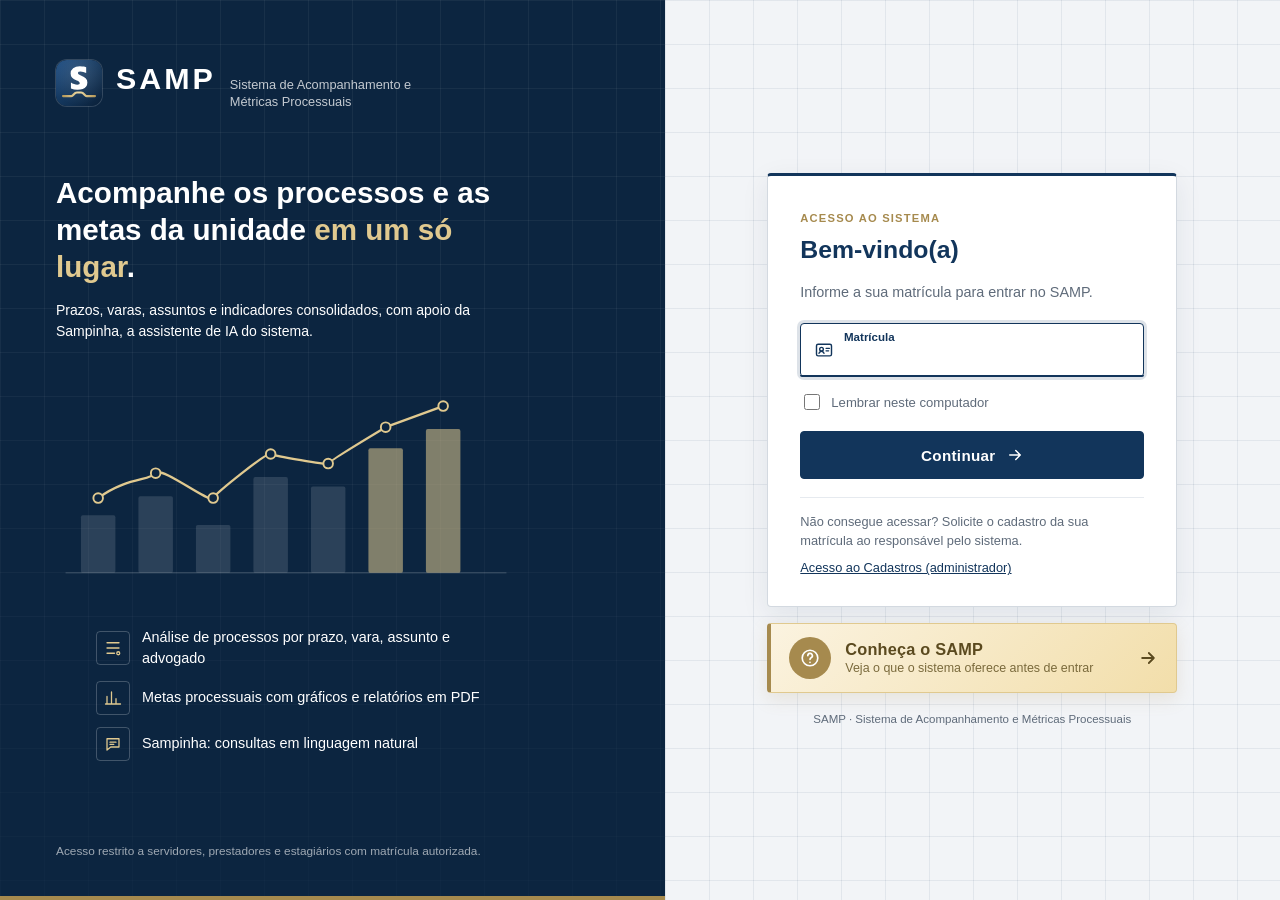
<file: entrar.html>
<!DOCTYPE html>
<html lang="pt-BR">
<head>
<meta charset="UTF-8">
<meta name="viewport" content="width=device-width, initial-scale=1.0">
<meta name="theme-color" content="#0c2540">
<link rel="icon" href="favicon.ico" sizes="48x48">
<link rel="icon" href="icon.svg" type="image/svg+xml" sizes="any">
<link rel="icon" type="image/png" sizes="32x32" href="icon-32.png">
<link rel="icon" type="image/png" sizes="192x192" href="icon-192.png">
<link rel="apple-touch-icon" href="apple-touch-icon.png">
<link rel="manifest" href="manifest.webmanifest">
<meta name="application-name" content="SAMP">
<meta name="apple-mobile-web-app-title" content="SAMP">
<meta name="apple-mobile-web-app-capable" content="yes">
<meta name="mobile-web-app-capable" content="yes">
<title>SAMP - Acesso</title>
<script src="config.js?v=20261007a"></script>
<link rel="stylesheet" href="theme.css?v=20261007a">
<style>
  /* a tela de acesso tem layout próprio: sem barra superior nem rodapé comuns */
  body[data-page="entrar"] .app-bar, body[data-page="entrar"] .app-footer { display: none !important; }
  body { transition: opacity .35s ease; }
  body.saindo { opacity: 0; }

  .login { flex: 1; display: grid; grid-template-columns: 1.08fr 1fr; min-height: 100vh; min-height: 100dvh; }

  /* ---------- painel institucional ---------- */
  .marca { position: relative; overflow: hidden; background: var(--navy-dark); color: #fff; padding: 56px 56px 40px; display: flex; flex-direction: column; justify-content: space-between; }
  /* grade de quadros ao fundo: deriva lenta e acende em dourado perto do ponteiro do mouse */
  .marca > .fundo { position: absolute; inset: 0; z-index: 0; overflow: hidden; pointer-events: none; mask-image: linear-gradient(to bottom, #000 30%, rgba(0,0,0,.3) 98%); -webkit-mask-image: linear-gradient(to bottom, #000 30%, rgba(0,0,0,.3) 98%); --mx: 50%; --my: 40%; }
  .fundo i { position: absolute; inset: 0; background-size: 44px 44px; }
  .fundo .g1 { background-image: linear-gradient(rgba(255,255,255,.05) 1px, transparent 1px), linear-gradient(90deg, rgba(255,255,255,.05) 1px, transparent 1px); animation: deriva 36s linear infinite; }
  .fundo .g2 { background-image: linear-gradient(rgba(224,201,143,.55) 1px, transparent 1px), linear-gradient(90deg, rgba(224,201,143,.55) 1px, transparent 1px); animation: deriva 36s linear infinite; opacity: 0; transition: opacity .5s ease; -webkit-mask-image: radial-gradient(circle 150px at var(--mx) var(--my), #000 0%, transparent 100%); mask-image: radial-gradient(circle 150px at var(--mx) var(--my), #000 0%, transparent 100%); }
  .fundo .luz { background: radial-gradient(circle 240px at var(--mx) var(--my), rgba(224,201,143,.11), transparent 100%); opacity: 0; transition: opacity .5s ease; }
  .fundo.ativo .g2, .fundo.ativo .luz { opacity: 1; }
  @keyframes deriva { to { background-position: 44px 44px, 44px 44px; } }
  /* a mesma grade no lado branco, em tom claro (azul-acinzentado) e brilho dourado suave perto do mouse */
  .acesso { position: relative; overflow: hidden; }
  .acesso > .fundo { position: absolute; inset: 0; z-index: 0; overflow: hidden; pointer-events: none; --mx: 50%; --my: 45%; }
  .acesso > .caixa { z-index: 1; }
  .fundo.claro .g1 { background-image: linear-gradient(rgba(18,53,91,.075) 1px, transparent 1px), linear-gradient(90deg, rgba(18,53,91,.075) 1px, transparent 1px); }
  .fundo.claro .g2 { background-image: linear-gradient(rgba(166,138,78,.6) 1px, transparent 1px), linear-gradient(90deg, rgba(166,138,78,.6) 1px, transparent 1px); -webkit-mask-image: radial-gradient(circle 170px at var(--mx) var(--my), #000 0%, transparent 100%); mask-image: radial-gradient(circle 170px at var(--mx) var(--my), #000 0%, transparent 100%); }
  .fundo.claro .luz { background: radial-gradient(circle 260px at var(--mx) var(--my), rgba(166,138,78,.13), transparent 100%); }
  .marca::after { content: ""; position: absolute; left: 0; right: 0; bottom: 0; height: 4px; background: var(--gold); }
  .marca > * { position: relative; z-index: 1; }
  .logo { display: flex; align-items: baseline; gap: 14px; animation: sobe .7s .05s both; }
  .logo b { font-size: 1.9rem; letter-spacing: 3px; }
  .logo span { font-size: .8rem; opacity: .75; max-width: 230px; line-height: 1.3; }
  .tese { max-width: 460px; }
  .tese h2 { font-size: 1.85rem; font-weight: 600; line-height: 1.25; margin-bottom: 14px; animation: sobe .8s .2s both; }
  .tese h2 em { font-style: normal; color: #e0c98f; }
  .tese p { opacity: .8; line-height: 1.55; animation: sobe .8s .32s both; }
  .grafico { width: 100%; max-width: 470px; margin: 28px 0 8px; animation: sobe .8s .42s both; }
  .grafico .barra { fill: rgba(255,255,255,.13); transform-box: fill-box; transform-origin: bottom; transform: scaleY(0); animation: cresce .9s cubic-bezier(.2,.8,.2,1) forwards; }
  .grafico .barra.dest { fill: rgba(224,201,143,.55); }
  .grafico .linha { fill: none; stroke: #e0c98f; stroke-width: 2.4; stroke-linecap: round; stroke-linejoin: round; stroke-dasharray: 700; stroke-dashoffset: 700; animation: traca 2.1s 1.1s cubic-bezier(.4,.1,.2,1) forwards; }
  .grafico .ponto { fill: #0c2540; stroke: #e0c98f; stroke-width: 2; opacity: 0; transform-box: fill-box; transform-origin: center; animation: surge .4s forwards; }
  .grafico .pulso { fill: none; stroke: #e0c98f; stroke-width: 1.5; opacity: 0; transform-box: fill-box; transform-origin: center; animation: pulsa 2.4s 3.4s infinite; }
  .grafico .eixo { stroke: rgba(255,255,255,.22); stroke-width: 1; }
  .topicos { list-style: none; display: grid; gap: 12px; margin-top: 18px; }
  .topicos li { display: flex; align-items: center; gap: 12px; font-size: .9rem; opacity: 0; animation: sobe .7s both; }
  .topicos li:nth-child(1) { animation-delay: .55s; } .topicos li:nth-child(2) { animation-delay: .68s; } .topicos li:nth-child(3) { animation-delay: .81s; }
  .topicos svg { flex: none; width: 34px; height: 34px; padding: 7px; border: 1px solid rgba(255,255,255,.22); border-radius: 4px; stroke: #e0c98f; fill: none; stroke-width: 1.7; stroke-linecap: round; stroke-linejoin: round; }
  .rodape-marca { font-size: .74rem; opacity: .6; margin-top: 28px; }

  /* ---------- formulário ---------- */
  .acesso { min-width: 0; display: flex; flex-direction: column; align-items: center; justify-content: center; padding: 40px 28px; background: var(--bg); }
  .caixa { width: 100%; max-width: 410px; min-width: 0; position: relative; }
  .cartao { background: #fff; border: 1px solid var(--line); border-top: 3px solid var(--navy); border-radius: var(--radius); padding: 34px 32px 28px; box-shadow: 0 8px 28px rgba(12,37,64,.08); animation: sobe .7s .15s both; overflow: hidden; }
  .cartao .eyebrow { font-size: .7rem; letter-spacing: 1.2px; text-transform: uppercase; color: var(--gold); font-weight: 700; animation: sobe .6s .3s both; }
  .cartao h1 { font-size: 1.55rem; color: var(--navy); font-weight: 600; margin: 6px 0 6px; animation: sobe .6s .36s both; }
  .cartao .sub { color: var(--muted); font-size: .9rem; margin-bottom: 20px; animation: sobe .6s .42s both; }
  .destino { display: none; align-items: center; gap: 8px; background: var(--navy-soft); color: var(--navy); border: 1px solid #d5deea; border-radius: 3px; padding: 7px 11px; font-size: .8rem; margin-bottom: 16px; animation: sobe .5s both; }
  .destino.on { display: flex; }
  .aviso { display: none; border-radius: 3px; padding: 8px 12px; font-size: .82rem; margin-bottom: 16px; animation: desce .4s both; }
  .aviso.on { display: block; }
  .aviso.info { background: #fbf3e0; color: #7a5a14; border: 1px solid #ecd9a8; }
  .aviso.ok { background: #e5f1ea; color: var(--ok); border: 1px solid #bfdccb; }

  .campo { position: relative; margin-bottom: 14px; animation: sobe .6s .5s both; }
  .campo .ico { position: absolute; left: 14px; top: 50%; width: 20px; height: 20px; margin-top: -10px; stroke: var(--muted); fill: none; stroke-width: 1.7; stroke-linecap: round; stroke-linejoin: round; transition: stroke .2s; pointer-events: none; }
  .campo input { width: 100%; height: 54px; padding: 22px 14px 6px 44px; font-size: 1.08rem; letter-spacing: .6px; text-transform: uppercase; border: 1px solid #b9c2cc !important; border-radius: var(--radius) !important; background: #fff; transition: border-color .2s, box-shadow .2s; outline: none !important; }
  .campo input::placeholder { color: transparent; }
  .campo label { position: absolute; left: 44px; top: 17px; font-size: .95rem; color: var(--muted); pointer-events: none; transform-origin: left top; transition: transform .2s ease, color .2s; }
  .campo input:focus + label, .campo input:not(:placeholder-shown) + label { transform: translateY(-11px) scale(.76); color: var(--navy); font-weight: 600; }
  .campo input:focus { border-color: var(--navy) !important; box-shadow: 0 0 0 3px rgba(18,53,91,.14); }
  .campo input:focus ~ .ico { stroke: var(--navy); }
  .campo .barra-foco { position: absolute; left: 0; right: 0; bottom: 0; height: 2px; background: var(--navy); border-radius: 0 0 3px 3px; transform: scaleX(0); transform-origin: left; transition: transform .3s ease; pointer-events: none; }
  .campo input:focus ~ .barra-foco { transform: scaleX(1); }
  .campo.erro input { border-color: var(--bad) !important; box-shadow: 0 0 0 3px rgba(179,38,30,.12); }
  .campo.erro .ico { stroke: var(--bad); }
  .campo.balanca { animation: balanca .45s; }

  /* ---------- botão "Conheça o SAMP" (fora do cartão) ---------- */
  .conheca { position: relative; overflow: hidden; display: flex; align-items: center; gap: 14px; margin-top: 16px; padding: 13px 18px; text-decoration: none; color: #5b4a1f; background: linear-gradient(135deg, #fbf3e0 0%, #f2deaa 100%); border: 1px solid #e0c98f; border-left: 4px solid var(--gold); border-radius: var(--radius); box-shadow: 0 6px 18px rgba(166,138,78,.16); animation: sobe .7s .95s both; transition: transform .2s, box-shadow .25s, border-color .2s, opacity .3s; }
  .conheca::after { content: ""; position: absolute; top: 0; bottom: 0; left: -80px; width: 50px; background: linear-gradient(100deg, transparent, rgba(255,255,255,.65), transparent); transform: skewX(-18deg); animation: brilhoConheca 5.5s 2.4s ease-in-out infinite; pointer-events: none; }
  @keyframes brilhoConheca { 0%, 68% { left: -80px; } 100% { left: 115%; } }
  .conheca:hover { transform: translateY(-3px); border-color: var(--gold); box-shadow: 0 12px 26px rgba(166,138,78,.3); }
  .conheca:active { transform: translateY(-1px) scale(.99); }
  .conheca:focus-visible { outline: 3px solid rgba(166,138,78,.45); outline-offset: 2px; }
  .conheca .c-ico { flex: none; width: 42px; height: 42px; border-radius: 50%; background: var(--gold); color: #fff; display: grid; place-items: center; transition: background .25s, transform .35s cubic-bezier(.2,.8,.2,1.4); }
  .conheca:hover .c-ico { background: #8a7140; transform: rotate(-12deg) scale(1.08); }
  .conheca .c-ico svg { width: 22px; height: 22px; stroke: currentColor; fill: none; stroke-width: 1.8; stroke-linecap: round; stroke-linejoin: round; }
  .conheca .c-txt { flex: 1; min-width: 0; line-height: 1.3; }
  .conheca .c-txt b { display: block; font-size: 1.02rem; font-weight: 700; letter-spacing: .2px; }
  .conheca .c-txt small { display: block; font-size: .78rem; color: #7a6a3c; }
  .conheca .c-seta { flex: none; width: 20px; height: 20px; stroke: currentColor; fill: none; stroke-width: 2.2; stroke-linecap: round; stroke-linejoin: round; transition: transform .25s; }
  .conheca:hover .c-seta { transform: translateX(5px); }
  .cartao.concluido ~ .conheca { opacity: 0; pointer-events: none; transform: translateY(6px); }
  @media (prefers-reduced-motion: reduce) { .conheca::after { display: none; } }

  /* ---------- passo da senha ---------- */
  [hidden] { display: none !important; }
  .campo input.senha { text-transform: none; letter-spacing: .3px; padding-right: 48px; }
  /* esconde o olho/limpar nativo do navegador (Edge e outros): o sistema já tem o seu próprio botão de mostrar a senha */
  .campo input.senha::-ms-reveal, .campo input.senha::-ms-clear { display: none !important; }
  .campo input.senha::-webkit-credentials-auto-fill-button, .campo input.senha::-webkit-contacts-auto-fill-button { visibility: hidden; display: none !important; pointer-events: none; position: absolute; right: 0; }
  .campo .olho { position: absolute; right: 6px; top: 50%; width: 40px; height: 40px; margin-top: -20px; display: grid; place-items: center; background: none; border: 0; border-radius: 4px; cursor: pointer; color: var(--muted); }
  .campo .olho:hover, .campo .olho:focus-visible { color: var(--navy); }
  .campo .olho svg { width: 20px; height: 20px; stroke: currentColor; fill: none; stroke-width: 1.7; stroke-linecap: round; stroke-linejoin: round; }
  .campo .olho .fechado { display: none; } .campo .olho.on .aberto { display: none; } .campo .olho.on .fechado { display: block; }
  .quem { display: flex; align-items: center; justify-content: space-between; gap: 10px; background: var(--navy-soft); border: 1px solid #d5deea; border-radius: 3px; padding: 8px 12px; margin-bottom: 16px; font-size: .85rem; color: var(--navy); }
  .quem b { display: block; font-weight: 600; } .quem small { color: var(--muted); }
  .quem button, .link { background: none; border: 0; padding: 0; color: var(--navy); font-size: .8rem; text-decoration: underline; cursor: pointer; white-space: nowrap; }
  .primeiro { background: #fbf3e0; color: #7a5a14; border: 1px solid #ecd9a8; border-radius: 3px; padding: 9px 12px; font-size: .84rem; line-height: 1.45; margin-bottom: 16px; animation: desce .4s both; }
  .regra { font-size: .78rem; color: var(--muted); margin: -4px 0 14px; }

  /* ---------- transição entre as etapas (matrícula <-> senha) ---------- */
  .form-wrap.altura { transition: height .32s cubic-bezier(.2,.8,.2,1); overflow: hidden; }
  .etapa.saindo { animation: saiEtapa .16s ease-in forwards; pointer-events: none; }
  .etapa.entrando { animation: entraEtapa .4s cubic-bezier(.2,.8,.2,1) both; }
  /* os itens entram em sequência, sem herdar o atraso da abertura da página */
  .etapa.entrando > *, .etapa.entrando > .campo, .etapa.entrando > .entrar, .etapa.entrando > .opcoes { animation: sobe .42s cubic-bezier(.2,.8,.2,1) both; }
  .etapa.entrando > :nth-child(1) { animation-delay: .04s; } .etapa.entrando > :nth-child(2) { animation-delay: .09s; }
  .etapa.entrando > :nth-child(3) { animation-delay: .14s; } .etapa.entrando > :nth-child(4) { animation-delay: .19s; }
  .etapa.entrando > :nth-child(5) { animation-delay: .24s; } .etapa.entrando > :nth-child(6) { animation-delay: .29s; }
  .etapa.entrando > :nth-child(7) { animation-delay: .34s; } .etapa.entrando > :nth-child(8) { animation-delay: .39s; }
  .etapa.entrando > :nth-child(9) { animation-delay: .44s; }
  @keyframes saiEtapa { to { opacity: 0; transform: translateX(calc(var(--dir, 1) * -22px)); } }
  @keyframes entraEtapa { from { opacity: 0; transform: translateX(calc(var(--dir, 1) * 28px)); } to { opacity: 1; transform: none; } }

  /* ---------- ajudas ao digitar a senha ---------- */
  .forca { display: flex; align-items: center; gap: 5px; margin: -4px 0 12px; font-size: .76rem; color: var(--muted); }
  .forca i { flex: 1; max-width: 62px; height: 4px; border-radius: 2px; background: var(--line-soft); transition: background .3s, transform .3s; transform-origin: left; }
  .forca span { margin-left: 6px; min-width: 64px; transition: color .3s; }
  .forca[data-n="1"] i:nth-child(-n+1) { background: var(--bad); } .forca[data-n="1"] span { color: var(--bad); }
  .forca[data-n="2"] i:nth-child(-n+2) { background: var(--warn); } .forca[data-n="2"] span { color: var(--warn); }
  .forca[data-n="3"] i:nth-child(-n+3) { background: #5a8f6e; } .forca[data-n="3"] span { color: var(--ok); }
  .forca[data-n="4"] i { background: var(--ok); } .forca[data-n="4"] span { color: var(--ok); font-weight: 600; }
  .conf { font-size: .78rem; margin: -6px 0 12px; display: flex; align-items: center; gap: 6px; animation: desce .3s both; color: var(--muted); }
  .conf.ok { color: var(--ok); } .conf.nao { color: var(--warn); }
  .conf svg { width: 14px; height: 14px; stroke: currentColor; fill: none; stroke-width: 2.4; stroke-linecap: round; stroke-linejoin: round; }
  .caps { font-size: .78rem; color: #7a5a14; background: #fbf3e0; border: 1px solid #ecd9a8; border-radius: 3px; padding: 5px 10px; margin: -4px 0 12px; animation: desce .3s both; }
  .campo .olho svg { transition: transform .25s; } .campo .olho:active svg { transform: scale(.82); }

  .msg { color: var(--bad); font-size: .84rem; min-height: 0; max-height: 0; overflow: hidden; opacity: 0; transition: max-height .3s, opacity .3s, margin .3s; }
  .msg.on { max-height: 70px; opacity: 1; margin: -4px 0 12px; }
  .opcoes { display: flex; align-items: center; justify-content: space-between; font-size: .82rem; color: var(--muted); margin-bottom: 18px; animation: sobe .6s .58s both; }
  .opcoes label { display: inline-flex; align-items: center; gap: 8px; cursor: pointer; user-select: none; }
  .opcoes input { width: 16px; height: 16px; accent-color: var(--navy); }

  .entrar { width: 100%; height: 48px; display: inline-flex; align-items: center; justify-content: center; gap: 10px; background: var(--navy); color: #fff; border: 1px solid var(--navy); border-radius: var(--radius); font-size: .95rem; font-weight: 600; letter-spacing: .3px; cursor: pointer; position: relative; overflow: hidden; transition: background .2s, transform .1s; animation: sobe .6s .64s both; }
  .entrar:hover:not(:disabled) { background: var(--navy-dark); }
  .entrar:active:not(:disabled) { transform: scale(.985); }
  .entrar:disabled { cursor: progress; }
  .entrar .seta { width: 18px; height: 18px; stroke: currentColor; fill: none; stroke-width: 2; stroke-linecap: round; stroke-linejoin: round; transition: transform .25s; }
  .entrar:hover:not(:disabled) .seta { transform: translateX(5px); }
  .entrar .giro { display: none; width: 18px; height: 18px; border: 2px solid rgba(255,255,255,.35); border-top-color: #fff; border-radius: 50%; animation: gira .7s linear infinite; }
  .entrar.carregando .seta { display: none; } .entrar.carregando .giro { display: inline-block; }
  .entrar::after { content: ""; position: absolute; left: 0; bottom: 0; height: 3px; width: 100%; background: var(--gold); transform: scaleX(0); transform-origin: left; }
  .entrar.carregando::after { animation: carrega 1.6s ease-in-out infinite; }
  .ajuda { margin-top: 18px; padding-top: 14px; border-top: 1px solid var(--line-soft); color: var(--muted); font-size: .8rem; line-height: 1.5; animation: sobe .6s .72s both; }
  .ajuda a { color: var(--navy); }
  .ajuda .dica { display: none; color: var(--warn); margin-top: 6px; }
  .ajuda .dica.on { display: block; animation: desce .4s both; }
  .legal { margin-top: 18px; font-size: .72rem; color: var(--muted); text-align: center; animation: sobe .6s .8s both; }

  /* ---------- sequência de boas-vindas ---------- */
  .form-wrap { transition: opacity .3s, transform .3s; }
  .cartao.concluido .form-wrap { opacity: 0; transform: translateY(-8px); pointer-events: none; position: absolute; visibility: hidden; transition-delay: 0s; }
  .boasvindas { display: none; text-align: center; padding: 22px 0 14px; }
  .cartao.concluido .boasvindas { display: block; animation: sobe .5s both; }
  .selo { width: 86px; height: 86px; margin: 0 auto 20px; }
  .selo circle { fill: none; stroke: var(--ok); stroke-width: 3; stroke-dasharray: 252; stroke-dashoffset: 252; transform-origin: center; transform: rotate(-90deg); animation: traca-s .7s .1s ease-out forwards; }
  .selo path { fill: none; stroke: var(--ok); stroke-width: 4; stroke-linecap: round; stroke-linejoin: round; stroke-dasharray: 50; stroke-dashoffset: 50; animation: traca-s .4s .7s ease-out forwards; }
  .boasvindas h2 { font-size: 1.45rem; color: var(--navy); font-weight: 600; }
  .boasvindas p { color: var(--muted); font-size: .9rem; margin: 6px 0 22px; }
  .progresso { height: 4px; background: var(--line-soft); border-radius: 2px; overflow: hidden; }
  .progresso i { display: block; height: 100%; width: 0; background: var(--navy); border-radius: 2px; }
  .cartao.concluido .progresso i { animation: encher 1.5s .5s ease-in-out forwards; }

  @keyframes sobe { from { opacity: 0; transform: translateY(14px); } to { opacity: 1; transform: none; } }
  @keyframes desce { from { opacity: 0; transform: translateY(-6px); } to { opacity: 1; transform: none; } }
  @keyframes cresce { to { transform: scaleY(1); } }
  @keyframes traca { to { stroke-dashoffset: 0; } }
  @keyframes traca-s { to { stroke-dashoffset: 0; } }
  @keyframes surge { 0% { opacity: 0; transform: scale(.2); } 70% { transform: scale(1.25); } 100% { opacity: 1; transform: scale(1); } }
  @keyframes pulsa { 0% { opacity: .75; transform: scale(1); } 100% { opacity: 0; transform: scale(3.2); } }
  @keyframes balanca { 10%, 90% { transform: translateX(-2px); } 20%, 80% { transform: translateX(4px); } 30%, 50%, 70% { transform: translateX(-7px); } 40%, 60% { transform: translateX(7px); } }
  @keyframes gira { to { transform: rotate(360deg); } }
  @keyframes carrega { 0% { transform: scaleX(0); transform-origin: left; } 50% { transform: scaleX(1); transform-origin: left; } 51% { transform: scaleX(1); transform-origin: right; } 100% { transform: scaleX(0); transform-origin: right; } }
  @keyframes encher { to { width: 100%; } }

  @media (max-width: 900px) {
    .login { grid-template-columns: minmax(0, 1fr); }
    .marca { padding: 24px 22px 20px; }
    .tese, .grafico, .topicos, .rodape-marca { display: none; }
    .acesso { padding: 26px 16px 40px; }
  }
  @media (prefers-reduced-motion: reduce) {
    *, *::before, *::after { animation-duration: .01ms !important; animation-delay: 0s !important; animation-iteration-count: 1 !important; transition-duration: .01ms !important; }
    .grafico .linha { stroke-dashoffset: 0; } .grafico .barra { transform: none; } .grafico .ponto { opacity: 1; }
  }
</style>
</head>
<body data-page="entrar">
<script src="layout.js?v=20261007a"></script>
<div class="login">

  <aside class="marca" aria-hidden="false">
    <div class="fundo" id="fundo" aria-hidden="true"><i class="g1"></i><i class="luz"></i><i class="g2"></i></div>
    <div class="logo"><img src="icon.svg" alt="" width="46" height="46" style="align-self:center;border-radius:11px;box-shadow:0 0 0 1px rgba(255,255,255,.16)"><b>SAMP</b><span>Sistema de Acompanhamento e Métricas Processuais</span></div>

    <div class="tese">
      <h2>Acompanhe os processos e as metas da unidade <em>em um só lugar</em>.</h2>
      <p>Prazos, varas, assuntos e indicadores consolidados, com apoio da Sampinha, a assistente de IA do sistema.</p>

      <svg class="grafico" viewBox="0 0 480 220" role="img" aria-label="Ilustração de um gráfico de evolução">
        <line class="eixo" x1="10" y1="196" x2="470" y2="196"/>
        <g>
          <rect class="barra" style="animation-delay:.5s"  x="26"  y="136" width="36" height="60" rx="2"/>
          <rect class="barra" style="animation-delay:.6s"  x="86"  y="116" width="36" height="80" rx="2"/>
          <rect class="barra" style="animation-delay:.7s"  x="146" y="146" width="36" height="50" rx="2"/>
          <rect class="barra" style="animation-delay:.8s"  x="206" y="96"  width="36" height="100" rx="2"/>
          <rect class="barra" style="animation-delay:.9s"  x="266" y="106" width="36" height="90" rx="2"/>
          <rect class="barra dest" style="animation-delay:1s" x="326" y="66"  width="36" height="130" rx="2"/>
          <rect class="barra dest" style="animation-delay:1.1s" x="386" y="46" width="36" height="150" rx="2"/>
        </g>
        <path class="linha" d="M44 118 C 74 96, 98 100, 104 92 S 160 124, 164 118 S 220 70, 224 72 S 284 84, 284 82 S 344 44, 344 44 S 404 22, 404 22"/>
        <g>
          <circle class="ponto" style="animation-delay:1.3s" cx="44"  cy="118" r="5"/>
          <circle class="ponto" style="animation-delay:1.7s" cx="104" cy="92"  r="5"/>
          <circle class="ponto" style="animation-delay:1.9s" cx="164" cy="118" r="5"/>
          <circle class="ponto" style="animation-delay:2.1s" cx="224" cy="72"  r="5"/>
          <circle class="ponto" style="animation-delay:2.4s" cx="284" cy="82"  r="5"/>
          <circle class="ponto" style="animation-delay:2.6s" cx="344" cy="44"  r="5"/>
          <circle class="ponto" style="animation-delay:3.1s" cx="404" cy="22"  r="5"/>
          <circle class="pulso" cx="404" cy="22" r="6"/>
        </g>
      </svg>

      <ul class="topicos">
        <li><svg viewBox="0 0 24 24"><path d="M4 5h16M4 12h16M4 19h10"/><circle cx="19" cy="19" r="2"/></svg>Análise de processos por prazo, vara, assunto e advogado</li>
        <li><svg viewBox="0 0 24 24"><path d="M4 20V10M10 20V4M16 20v-7M22 20H2"/></svg>Metas processuais com gráficos e relatórios em PDF</li>
        <li><svg viewBox="0 0 24 24"><path d="M4 5h16v11H9l-5 4z"/><path d="M8 9.5h8M8 12.5h5"/></svg>Sampinha: consultas em linguagem natural</li>
      </ul>
    </div>

    <div class="rodape-marca">Acesso restrito a servidores, prestadores e estagiários com matrícula autorizada.</div>
  </aside>

  <main class="acesso">
    <div class="fundo claro" id="fundo2" aria-hidden="true"><i class="g1"></i><i class="luz"></i><i class="g2"></i></div>
    <div class="caixa">
      <section class="cartao" id="cartao">

        <div class="form-wrap">
          <div class="eyebrow">Acesso ao sistema</div>
          <h1>Bem-vindo(a)</h1>
          <p class="sub" id="sub">Informe a sua matrícula para entrar no SAMP.</p>

          <div class="destino" id="destino"></div>
          <div class="aviso" id="aviso" role="status"></div>

          <form id="form" class="etapa" autocomplete="off" novalidate>
            <div class="campo" id="campo">
              <input id="matricula" name="matricula" type="text" inputmode="text" autocomplete="off" autocapitalize="characters" spellcheck="false" maxlength="30" placeholder=" " autofocus required aria-describedby="msg">
              <label for="matricula">Matrícula</label>
              <svg class="ico" viewBox="0 0 24 24" aria-hidden="true"><rect x="3" y="5" width="18" height="14" rx="2"/><circle cx="9" cy="11" r="2.2"/><path d="M6 16c.6-1.6 1.7-2.4 3-2.4s2.4.8 3 2.4M14.5 10h4M14.5 13h3"/></svg>
              <span class="barra-foco"></span>
            </div>
            <div class="msg" id="msg" role="alert"></div>

            <div class="opcoes"><label><input type="checkbox" id="lembrar"> Lembrar neste computador</label></div>

            <button type="submit" class="entrar" id="entrar">
              <span class="giro" aria-hidden="true"></span>
              <span class="txt">Continuar</span>
              <svg class="seta" viewBox="0 0 24 24" aria-hidden="true"><path d="M5 12h14M13 6l6 6-6 6"/></svg>
            </button>
          </form>

          <form id="formSenha" class="etapa" autocomplete="off" novalidate hidden>
            <div class="quem">
              <div><b id="quemNome"></b><small id="quemMat"></small></div>
              <button type="button" id="trocar">Trocar</button>
            </div>
            <div class="primeiro" id="primeiro" hidden>Este é o seu primeiro acesso. Escolha uma senha para proteger a sua matrícula e confirme-a no segundo campo.</div>

            <div class="campo" id="campoSenha">
              <input class="senha" id="senha" name="senha" type="password" autocomplete="off" maxlength="100" placeholder=" " aria-describedby="msgSenha">
              <label for="senha" id="rotSenha">Senha</label>
              <svg class="ico" viewBox="0 0 24 24" aria-hidden="true"><rect x="5" y="11" width="14" height="9" rx="2"/><path d="M8 11V8a4 4 0 0 1 8 0v3"/></svg>
              <button type="button" class="olho" data-alvo="senha" aria-label="Mostrar senha" title="Mostrar senha">
                <svg class="aberto" viewBox="0 0 24 24"><path d="M2 12s3.6-7 10-7 10 7 10 7-3.6 7-10 7S2 12 2 12z"/><circle cx="12" cy="12" r="3"/></svg>
                <svg class="fechado" viewBox="0 0 24 24"><path d="M3 3l18 18M10.6 5.1A9.7 9.7 0 0 1 12 5c6.4 0 10 7 10 7a17 17 0 0 1-3.2 4M6.6 6.6C3.7 8.4 2 12 2 12s3.6 7 10 7c1.7 0 3.2-.4 4.5-1.1M9.9 9.9a3 3 0 0 0 4.2 4.2"/></svg>
              </button>
              <span class="barra-foco"></span>
            </div>
            <div class="forca" id="forca" data-n="0" hidden aria-live="polite"><i></i><i></i><i></i><i></i><span id="forcaTxt"></span></div>
            <div class="regra" id="regra" hidden>Use de 8 a 100 caracteres, diferente da matrícula.</div>

            <div class="campo" id="campoConfirma" hidden>
              <input class="senha" id="confirma" name="confirma" type="password" autocomplete="off" maxlength="100" placeholder=" ">
              <label for="confirma">Confirme a senha</label>
              <svg class="ico" viewBox="0 0 24 24" aria-hidden="true"><rect x="5" y="11" width="14" height="9" rx="2"/><path d="M8 11V8a4 4 0 0 1 8 0v3"/></svg>
              <button type="button" class="olho" data-alvo="confirma" aria-label="Mostrar senha" title="Mostrar senha">
                <svg class="aberto" viewBox="0 0 24 24"><path d="M2 12s3.6-7 10-7 10 7 10 7-3.6 7-10 7S2 12 2 12z"/><circle cx="12" cy="12" r="3"/></svg>
                <svg class="fechado" viewBox="0 0 24 24"><path d="M3 3l18 18M10.6 5.1A9.7 9.7 0 0 1 12 5c6.4 0 10 7 10 7a17 17 0 0 1-3.2 4M6.6 6.6C3.7 8.4 2 12 2 12s3.6 7 10 7c1.7 0 3.2-.4 4.5-1.1M9.9 9.9a3 3 0 0 0 4.2 4.2"/></svg>
              </button>
              <span class="barra-foco"></span>
            </div>
            <div class="conf" id="conf" hidden aria-live="polite"></div>
            <div class="caps" id="caps" hidden>Caps Lock está ativado.</div>
            <div class="msg" id="msgSenha" role="alert"></div>

            <button type="submit" class="entrar" id="entrarSenha">
              <span class="giro" aria-hidden="true"></span>
              <span class="txt">Entrar</span>
              <svg class="seta" viewBox="0 0 24 24" aria-hidden="true"><path d="M5 12h14M13 6l6 6-6 6"/></svg>
            </button>
            <div style="margin-top:12px;text-align:center"><button type="button" class="link" id="voltar">Voltar</button></div>
          </form>

          <div class="ajuda">
            Não consegue acessar? Solicite o cadastro da sua matrícula ao responsável pelo sistema.
            <div class="dica" id="dica">Dica: digite somente a matrícula, sem espaços ou outros caracteres.</div>
            <div style="margin-top:8px"><a href="cadastros.html">Acesso ao Cadastros (administrador)</a></div>
          </div>
        </div>

        <div class="boasvindas" id="boasvindas" aria-live="polite">
          <svg class="selo" viewBox="0 0 86 86" aria-hidden="true"><circle cx="43" cy="43" r="40"/><path d="M27 44l11 11 22-24"/></svg>
          <h2 id="olaNome">Olá!</h2>
          <p>Acesso autorizado. Preparando o seu ambiente...</p>
          <div class="progresso"><i></i></div>
        </div>
      </section>
      <a class="conheca" href="ajuda.html">
        <span class="c-ico" aria-hidden="true"><svg viewBox="0 0 24 24"><circle cx="12" cy="12" r="8.5"/><path d="M9.6 9.5a2.5 2.5 0 1 1 3.6 2.2c-.8.4-1.2 1-1.2 1.8M12 16.8v.01"/></svg></span>
        <span class="c-txt"><b>Conheça o SAMP</b><small>Veja o que o sistema oferece antes de entrar</small></span>
        <svg class="c-seta" viewBox="0 0 24 24" aria-hidden="true"><path d="M5 12h14M13 6l6 6-6 6"/></svg>
      </a>
      <div class="legal">SAMP &middot; Sistema de Acompanhamento e Métricas Processuais</div>
    </div>
  </main>
</div>

<script>
(function () {
  const $ = (id) => document.getElementById(id);
  const PAGINAS = { 'index.html': 'Início', 'analise.html': 'Análise de Processos', 'metricas.html': 'Metas Processuais' };
  const params = new URLSearchParams(location.search);
  const volta = params.get('volta');
  const destino = PAGINAS[volta] ? volta : 'index.html';
  const reduzir = window.matchMedia('(prefers-reduced-motion: reduce)').matches;

  if (window.SAMP_AUTH.get()) { location.replace(destino); return; }

  /* ---------- fundo sensível ao mouse (suaviza o movimento; só com mouse/caneta) ---------- */
  function fundoSensivel(area, fundo) {
    if (!area || !fundo) return;
    let alvoX = 0, alvoY = 0, x = 0, y = 0, rodando = false;
    const passo = () => {
      x += (alvoX - x) * 0.16; y += (alvoY - y) * 0.16;
      fundo.style.setProperty('--mx', x.toFixed(1) + 'px'); fundo.style.setProperty('--my', y.toFixed(1) + 'px');
      if (Math.abs(alvoX - x) > 0.4 || Math.abs(alvoY - y) > 0.4) requestAnimationFrame(passo); else rodando = false;
    };
    area.addEventListener('pointermove', (e) => {
      if (e.pointerType === 'touch') return;
      const r = area.getBoundingClientRect();
      alvoX = e.clientX - r.left; alvoY = e.clientY - r.top;
      if (!fundo.classList.contains('ativo')) { x = alvoX; y = alvoY; fundo.classList.add('ativo'); }
      if (!rodando) { rodando = true; requestAnimationFrame(passo); }
    });
    area.addEventListener('pointerleave', () => fundo.classList.remove('ativo'));
  }
  /* ---------- gráfico vivo: depois da animação de entrada, as barras sobem e descem devagar, a linha e os pontos as acompanham,
     um feixe de luz percorre o gráfico e as barras reagem ao mouse ---------- */
  (function () {
    const svg = document.querySelector('.grafico');
    if (!svg || reduzir) return;
    const barras = [...svg.querySelectorAll('.barra')], pontos = [...svg.querySelectorAll('.ponto')], pulso = svg.querySelector('.pulso'), linhaOrig = svg.querySelector('.linha');
    const BASE = 196, CX = barras.map((b) => +b.getAttribute('x') + +b.getAttribute('width') / 2);
    const H0 = barras.map((b) => +b.getAttribute('height'));
    const OFF = [-18, -24, -28, -24, -24, -22, -24];                 // distância da linha acima do topo de cada barra (igual ao desenho original)
    const IDX_PONTO = pontos.map((p) => CX.findIndex((c) => Math.abs(c - +p.getAttribute('cx')) < 2));
    const AMP = [9, 12, 8, 13, 10, 12, 11], VEL = [0.9, 0.7, 1.1, 0.6, 0.85, 0.65, 0.75], FASE = [0, 1.7, 3.1, 4.4, 2.2, 5.3, 0.9];
    const NS = 'http://www.w3.org/2000/svg';
    const linha = document.createElementNS(NS, 'path');
    linha.setAttribute('class', 'linha-viva'); linha.style.cssText = 'fill:none;stroke:#e0c98f;stroke-width:2.4;stroke-linecap:round;stroke-linejoin:round;opacity:0;transition:opacity .7s';
    linhaOrig.after(linha);
    let mouseX = null, ramp = 0, t0 = 0, vivo = false;
    const marca = document.querySelector('.marca');
    marca.addEventListener('pointermove', (e) => {
      if (e.pointerType === 'touch') return;
      const r = svg.getBoundingClientRect();
      mouseX = r.width ? ((e.clientX - r.left) / r.width) * 480 : null;     // coordenada no desenho (viewBox de 480 de largura)
    });
    marca.addEventListener('pointerleave', () => { mouseX = null; });
    const sua = new Array(barras.length).fill(0);                            // reação suavizada ao mouse
    function curva(p) {                                                       // curva suave (Catmull-Rom) passando pelos pontos
      let d = `M${p[0][0].toFixed(1)} ${p[0][1].toFixed(1)}`;
      for (let i = 0; i < p.length - 1; i++) {
        const a = p[i - 1] || p[i], b = p[i], c = p[i + 1], e = p[i + 2] || c;
        d += ` C${(b[0] + (c[0] - a[0]) / 6).toFixed(1)} ${(b[1] + (c[1] - a[1]) / 6).toFixed(1)}, ${(c[0] - (e[0] - b[0]) / 6).toFixed(1)} ${(c[1] - (e[1] - b[1]) / 6).toFixed(1)}, ${c[0].toFixed(1)} ${c[1].toFixed(1)}`;
      }
      return d;
    }
    function quadro(agora) {
      requestAnimationFrame(quadro);
      if (!svg.getClientRects().length) return;                              // gráfico oculto (telas estreitas)
      if (!t0) t0 = agora;
      const t = (agora - t0) / 1000;
      ramp = Math.min(1, t / 2.2);                                           // as ondas entram aos poucos, sem salto
      const varre = ((t * 70) % 760) - 140;                                  // feixe de luz que atravessa o gráfico da esquerda para a direita
      const pts = [];
      barras.forEach((b, i) => {
        const alvo = mouseX == null ? 0 : 16 * Math.exp(-Math.pow((CX[i] - mouseX) / 62, 2));
        sua[i] += (alvo - sua[i]) * 0.1;
        let h = H0[i] + ramp * AMP[i] * Math.sin(t * VEL[i] + FASE[i]) + sua[i];
        h = Math.max(24, Math.min(178, h));
        b.setAttribute('y', (BASE - h).toFixed(1)); b.setAttribute('height', h.toFixed(1));
        const brilho = Math.exp(-Math.pow((CX[i] - varre) / 55, 2));
        b.style.opacity = Math.min(1, 1 - 0.22 * ramp + 0.22 * brilho * ramp + sua[i] / 80).toFixed(3);
        pts.push([CX[i], Math.max(8, BASE - h + OFF[i])]);
      });
      linha.setAttribute('d', curva(pts));
      pontos.forEach((p, k) => {
        const i = IDX_PONTO[k]; if (i < 0) return;
        const brilho = Math.exp(-Math.pow((CX[i] - varre) / 55, 2));
        p.setAttribute('cy', pts[i][1].toFixed(1)); p.setAttribute('r', (5 + 1.6 * brilho).toFixed(2));
        if (i === IDX_PONTO[IDX_PONTO.length - 1] && pulso) pulso.setAttribute('cy', pts[i][1].toFixed(1));
      });
    }
    // entrega do desenho original (animações CSS) para a versão viva, sem salto
    setTimeout(() => {
      barras.forEach((b) => { b.style.animation = 'none'; b.style.transform = 'none'; });
      linhaOrig.style.transition = 'opacity .7s'; linhaOrig.style.opacity = 0;
      pontos.forEach((p) => { p.style.animation = 'none'; p.style.opacity = 1; p.style.transform = 'none'; });
      linha.style.opacity = 1; vivo = true;
      requestAnimationFrame(quadro);
    }, 3700);
  })();

  fundoSensivel(document.querySelector('.marca'), $('fundo'));    // lado azul
  fundoSensivel(document.querySelector('.acesso'), $('fundo2'));  // lado branco

  /* ---------- contexto ---------- */
  const aviso = (texto, tipo) => { const a = $('aviso'); a.textContent = texto; a.className = 'aviso on ' + tipo; };
  if (params.get('expirou')) aviso('Sua sessão expirou. Entre novamente para continuar.', 'info');
  else if (params.get('saiu')) aviso('Você saiu com segurança.', 'ok');
  if (volta && destino !== 'index.html') { const d = $('destino'); d.textContent = 'Depois de entrar, você irá para: ' + PAGINAS[destino]; d.classList.add('on'); }

  try { const m = localStorage.getItem('samp_lembrar'); if (m) { $('matricula').value = m; $('lembrar').checked = true; } } catch (e) {}

  /* ---------- erro / carregamento ---------- */
  let tentativas = 0;
  function mostrarErro(texto, idCampo, idMsg) {
    const campo = $(idCampo || 'campo'), msg = $(idMsg || 'msg');
    msg.textContent = texto; msg.classList.add('on');
    campo.classList.remove('balanca'); void campo.offsetWidth;
    campo.classList.add('erro', 'balanca');
    if (!idCampo && ++tentativas >= 2) $('dica').classList.add('on');
  }
  function limparErro() { $('campo').classList.remove('erro', 'balanca'); $('msg').classList.remove('on'); }
  function limparErroSenha() {
    ['campoSenha', 'campoConfirma'].forEach((id) => $(id).classList.remove('erro', 'balanca'));
    $('msgSenha').classList.remove('on');
  }
  $('matricula').addEventListener('input', limparErro);
  $('senha').addEventListener('input', limparErroSenha);
  $('confirma').addEventListener('input', limparErroSenha);
  function carregando(botao, v, textoNormal) {
    const b = $(botao);
    b.disabled = v; b.classList.toggle('carregando', v); b.querySelector('.txt').textContent = v ? 'Verificando...' : textoNormal;
    $('matricula').readOnly = v; $('senha').readOnly = v; $('confirma').readOnly = v;
  }
  const erroRede = (err) => err.message === 'Failed to fetch' ? 'Não foi possível contatar o servidor. Verifique a conexão e tente novamente.' : err.message;

  /* ---------- visualizar / ocultar senha ---------- */
  document.querySelectorAll('.olho').forEach((b) => b.addEventListener('click', () => {
    const campo = $(b.dataset.alvo), mostrar = campo.type === 'password';
    campo.type = mostrar ? 'text' : 'password';
    b.classList.toggle('on', mostrar);
    b.setAttribute('aria-label', mostrar ? 'Ocultar senha' : 'Mostrar senha'); b.title = mostrar ? 'Ocultar senha' : 'Mostrar senha';
    campo.focus();
  }));

  /* ---------- etapa 1: matrícula ---------- */
  let matriculaAtual = '', nomeAtual = '', criando = false;
  $('form').addEventListener('submit', async (e) => {
    e.preventDefault();
    const matricula = $('matricula').value.replace(/\s+/g, '').toUpperCase();
    if (!matricula) { mostrarErro('Informe a sua matrícula.'); $('matricula').focus(); return; }
    limparErro(); $('aviso').classList.remove('on'); carregando('entrar', true, 'Continuar');
    try {
      const r = await window.chamarSAMP({ action: 'login_matricula', matricula });
      matriculaAtual = matricula; nomeAtual = r.nome;
      carregando('entrar', false, 'Continuar');
      irParaSenha(!r.tem_senha);
    } catch (err) {
      carregando('entrar', false, 'Continuar');
      mostrarErro(err.status === 401 ? 'Matrícula não autorizada. Confira o número digitado.' : erroRede(err));
      $('matricula').select();
    }
  });

  /* ---------- etapa 2: senha (existente ou primeiro acesso) ---------- */
  /* troca de etapa com saída/entrada deslizando e altura do cartão animada (sentido 1 = avançar, -1 = voltar) */
  let trocando = false;
  function trocarEtapa(de, para, sentido, aoMostrar) {
    if (trocando) return;
    const wrap = document.querySelector('.form-wrap');
    if (reduzir) { de.hidden = true; para.hidden = false; if (aoMostrar) aoMostrar(); return; }
    trocando = true;
    const h0 = wrap.offsetHeight;
    wrap.style.setProperty('--dir', sentido);
    de.style.setProperty('--dir', sentido); para.style.setProperty('--dir', sentido);
    wrap.style.height = h0 + 'px'; wrap.classList.add('altura');
    de.classList.add('saindo');
    setTimeout(() => {
      de.hidden = true; de.classList.remove('saindo');
      para.hidden = false; if (aoMostrar) aoMostrar();
      wrap.style.height = 'auto'; const h1 = wrap.offsetHeight;   // altura natural da nova etapa
      wrap.style.height = h0 + 'px'; void wrap.offsetHeight;
      wrap.style.height = h1 + 'px';
      para.classList.add('entrando');
      setTimeout(() => { para.classList.remove('entrando'); wrap.classList.remove('altura'); wrap.style.height = ''; trocando = false; }, 760);
    }, 170);
  }
  function irParaSenha(primeiroAcesso) {
    criando = primeiroAcesso;
    const ja = !$('formSenha').hidden;   // já está na etapa da senha (ex.: a senha mudou enquanto a tela estava aberta)
    const preparar = () => {
      $('quemNome').textContent = nomeAtual; $('quemMat').textContent = 'Matrícula ' + matriculaAtual;
      $('primeiro').hidden = !criando; $('regra').hidden = !criando; $('campoConfirma').hidden = !criando;
      $('forca').hidden = !criando; $('conf').hidden = true; $('caps').hidden = true; atualizarForca();
      $('rotSenha').textContent = criando ? 'Escolha uma senha' : 'Senha';
      $('sub').textContent = criando ? 'Crie a sua senha de acesso ao SAMP.' : 'Digite a sua senha para entrar no SAMP.';
      $('entrarSenha').querySelector('.txt').textContent = criando ? 'Criar senha e entrar' : 'Entrar';
      $('senha').value = ''; $('confirma').value = ''; limparErroSenha();
      $('senha').autocomplete = criando ? 'new-password' : 'current-password';
    };
    if (ja) { preparar(); $('senha').focus(); return; }
    trocarEtapa($('form'), $('formSenha'), 1, () => { preparar(); $('senha').focus({ preventScroll: true }); });
  }
  function voltarParaMatricula() {
    $('senha').value = ''; $('confirma').value = '';
    document.querySelectorAll('.olho.on').forEach((b) => b.click());
    trocarEtapa($('formSenha'), $('form'), -1, () => {
      $('sub').textContent = 'Informe a sua matrícula para entrar no SAMP.';
      $('matricula').focus({ preventScroll: true }); $('matricula').select();
    });
  }

  /* ---------- ajudas ao digitar: força da senha, confirmação e Caps Lock ---------- */
  const ROTULOS_FORCA = ['', 'Fraca', 'Razoável', 'Boa', 'Forte'];
  function nivelForca(s) {
    if (!s) return 0;
    let p = 0;
    if (s.length >= 8) p++;
    if (s.length >= 12) p++;
    if (/[a-z]/.test(s) && /[A-Z]/.test(s)) p++;
    if ((/\d/.test(s) && /[^A-Za-z0-9]/.test(s)) || (/\d/.test(s) && /[A-Za-z]/.test(s) && s.length >= 10)) p++;
    return Math.max(1, Math.min(4, p));
  }
  function atualizarForca() {
    const n = criando ? nivelForca($('senha').value) : 0;
    $('forca').dataset.n = n; $('forcaTxt').textContent = ROTULOS_FORCA[n];
  }
  const ICO_OK = '<svg viewBox="0 0 24 24" aria-hidden="true"><path d="M5 12.5l4.5 4.5L19 7.5"/></svg>';
  const ICO_NAO = '<svg viewBox="0 0 24 24" aria-hidden="true"><path d="M12 8v5M12 16.5v.01"/></svg>';
  function atualizarConfirmacao() {
    const c = $('conf'), a = $('senha').value, b = $('confirma').value;
    if (!criando || !b) { c.hidden = true; return; }
    const ok = a === b;
    c.hidden = false; c.className = 'conf ' + (ok ? 'ok' : 'nao');
    c.innerHTML = (ok ? ICO_OK + 'As senhas conferem' : ICO_NAO + 'As senhas ainda não conferem');
  }
  $('senha').addEventListener('input', () => { atualizarForca(); atualizarConfirmacao(); });
  $('confirma').addEventListener('input', atualizarConfirmacao);
  const avisoCaps = (e) => { if (e.getModifierState) $('caps').hidden = !e.getModifierState('CapsLock'); };
  ['senha', 'confirma'].forEach((id) => {
    $(id).addEventListener('keydown', avisoCaps); $(id).addEventListener('keyup', avisoCaps);
    $(id).addEventListener('blur', () => { $('caps').hidden = true; });
  });
  $('voltar').addEventListener('click', voltarParaMatricula);
  $('trocar').addEventListener('click', voltarParaMatricula);

  $('formSenha').addEventListener('submit', async (e) => {
    e.preventDefault();
    const senha = $('senha').value, confirma = $('confirma').value;
    if (!senha) { mostrarErro(criando ? 'Escolha uma senha.' : 'Digite a sua senha.', 'campoSenha', 'msgSenha'); $('senha').focus(); return; }
    if (criando) {
      if (senha.length < 8) { mostrarErro('A senha deve ter pelo menos 8 caracteres.', 'campoSenha', 'msgSenha'); $('senha').focus(); return; }
      if (senha.toUpperCase() === matriculaAtual) { mostrarErro('A senha não pode ser igual à matrícula.', 'campoSenha', 'msgSenha'); $('senha').focus(); return; }
      if (senha !== confirma) { mostrarErro('As senhas não conferem. Digite a mesma senha nos dois campos.', 'campoConfirma', 'msgSenha'); $('confirma').focus(); return; }
    }
    limparErroSenha(); carregando('entrarSenha', true, criando ? 'Criar senha e entrar' : 'Entrar');
    try {
      const r = await window.chamarSAMP({ action: criando ? 'definir_senha' : 'login', matricula: matriculaAtual, senha });
      window.SAMP_AUTH.set({ token: r.token, exp: r.exp, nome: r.nome, matricula: r.matricula });
      try { if ($('lembrar').checked) localStorage.setItem('samp_lembrar', r.matricula); else localStorage.removeItem('samp_lembrar'); } catch (x) {}
      boasVindas(r.nome);
    } catch (err) {
      if (err.status === 409) {   // a senha foi criada/redefinida enquanto a tela estava aberta
        carregando('entrarSenha', false, 'Entrar'); irParaSenha(!criando);
        mostrarErro(criando ? 'Esta matrícula já possui senha. Digite-a para entrar.' : 'A senha foi redefinida. Escolha uma nova senha.', 'campoSenha', 'msgSenha');
        return;
      }
      carregando('entrarSenha', false, criando ? 'Criar senha e entrar' : 'Entrar');
      mostrarErro(err.status === 401 ? (err.message === 'Senha incorreta' ? 'Senha incorreta. Tente novamente.' : 'Matrícula não autorizada.') : erroRede(err), 'campoSenha', 'msgSenha');
      $('senha').select();
    }
  });

  /* ---------- sequência de boas-vindas ---------- */
  function boasVindas(nome) {
    const p = String(nome || '').trim().split(/\s+/)[0] || ''; $('olaNome').textContent = 'Olá, ' + p.charAt(0).toLocaleUpperCase('pt-BR') + p.slice(1).toLocaleLowerCase('pt-BR') + '!';
    $('cartao').classList.add('concluido');
    setTimeout(() => { document.body.classList.add('saindo'); setTimeout(() => location.replace(destino), reduzir ? 30 : 380); }, reduzir ? 500 : 2100);
  }
})();
</script>
</body>
</html>
</file>
<file: theme.css>
/* Tema institucional compartilhado - SAMP
   Carregado depois dos estilos de cada página para padronizar o visual. */
:root {
  --navy: #12355b;
  --navy-dark: #0c2540;
  --navy-soft: #e8edf3;
  --gold: #a68a4e;
  --ink: #1f2937;
  --muted: #5f6b7a;
  --line: #d3d9e0;
  --line-soft: #e6eaef;
  --bg: #f2f4f7;
  --panel: #ffffff;
  --ok: #2f7d5b;
  --warn: #b7791f;
  --bad: #b3261e;
  --radius: 4px;
}

body {
  font-family: 'Segoe UI', 'Helvetica Neue', Arial, sans-serif !important;
  background: var(--bg) !important;
  color: var(--ink);
  font-size: 14px;
  line-height: 1.45;
}
* { font-family: inherit; }

/* ---------- Barra institucional ---------- */
.app-bar {
  background: var(--navy-dark);
  border-bottom: 3px solid var(--gold);
  color: #fff;
  display: flex; align-items: center; justify-content: space-between;
  flex-wrap: wrap; gap: 8px;
  padding: 0 24px; min-height: 48px;
}
.app-bar .brand { font-weight: 700; letter-spacing: 1.5px; font-size: 15px; color: #fff; text-decoration: none; padding: 12px 0; }
.app-bar .brand small { font-weight: 400; letter-spacing: 0; opacity: .75; margin-left: 10px; font-size: 12px; }
.app-bar nav { display: flex; gap: 2px; }
.app-bar nav a { color: #cdd6e1; text-decoration: none; font-size: 13px; padding: 15px 14px; border-bottom: 3px solid transparent; margin-bottom: -3px; }
.app-bar nav a:hover { color: #fff; background: rgba(255,255,255,.06); }
.app-bar nav a.active { color: #fff; border-bottom-color: #fff; font-weight: 600; }

/* ---------- Título da página ---------- */
.header {
  background: var(--panel) !important;
  color: var(--ink) !important;
  border: 1px solid var(--line) !important;
  border-left: 4px solid var(--navy) !important;
  border-radius: var(--radius) !important;
  box-shadow: none !important;
  padding: 18px 24px !important;
  margin: 20px auto 20px !important;
  text-align: left !important;
}
.header-content { text-align: left !important; max-width: none !important; }
.header h1, .title h1 { font-size: 1.4rem !important; font-weight: 600 !important; color: var(--navy) !important; letter-spacing: 0 !important; margin: 0 0 2px !important; }
.header h1 span { font-weight: 400 !important; opacity: .7 !important; }
.header p, .title p { color: var(--muted) !important; opacity: 1 !important; font-size: .85rem !important; margin: 0 !important; }


/* ---------- Superfícies ---------- */
.filter-panel, .collapse-panel, .section, .chart-card, .stat-card, .table-wrapper,
.section-card, .admin-panel, .settings-panel, .upload-card, .password-content, .modal-content {
  border-radius: var(--radius) !important;
  box-shadow: none !important;
  border: 1px solid var(--line) !important;
  background: var(--panel);
}
.stat-card:hover { transform: none !important; box-shadow: none !important; }
.section { margin-bottom: 28px !important; }
.section-header { background: var(--navy-soft) !important; border-bottom: 1px solid var(--line) !important; }
.section-header h2 { color: var(--navy) !important; font-size: 1.05rem !important; font-weight: 600 !important; }
.collapse-header { background: #f7f8fa !important; }
.collapse-header h3 { color: var(--navy) !important; font-weight: 600 !important; }
.upload-card { border-style: dashed !important; background: #fafbfc !important; }
.settings-panel { background: #f7f8fa !important; }

.stat-card h3, .stat-label, .filter-group label, .control-group label {
  color: var(--muted) !important; font-size: .7rem !important; letter-spacing: .6px !important; text-transform: uppercase; font-weight: 600 !important;
}
.stat-card .value { color: var(--navy) !important; font-weight: 600 !important; font-size: 1.8rem !important; }
.stat-value { color: var(--ink) !important; }
.chart-card h4, .chart-title { color: var(--navy) !important; font-weight: 600 !important; border-bottom: 1px solid var(--line-soft) !important; }
.filter-info, .info-badge { background: var(--navy-soft) !important; color: var(--navy) !important; border-radius: var(--radius) !important; }

/* ---------- Botões ---------- */
.btn, .btn-small, .btn-small-danger, .btn-small-pdf, .refresh-btn, .settings-btn, .upload-btn,
.logout-btn, .modal-btn, .print-btn {
  border-radius: var(--radius) !important;
  box-shadow: none !important;
  font-weight: 600 !important;
  transform: none !important;
  letter-spacing: .1px;
}
.btn, .btn-small-pdf, .refresh-btn, .settings-btn, .logout-btn, .btn-outline { background: #fff; color: var(--navy); border: 1px solid var(--line) !important; }
.btn:hover, .btn-small-pdf:hover, .refresh-btn:hover, .settings-btn:hover, .logout-btn:hover, .btn-outline:hover { background: var(--navy-soft) !important; color: var(--navy) !important; opacity: 1 !important; border-color: var(--navy) !important; }
.btn-primary, .btn-secondary, .btn-small, .upload-btn, .modal-btn.confirm, .print-btn { background: var(--navy) !important; color: #fff !important; border: 1px solid var(--navy) !important; }
.btn-primary:hover, .btn-secondary:hover, .btn-small:hover, .upload-btn:hover, .modal-btn.confirm:hover, .print-btn:hover:not(:disabled) { background: var(--navy-dark) !important; color: #fff !important; opacity: 1 !important; }
.btn-success { background: var(--ok) !important; border-color: var(--ok) !important; color: #fff !important; }
.btn-danger, .btn-small-danger { background: var(--bad) !important; border-color: var(--bad) !important; color: #fff !important; }
.modal-btn.cancel { background: #fff !important; color: var(--muted) !important; border: 1px solid var(--line) !important; }

/* ---------- Campos ---------- */
input, select, textarea, .search-input, .modal-input, .number-input, .filter-group select {
  border-radius: var(--radius) !important;
  border: 1px solid #b9c2cc !important;
  color: var(--ink);
}
input:focus, select:focus, .search-input:focus, .modal-input:focus, .number-input:focus {
  outline: 2px solid rgba(18,53,91,.25) !important; outline-offset: 0; border-color: var(--navy) !important;
}
.readonly-value { background: var(--navy-soft) !important; color: var(--navy) !important; border-radius: var(--radius) !important; }
.tempo-input { background: #fbf6e9 !important; }
.month-badge { background: var(--navy-soft) !important; border-radius: var(--radius) !important; }

/* ---------- Tabelas ---------- */
table { font-size: .82rem !important; }
th { background: var(--navy) !important; color: #fff !important; font-weight: 600 !important; font-size: .75rem; letter-spacing: .3px; border-bottom: none !important; }
td { border-bottom: 1px solid var(--line-soft) !important; }
tbody tr:nth-child(even) td { background: #f8f9fb; }
.pr-table th { background: #eef1f5 !important; color: var(--ink) !important; }

/* ---------- Abas (análise) ---------- */
.tabs { background: var(--panel) !important; border: 1px solid var(--line); border-bottom: none; border-radius: var(--radius) var(--radius) 0 0 !important; padding: 0 !important; gap: 0 !important; }
.tab { color: var(--muted) !important; border-bottom: 3px solid transparent !important; font-weight: 600; }
.tab:hover { color: var(--navy) !important; background: #f7f8fa !important; }
.tab.active { color: var(--navy) !important; border-bottom-color: var(--navy) !important; }

/* ---------- Listas e rótulos (análise) ---------- */
.section-header:hover, .sub-header:hover { background: #f4f6f9 !important; }
.section-card .section-header { background: #fff !important; }
.sub-icon { border-radius: 0 !important; width: 5px !important; height: 5px !important; background: var(--navy) !important; }
.days-badge { border-radius: var(--radius) !important; font-weight: 600 !important; }
.days-badge.normal { background: #e5f1ea !important; color: var(--ok) !important; }
.days-badge.warning { background: #f8eed8 !important; color: var(--warn) !important; }
.days-badge.delayed { background: #f6e1df !important; color: var(--bad) !important; }
.ranking-position { border-radius: var(--radius) !important; background: var(--navy-soft) !important; color: var(--navy); }
.ranking-position.top1, .ranking-position.top2, .ranking-position.top3 { background: var(--navy) !important; color: #fff !important; }
.empty-icon { display: none; }
.empty-state { color: var(--muted); }
.admin-badge { border-radius: var(--radius) !important; }

/* ---------- Avisos, modais, status ---------- */
.toast { border-radius: var(--radius) !important; background: var(--navy-dark) !important; box-shadow: none !important; }
.toast.success { background: var(--ok) !important; }
.toast.error { background: var(--bad) !important; }
.modal, .password-modal, .loading { backdrop-filter: none !important; background: rgba(12,37,64,.55) !important; }
.modal-content { animation: none !important; }
.spinner-box { background: var(--navy) !important; border-radius: var(--radius) !important; }
.status-bar { background: var(--navy) !important; border-radius: var(--radius) !important; }
footer { color: var(--muted) !important; border-top: 1px solid var(--line); margin-top: 24px !important; }

@media print { .app-bar { display: none !important; } }

/* Ajustes de layout */
body { padding: 0 !important; }
.section-badge { background: var(--navy) !important; border-radius: 0 !important; }

/* Base */
*, *::before, *::after { box-sizing: border-box; }
body { margin: 0; }

/* =====================================================================
   Sistema de layout (v2)
   ===================================================================== */
:root { --shadow-sm: 0 1px 2px rgba(16,24,40,.06); --page: 1280px; }

html { scroll-behavior: smooth; scroll-padding-top: 72px; }
body { display: flex; flex-direction: column; min-height: 100vh; min-height: 100dvh; font-variant-numeric: tabular-nums; }
:focus-visible { outline: 2px solid var(--navy); outline-offset: 2px; }

/* Barra fixa e rodapé comuns */
.app-bar { position: sticky; top: 0; z-index: 900; }
.app-bar nav a { white-space: nowrap; }
.app-bar .lock { display: inline-block; width: 8px; height: 10px; margin-left: 7px; border: 1.5px solid currentColor; border-radius: 2px; position: relative; top: 1px; opacity: .7; }
.app-bar .lock::before { content: ""; position: absolute; left: 0; top: -6px; width: 5px; height: 5px; border: 1.5px solid currentColor; border-bottom: none; border-radius: 4px 4px 0 0; }
.app-footer { margin-top: auto; padding: 16px 24px; border-top: 1px solid var(--line); background: #fff; color: var(--muted); font-size: .78rem; display: flex; justify-content: space-between; gap: 12px; flex-wrap: wrap; }
@media (max-width: 720px) {
  .app-bar { padding: 0 12px; }
  .app-bar nav { overflow-x: auto; width: 100%; }
  .app-bar nav a { padding: 10px 12px; }
}

/* Contêiner único de página */
.page { width: 100%; max-width: var(--page); margin: 0 auto; padding: 0 24px 40px; flex: 1; }
.page > .header, .container > .header { margin: 24px 0 20px !important; }
.container { max-width: var(--page) !important; padding: 0 24px 40px; flex: 1; }
@media (max-width: 720px) { .page, .container { padding: 0 12px 32px; } }

/* Cabeçalho de página com metadados */
.header .meta { display: flex; flex-wrap: wrap; gap: 8px; margin-top: 12px; }
.chip { display: inline-flex; align-items: center; gap: 6px; font-size: .75rem; color: var(--navy); background: var(--navy-soft); border: 1px solid #d5deea; border-radius: 3px; padding: 3px 10px; }
.chip b { font-weight: 600; }
.subnav { display: flex; flex-wrap: wrap; gap: 4px; margin: -4px 0 20px; }
.subnav a { font-size: .8rem; color: var(--navy); text-decoration: none; padding: 6px 14px; border: 1px solid var(--line); background: #fff; border-radius: 3px; }
.subnav a:hover { background: var(--navy-soft); border-color: var(--navy); }

/* Indicadores (KPIs) */
.kpis { display: grid; grid-template-columns: repeat(auto-fit, minmax(170px, 1fr)); gap: 12px; margin-bottom: 20px; }
.kpi { background: #fff; border: 1px solid var(--line); border-top: 3px solid var(--navy); border-radius: var(--radius); padding: 14px 16px; display: flex; flex-direction: column; gap: 4px; }
.kpi.ok { border-top-color: var(--ok); } .kpi.warn { border-top-color: var(--warn); } .kpi.bad { border-top-color: var(--bad); }
.kpi .k-l { font-size: .7rem; text-transform: uppercase; letter-spacing: .6px; color: var(--muted); font-weight: 600; }
.kpi .k-v { font-size: 1.7rem; font-weight: 600; color: var(--navy); line-height: 1.1; }
.kpi.ok .k-v { color: var(--ok); } .kpi.warn .k-v { color: var(--warn); } .kpi.bad .k-v { color: var(--bad); }
.kpi .k-s { font-size: .82rem; color: var(--ink); }
.kpi a { font-size: .78rem; color: var(--navy); }

/* Cartões de indicador do módulo de metas: mesmo padrão dos KPIs */
.stats-grid { gap: 12px !important; }
.stat-card { text-align: left !important; border-top: 3px solid var(--navy) !important; padding: 14px 16px !important; }
.stat-card .value { font-size: 1.6rem !important; }

/* Tabelas de dados: números simples, cabeçalho fixo, rolagem interna */
.table-wrapper { max-height: 440px; overflow: auto; }
.table-wrapper thead th { position: sticky; top: 0; z-index: 1; }
td, th { padding: 9px 12px !important; }
.number-input[readonly], .tempo-input[readonly], .readonly-value {
  border: none !important; background: transparent !important; box-shadow: none !important;
  width: 100% !important; text-align: right !important; font-size: .85rem; color: var(--ink) !important;
  font-weight: 400 !important; padding: 0 !important; pointer-events: none; outline: none !important;
}
td:has(> .number-input[readonly]), td:has(> .tempo-input[readonly]), td:has(> .readonly-value) { text-align: right; }
th { text-align: right; } th:first-child, td:first-child { text-align: left !important; }
td:first-child { font-weight: 600; color: var(--navy); }

/* Seções */
.section { scroll-margin-top: 72px; }
.charts-grid { gap: 16px !important; }

/* Análise: listas mais compactas */
.page .tabs-container, .page .main-content, .page .stats-section, .page .upload-section { max-width: none !important; padding: 0 !important; margin-left: 0 !important; margin-right: 0 !important; }
.tabs { overflow-x: auto; }
.main-content { background: #fff; border: 1px solid var(--line); border-top: none; border-radius: 0 0 var(--radius) var(--radius); padding: 16px !important; }
.search-container { margin-bottom: 12px !important; }
.search-input { padding: 10px 14px !important; font-size: 14px !important; }
.section-card { margin-bottom: 8px !important; }
.section-card .section-header { padding: 12px 16px !important; }
.section-name { font-size: 14px !important; }
.sub-header { padding-top: 10px !important; padding-bottom: 10px !important; }
.process-row { padding-top: 9px !important; padding-bottom: 9px !important; }

/* Impressão */
@media print { .app-footer { display: none !important; } .app-bar { display: none !important; } }

@media (max-width: 1000px) { .app-bar .brand small { display: none; } }

/* Usuário logado na barra */
.app-bar nav { align-items: center; }
.app-bar .user { color: #cdd6e1; font-size: 13px; margin-left: 18px; padding-left: 18px; border-left: 1px solid rgba(255,255,255,.18); white-space: nowrap; }
.app-bar .user b { color: #fff; font-weight: 600; }
.app-bar .logout { background: transparent; color: #cdd6e1; border: 1px solid rgba(255,255,255,.3); border-radius: 3px; padding: 4px 12px; margin-left: 12px; font-size: 12px; cursor: pointer; }
.app-bar .logout:hover { background: rgba(255,255,255,.1); color: #fff; }
@media (max-width: 720px) { .app-bar .user { display: none; } }

/* =====================================================================
   Sampinha (assistente de IA)
   ===================================================================== */
.sp-fab { position: fixed; right: 20px; bottom: 20px; z-index: 950; display: inline-flex; align-items: center; gap: 8px; padding: 11px 18px; background: var(--navy); color: #fff; border: 1px solid var(--navy-dark); border-bottom: 3px solid var(--gold); border-radius: var(--radius); font: 600 .88rem 'Segoe UI', sans-serif; cursor: pointer; box-shadow: 0 4px 14px rgba(12,37,64,.28); }
.sp-fab:hover { background: var(--navy-dark); }
.sp-fab svg { width: 18px; height: 18px; stroke: currentColor; fill: none; stroke-width: 1.8; stroke-linecap: round; stroke-linejoin: round; }
.sp-panel { position: fixed; right: 20px; bottom: 20px; z-index: 960; width: 480px; max-width: calc(100vw - 24px); height: 700px; max-height: calc(100vh - 80px); display: flex; flex-direction: column; background: #fff; border: 1px solid var(--line); border-top: 3px solid var(--navy); border-radius: var(--radius); box-shadow: 0 10px 34px rgba(12,37,64,.28); }
.sp-panel[hidden], .sp-fab[hidden] { display: none !important; }
.sp-head { display: flex; align-items: center; justify-content: space-between; gap: 8px; padding: 12px 14px; background: var(--navy-dark); color: #fff; }
.sp-head strong { display: block; font-size: 1rem; letter-spacing: .3px; }
.sp-head small { display: block; font-size: .72rem; opacity: .75; }
.sp-actions { display: flex; align-items: center; gap: 6px; }
.sp-nova { background: transparent; color: #cdd6e1; border: 1px solid rgba(255,255,255,.3); border-radius: 3px; padding: 4px 10px; font-size: .72rem; cursor: pointer; }
.sp-nova:hover { background: rgba(255,255,255,.1); color: #fff; }
.sp-x { background: none; border: none; color: #fff; font-size: 1.5rem; line-height: 1; cursor: pointer; padding: 0 4px; }
.sp-msgs { flex: 1; overflow-y: auto; padding: 14px; display: flex; flex-direction: column; gap: 10px; background: #f7f8fa; }
.sp-msg { max-width: 92%; padding: 9px 12px; border-radius: var(--radius); font-size: .86rem; line-height: 1.45; word-wrap: break-word; }
.sp-msg p { margin: 0 0 6px; } .sp-msg p:last-child { margin-bottom: 0; }
.sp-msg ul { margin: 4px 0 6px 18px; padding: 0; } .sp-msg li { margin-bottom: 3px; }
.sp-bot { align-self: flex-start; background: #fff; border: 1px solid var(--line); color: var(--ink); }
.sp-user { align-self: flex-end; background: var(--navy); color: #fff; }
.sp-erro { border-color: #e3b5b1; background: #fbeeed; color: var(--bad); }
.sp-wait { color: var(--muted); font-style: italic; }
.sp-dots { display: inline-flex; gap: 3px; margin-right: 6px; vertical-align: middle; }
.sp-dots i { width: 5px; height: 5px; border-radius: 50%; background: var(--navy); opacity: .3; animation: sp-b 1s infinite; }
.sp-dots i:nth-child(2) { animation-delay: .15s; } .sp-dots i:nth-child(3) { animation-delay: .3s; }
@keyframes sp-b { 0%, 80%, 100% { opacity: .25; } 40% { opacity: 1; } }
.sp-proc { font: 600 .8rem Consolas, monospace; color: var(--navy); background: var(--navy-soft); border: 1px solid #d5deea; border-radius: 3px; padding: 0 5px; cursor: pointer; }
.sp-proc:hover { background: #d9e3f0; }
.sp-chips { display: flex; flex-wrap: wrap; gap: 6px; padding: 8px 12px 0; background: #f7f8fa; }
.sp-chips:empty { display: none; }
.sp-chip { background: #fff; color: var(--navy); border: 1px solid var(--navy); border-radius: 14px; padding: 4px 11px; font-size: .76rem; cursor: pointer; text-align: left; }
.sp-chip:hover { background: var(--navy-soft); }
.sp-form { display: flex; gap: 8px; padding: 10px 12px; background: #f7f8fa; border-top: 1px solid var(--line-soft); }
.sp-form textarea { flex: 1; resize: none; padding: 8px 10px; font: .88rem 'Segoe UI', sans-serif; max-height: 110px; }
.sp-send { background: var(--navy); color: #fff; border: 1px solid var(--navy); border-radius: var(--radius); padding: 0 16px; font-weight: 600; font-size: .82rem; cursor: pointer; }
.sp-send:disabled { opacity: .55; cursor: wait; }
.sp-aviso { padding: 6px 12px 9px; background: #f7f8fa; color: var(--muted); font-size: .66rem; line-height: 1.35; }
@media (max-width: 520px) { .sp-panel { right: 6px; bottom: 6px; width: calc(100vw - 12px); height: calc(100vh - 70px); } .sp-fab span { display: none; } }
@media print { .sp-fab, .sp-panel { display: none !important; } }

/* Sampinha: botões do cabeçalho e histórico de conversas */
.sp-hbtn { background: transparent; color: #cdd6e1; border: 1px solid rgba(255,255,255,.3); border-radius: 3px; padding: 4px 10px; font-size: .74rem; cursor: pointer; }
.sp-hbtn:hover:not(:disabled) { background: rgba(255,255,255,.12); color: #fff; }
.sp-hbtn:disabled { opacity: .45; cursor: not-allowed; }
.sp-hbtn.sp-on { background: #fff; color: var(--navy); border-color: #fff; }
.sp-msgs[hidden], .sp-chips[hidden], .sp-form[hidden], .sp-aviso[hidden], .sp-hist[hidden] { display: none !important; }
.sp-msg { font-size: .9rem; }
.sp-hist { flex: 1; min-height: 0; display: flex; flex-direction: column; background: #f7f8fa; }
.sp-hist-top { display: flex; gap: 8px; padding: 10px 12px; border-bottom: 1px solid var(--line-soft); background: #fff; }
.sp-busca { flex: 1; padding: 7px 10px; font-size: .84rem; }
.sp-limpar { background: none; border: 1px solid var(--line); border-radius: var(--radius); color: var(--bad); font-size: .74rem; padding: 0 10px; cursor: pointer; }
.sp-limpar:hover { background: #fbeeed; }
.sp-hist-lista { flex: 1; overflow-y: auto; padding: 6px 10px 12px; }
.sp-grupo { font-size: .68rem; text-transform: uppercase; letter-spacing: .7px; color: var(--muted); font-weight: 700; padding: 12px 4px 4px; }
.sp-item { display: flex; align-items: center; justify-content: space-between; gap: 8px; background: #fff; border: 1px solid var(--line); border-radius: var(--radius); padding: 9px 10px; margin-bottom: 6px; cursor: pointer; }
.sp-item:hover { border-color: var(--navy); background: #fafbfd; }
.sp-item.sp-ativa { border-left: 3px solid var(--navy); background: var(--navy-soft); }
.sp-item-t { min-width: 0; display: flex; flex-direction: column; gap: 2px; }
.sp-item-t span { font-size: .85rem; color: var(--ink); font-weight: 600; white-space: nowrap; overflow: hidden; text-overflow: ellipsis; }
.sp-item-t small { font-size: .7rem; color: var(--muted); }
.sp-del { background: none; border: none; color: var(--muted); font-size: 1.2rem; line-height: 1; cursor: pointer; padding: 2px 6px; border-radius: 3px; }
.sp-del:hover { color: var(--bad); background: #fbeeed; }
.sp-vazio { text-align: center; color: var(--muted); font-size: .85rem; padding: 40px 12px; }
@media (max-width: 520px) { .sp-panel { height: calc(100vh - 70px); height: calc(100dvh - 70px); } }

/* Sampinha: cartão de relatório e notas de ação */
.sp-anexo { margin-top: 10px; padding: 10px 12px; background: var(--navy-soft); border: 1px solid #d5deea; border-left: 3px solid var(--navy); border-radius: var(--radius); }
.sp-anexo-t { font-weight: 600; color: var(--navy); font-size: .86rem; }
.sp-anexo-s { font-size: .74rem; color: var(--muted); margin: 2px 0 8px; }
.sp-anexo-b { display: flex; flex-wrap: wrap; gap: 6px; }
.sp-anexo-b button { background: var(--navy); color: #fff; border: 1px solid var(--navy); border-radius: var(--radius); padding: 5px 12px; font-size: .78rem; font-weight: 600; cursor: pointer; }
.sp-anexo-b button.sp-sec { background: #fff; color: var(--navy); }
.sp-anexo-b button:disabled { opacity: .6; cursor: wait; }
.sp-nota { align-self: center; font-size: .74rem; color: var(--muted); background: #eef1f5; border-radius: 10px; padding: 3px 12px; }

/* =====================================================================
   Acabamento: movimento, microinterações e carregamento (v3)
   ===================================================================== */
@keyframes th-sobe { from { opacity: 0; transform: translateY(14px); } to { opacity: 1; transform: none; } }
@keyframes th-abre { from { opacity: 0; transform: translateY(-6px); } to { opacity: 1; transform: none; } }
@keyframes th-entra { from { opacity: 0; transform: translateX(18px); } to { opacity: 1; transform: none; } }
@keyframes th-brilho { 0% { opacity: .55; } 100% { opacity: 1; } }

/* só opacidade no body: transform/filter em ancestrais fariam o position:fixed (Sampinha, voltar ao topo) rolar junto com a página */
@keyframes th-fade { from { opacity: 0; } to { opacity: 1; } }
body { animation: th-fade .4s ease both; }
body.saindo { opacity: 0; transition: opacity .19s ease; }
::selection { background: rgba(18,53,91,.18); }
html { scrollbar-color: #b9c2cc transparent; scrollbar-width: thin; }
::-webkit-scrollbar { width: 10px; height: 10px; } ::-webkit-scrollbar-thumb { background: #c4ccd6; border-radius: 6px; border: 2px solid transparent; background-clip: content-box; } ::-webkit-scrollbar-thumb:hover { background: #9fb0c3; background-clip: content-box; border: 2px solid transparent; }

/* entrada em cascata do topo de cada página */
.page > .header, .container > .header { animation: th-sobe .5s .05s both; }
.kpis .kpi { animation: th-sobe .5s both; }
.kpis .kpi:nth-child(1) { animation-delay: .10s; } .kpis .kpi:nth-child(2) { animation-delay: .16s; } .kpis .kpi:nth-child(3) { animation-delay: .22s; }
.kpis .kpi:nth-child(4) { animation-delay: .28s; } .kpis .kpi:nth-child(5) { animation-delay: .34s; } .kpis .kpi:nth-child(6) { animation-delay: .40s; }
.subnav, .filter-panel, .action-buttons { animation: th-sobe .5s .15s both; }
.tabs-container { animation: th-sobe .5s .3s both; }
.reveal { opacity: 0; transform: translateY(16px); transition: opacity .55s ease, transform .55s ease; }
.reveal.in { opacity: 1; transform: none; }

/* cartões e superfícies reagem ao mouse */
.kpi, .stat-card, .chart-card, .section-card { transition: border-color .2s, box-shadow .25s, transform .25s; }
.kpi:hover, .stat-card:hover { border-color: #b9c7d8 !important; box-shadow: 0 4px 14px rgba(12,37,64,.09) !important; transform: translateY(-2px); }
.chart-card:hover, .section-card:hover { border-color: #b9c7d8 !important; box-shadow: 0 3px 12px rgba(12,37,64,.07) !important; }
tbody tr:hover td { background: #eaf0f7 !important; }
.btn, .refresh-btn, .btn-small, .btn-small-pdf { transition: background .18s, border-color .18s, color .18s, transform .1s, box-shadow .18s; }
.btn:active, button:active { transform: scale(.98); }
.btn-primary:hover, .btn-secondary:hover { box-shadow: 0 3px 10px rgba(12,37,64,.25) !important; }

/* abas com indicador deslizante */
.tabs { position: relative; }
.tabs.com-ind .tab.active { border-bottom-color: transparent !important; }
.tab-ind { position: absolute; left: 0; bottom: 0; height: 3px; width: 0; background: var(--navy); border-radius: 2px 2px 0 0; transition: transform .32s cubic-bezier(.4,0,.2,1), width .32s cubic-bezier(.4,0,.2,1), opacity .2s; pointer-events: none; }
.tab { transition: color .2s, background .2s; }
.tab-content.active, .pane { animation: th-abre .32s ease both; }

/* listas que abrem com suavidade */
.section-content.expanded, .sub-content.expanded { animation: th-abre .26s ease both; }
.toggle-icon, .sub-toggle { transition: color .2s, transform .2s; }
.section-header:hover .toggle-icon, .sub-header:hover .sub-toggle { color: var(--navy); transform: scale(1.25); }
.section-header, .sub-header { transition: background .18s; }
.copy-btn { transition: color .2s, transform .15s; } .copy-btn:hover { transform: scale(1.2); }
.process-row { transition: background .15s; } .process-row:hover { background: #f1f5fa; }

/* menu de seções e filtros das Metas */
.subnav a { transition: background .2s, border-color .2s, color .2s; }
.subnav a.ativo { background: var(--navy); border-color: var(--navy); color: #fff; }
.filter-panel { position: sticky; top: 56px; z-index: 40; }
.filter-panel::before { content: ""; position: absolute; inset: 0; border-radius: inherit; box-shadow: 0 6px 16px rgba(12,37,64,.10); opacity: 0; transition: opacity .25s; pointer-events: none; }
body.rolou .filter-panel::before { opacity: 1; }

/* carregamento: esqueleto no lugar do texto "Carregando..." */
.tab-content .loading { display: block !important; position: static !important; background: transparent !important; backdrop-filter: none !important; padding: 6px 0 !important; color: transparent !important; font-size: 0 !important; }
.tab-content .loading .spinner { display: none !important; }
.tab-content .loading::before { content: ""; display: block; height: 290px; border-radius: var(--radius); background: repeating-linear-gradient(to bottom, #e7ebf0 0 54px, transparent 54px 70px); animation: th-brilho .9s ease-in-out infinite alternate; }

/* voltar ao topo */
.ao-topo { position: fixed; right: 24px; bottom: 82px; z-index: 940; width: 38px; height: 38px; border-radius: var(--radius); border: 1px solid var(--line); background: #fff; color: var(--navy); font-size: 1.1rem; cursor: pointer; opacity: 0; transform: translateY(10px); pointer-events: none; transition: opacity .25s, transform .25s, background .2s; box-shadow: 0 2px 8px rgba(12,37,64,.15); }
.ao-topo.on { opacity: 1; transform: none; pointer-events: auto; }
.ao-topo:hover { background: var(--navy-soft); }
@media print { .ao-topo { display: none !important; } }

@media (prefers-reduced-motion: reduce) {
  *, *::before, *::after { animation-duration: .01ms !important; animation-delay: 0s !important; transition-duration: .01ms !important; scroll-behavior: auto !important; }
  .reveal { opacity: 1; transform: none; }
}

/* Sampinha v2: andamento, escopo do relatório e copiar */
.sp-st { animation: th-brilho 1s ease-in-out infinite alternate; }
.sp-anexo-i { font-size: .78rem; color: var(--ink); background: #fff; border: 1px solid #d5deea; border-radius: 3px; padding: 6px 9px; margin: 6px 0 4px; line-height: 1.4; }
.sp-anexo-l { margin: 2px 0 8px 16px; padding: 0; font-size: .74rem; color: var(--muted); }
.sp-anexo-l li { margin-bottom: 1px; }
.sp-copiar { display: block; margin-top: 8px; background: none; border: none; padding: 0; color: var(--muted); font-size: .7rem; cursor: pointer; text-decoration: underline; }
.sp-copiar:hover { color: var(--navy); }

/* Assuntos: primeira linha "Acima de N dias" */
.sub-acima > .sub-header { background: #fbf4e4 !important; border-left: 3px solid var(--warn); }
.sub-acima > .sub-header:hover { background: #f8eed8 !important; }
.sub-acima .sub-name { font-weight: 600; color: #7a5a14; }
.sub-acima .sub-count { background: #f3e2bb !important; color: #7a5a14 !important; font-weight: 600; }
.sub-acima .sub-icon { background: var(--warn) !important; }
.sub-acima.vazio > .sub-header { cursor: default; opacity: .6; background: #f7f8fa !important; border-left-color: var(--line); }
.sub-acima.vazio .sub-name { color: var(--muted); font-weight: 400; }

/* Aba Tendência: perfil de chegada e envelhecimento */
.tn-nota { background: var(--navy-soft); color: var(--navy); border: 1px solid #d5deea; border-left: 3px solid var(--navy); border-radius: var(--radius); padding: 10px 14px; font-size: .82rem; line-height: 1.5; margin-bottom: 14px; }
.tn-ctl { display: flex; flex-wrap: wrap; gap: 12px; align-items: flex-end; margin: 6px 0 14px; }
.tn-ctl label { display: flex; flex-direction: column; gap: 4px; font-size: .7rem; text-transform: uppercase; letter-spacing: .5px; color: var(--muted); font-weight: 600; }
.tn-ctl select { padding: 8px 10px; font-size: .84rem; text-transform: none; letter-spacing: 0; color: var(--ink); font-weight: 400; }
.tn-ctl .tn-chk { flex-direction: row; align-items: center; gap: 6px; text-transform: none; letter-spacing: 0; font-size: .84rem; font-weight: 400; color: var(--ink); padding-bottom: 9px; }
.tn-seg { display: inline-flex; border: 1px solid var(--line); border-radius: var(--radius); overflow: hidden; }
.tn-seg button { background: #fff; border: none; padding: 9px 14px; font-size: .82rem; cursor: pointer; color: var(--navy); font-weight: 600; }
.tn-seg button + button { border-left: 1px solid var(--line); }
.tn-seg button.on { background: var(--navy); color: #fff; }
.tn-h { font-size: .95rem; color: var(--navy); font-weight: 600; margin: 22px 0 8px; }
.tn-h small { color: var(--muted); font-weight: 400; font-size: .78rem; }
.tn-h span { color: var(--ink); }
.tn-scroll { overflow-x: auto; border: 1px solid var(--line); border-radius: var(--radius); background: #fff; }
.tn-heat, .tn-cmp { width: 100%; border-collapse: collapse; font-size: .78rem; }
.tn-heat th, .tn-cmp th { background: var(--navy); color: #fff; padding: 7px 8px !important; font-weight: 600; text-align: center !important; white-space: nowrap; }
.tn-heat td, .tn-cmp td { padding: 5px 8px !important; border-bottom: 1px solid var(--line-soft) !important; text-align: center; white-space: nowrap; }
.tn-cmp td { background: transparent !important; }
.tn-heat td.tn-c { min-width: 54px; border-left: 1px solid #fff; }
.tn-heat td.tn-t, .tn-cmp td:not(.tn-a) { text-align: right !important; }
.tn-heat .tn-a, .tn-cmp .tn-a { text-align: left !important; max-width: 320px; overflow: hidden; text-overflow: ellipsis; font-weight: 600; color: var(--navy); position: sticky; left: 0; background: #fff !important; z-index: 1; }
.tn-heat th.tn-a, .tn-cmp th.tn-a { background: var(--navy) !important; color: #fff; }
.tn-heat tr[data-assunto], .tn-cmp tr[data-assunto] { cursor: pointer; }
.tn-heat tr[data-assunto]:hover .tn-a, .tn-cmp tr[data-assunto]:hover td { background: #eaf0f7 !important; }
.tn-heat tr.sel .tn-a, .tn-cmp tr.sel .tn-a { box-shadow: inset 3px 0 0 var(--gold); background: #f3ecdb !important; }
.tn-cmp tr.sel td { background: #f3ecdb !important; }
.tn-geral td { background: #f4f6f9 !important; font-weight: 600; color: var(--ink); }
.tn-geral .tn-a { background: #f4f6f9 !important; }
.tn-cmp small { display: inline-block; margin-left: 4px; font-size: .68rem; }
.tn-cmp small.mais { color: var(--bad); } .tn-cmp small.menos { color: var(--ok); }
.tn-st { font-size: .72rem; font-weight: 600; padding: 2px 8px; border-radius: 3px; display: inline-block; }
.tn-st.ok { background: #e5f1ea; color: var(--ok); } .tn-st.alerta { background: #f8eed8; color: var(--warn); } .tn-st.peq { background: #eef1f5; color: var(--muted); }
.tn-duo { display: grid; grid-template-columns: 1fr 1fr; gap: 16px; }
.tn-g { position: relative; height: 270px; }
.tn-aviso { color: var(--muted); font-size: .84rem; padding: 14px; text-align: center; }
.tn-kpis .kpi .k-s { font-size: .72rem; color: var(--muted); }
.tn-h .lnk { margin-left: 8px; }
@media (max-width: 900px) { .tn-duo { grid-template-columns: 1fr; } }
@media print { .tn-ctl { display: none; } }

/* =====================================================================
   Tendência v2: resumo em linguagem simples, cartões de atenção, lista visual
   ===================================================================== */
.tn2-topo { display: flex; justify-content: space-between; align-items: flex-end; gap: 16px; flex-wrap: wrap; margin-bottom: 14px; }
.tn2-topo h3 { font-size: 1.15rem; color: var(--navy); font-weight: 600; margin: 0 0 4px; }
.tn2-sub { color: var(--muted); font-size: .86rem; max-width: 720px; margin: 0; }
.tn2-rec { display: flex; flex-direction: column; gap: 4px; font-size: .7rem; text-transform: uppercase; letter-spacing: .5px; color: var(--muted); font-weight: 600; }
.tn2-rec select { padding: 8px 10px; font-size: .84rem; text-transform: none; letter-spacing: 0; color: var(--ink); font-weight: 400; }
.tn2-resumo { background: #fff; border: 1px solid var(--line); border-left: 4px solid var(--gold); border-radius: var(--radius); padding: 16px 20px; font-size: 1rem; line-height: 1.65; color: var(--ink); margin-bottom: 10px; }
.tn2-resumo b { color: var(--navy); }
.tn2-como { margin-bottom: 4px; font-size: .84rem; }
.tn2-como summary, .tn2-av summary { cursor: pointer; color: var(--navy); font-weight: 600; font-size: .86rem; padding: 6px 0; }
.tn2-como ul { margin: 6px 0 8px 18px; padding: 0; color: var(--ink); line-height: 1.55; }
.tn2-como li { margin-bottom: 4px; }
.tn2-h { font-size: 1rem; color: var(--navy); font-weight: 600; margin: 26px 0 10px; display: flex; flex-wrap: wrap; align-items: center; gap: 10px; }
.tn2-h small { color: var(--muted); font-weight: 400; font-size: .78rem; }

.tn2-cards { display: grid; grid-template-columns: repeat(auto-fill, minmax(310px, 1fr)); gap: 12px; }
.tn2-card { text-align: left; font: inherit; background: #fff; border: 1px solid var(--line); border-top: 4px solid var(--line); border-radius: var(--radius); padding: 14px 16px; cursor: pointer; display: flex; flex-direction: column; gap: 6px; transition: box-shadow .2s, transform .2s, border-color .2s; }
.tn2-card:hover { box-shadow: 0 6px 18px rgba(12,37,64,.12); transform: translateY(-2px); }
.tn2-card.sel { outline: 2px solid var(--navy); outline-offset: -1px; }
.tn2-card.g-ambos { border-top-color: #b3261e; } .tn2-card.g-parado { border-top-color: #b7791f; } .tn2-card.g-chegada { border-top-color: #2b6cb0; }
.tn2-card strong { color: var(--navy); font-size: .98rem; line-height: 1.3; }
.tn2-card .tn2-n { color: var(--muted); font-size: .78rem; }
.tn2-card p { margin: 2px 0 4px; font-size: .84rem; line-height: 1.5; color: var(--ink); }
.tn2-card p small { color: var(--muted); }
.tn2-ok { background: #e5f1ea; color: var(--ok); border: 1px solid #bfdccb; border-radius: var(--radius); padding: 14px 18px; font-size: .92rem; }
.tn2-mais { color: var(--muted); font-size: .8rem; margin: 8px 0 0; }

.tn2-chip { display: inline-block; align-self: flex-start; font-size: .72rem; font-weight: 600; padding: 2px 9px; border-radius: 3px; white-space: nowrap; }
.tn2-chip.g-ambos { background: #f6e1df; color: var(--bad); } .tn2-chip.g-parado { background: #f8eed8; color: #8a5a10; }
.tn2-chip.g-chegada { background: #dfeaf6; color: #1f5a96; } .tn2-chip.g-normal { background: #e5f1ea; color: var(--ok); } .tn2-chip.g-poucos { background: #eef1f5; color: var(--muted); }

.tn2-bar { display: flex; height: 11px; border-radius: 6px; overflow: hidden; background: #eef1f5; width: 100%; }
.tn2-bar i { display: block; height: 100%; }
.tn2-leg { display: flex; flex-wrap: wrap; gap: 4px 14px; align-items: center; font-size: .72rem; color: var(--muted); margin: 0 0 8px; }
.tn2-leg em { font-style: normal; display: inline-flex; align-items: center; gap: 5px; }
.tn2-leg i { width: 11px; height: 11px; border-radius: 2px; display: inline-block; }

.tn2-cab, .tn2-li { display: grid; grid-template-columns: minmax(170px, 2.2fr) 70px minmax(160px, 3fr) 92px 190px; gap: 14px; align-items: center; }
.tn2-cab { padding: 6px 12px; font-size: .68rem; text-transform: uppercase; letter-spacing: .5px; color: var(--muted); font-weight: 600; }
.tn2-cab span:nth-child(2), .tn2-cab span:nth-child(4) { text-align: right; }
.tn2-lista { border: 1px solid var(--line); border-radius: var(--radius); background: #fff; }
.tn2-li { width: 100%; text-align: left; font: inherit; background: #fff; border: none; border-bottom: 1px solid var(--line-soft); padding: 9px 12px; cursor: pointer; transition: background .15s; }
.tn2-li:last-child { border-bottom: none; }
.tn2-li:hover { background: #f1f5fa; }
.tn2-li.sel { background: #f7f0df; box-shadow: inset 3px 0 0 var(--gold); }
.tn2-nome { font-size: .86rem; font-weight: 600; color: var(--navy); overflow: hidden; text-overflow: ellipsis; white-space: nowrap; }
.tn2-qtd, .tn2-med { text-align: right; font-size: .84rem; color: var(--ink); font-variant-numeric: tabular-nums; }
.tn2-vermais { margin-top: 10px; }
.tn2-ord { display: inline-flex; border: 1px solid var(--line); border-radius: var(--radius); overflow: hidden; margin-left: 4px; }
.tn2-ord button { background: #fff; border: none; padding: 6px 12px; font-size: .78rem; color: var(--navy); font-weight: 600; cursor: pointer; }
.tn2-ord button + button { border-left: 1px solid var(--line); }
.tn2-ord button.on { background: var(--navy); color: #fff; }

.tn2-sit { height: 380px; }
.tn2-nota { font-size: .78rem; color: var(--muted); margin: 8px 0 0; line-height: 1.5; }
.tn2-frase { background: #fff; border: 1px solid var(--line); border-left: 4px solid var(--navy); border-radius: var(--radius); padding: 14px 18px; font-size: .95rem; line-height: 1.65; margin-bottom: 12px; }
.tn2-frase b { color: var(--navy); }
.tn2-leitura { display: inline-block; margin-top: 4px; color: var(--muted); font-style: italic; }
.tn2-av { margin-top: 26px; border: 1px solid var(--line); border-radius: var(--radius); background: #fff; padding: 4px 14px 14px; }

@media (max-width: 900px) {
  .tn2-cab { display: none; }
  .tn2-li { grid-template-columns: 1fr auto; row-gap: 6px; }
  .tn2-li .tn2-bar { grid-column: 1 / -1; order: 3; }
  .tn2-li .tn2-chip { order: 4; } .tn2-li .tn2-med { order: 2; }
}

/* Tendência: botão e glossário */
.tn2-topo-dir { display: flex; align-items: flex-end; gap: 14px; flex-wrap: wrap; }
.tn2-glos { background: var(--navy) !important; color: #fff !important; border-color: var(--navy) !important; font-weight: 600; }
.tn2-glos:hover { background: var(--navy-dark) !important; }
.tn2-estim { font-size: .84rem; color: var(--muted); margin: 0 0 4px; line-height: 1.55; }
.tn2-estim .lnk { font-size: .84rem; font-weight: 600; }
dialog.tn2-dlg { border: none; border-radius: var(--radius); padding: 0; width: min(780px, calc(100% - 32px)); max-height: 86vh; box-shadow: 0 18px 50px rgba(12,37,64,.35); color: var(--ink); }
dialog.tn2-dlg::backdrop { background: rgba(12,37,64,.55); }
.tn2-dlg-cab { display: flex; align-items: center; justify-content: space-between; padding: 14px 20px; background: var(--navy-dark); color: #fff; border-bottom: 3px solid var(--gold); position: sticky; top: 0; z-index: 2; }
.tn2-dlg-cab h3 { margin: 0; font-size: 1.05rem; font-weight: 600; }
.tn2-dlg-x { background: none; border: none; color: #fff; font-size: 1.7rem; line-height: 1; cursor: pointer; padding: 0 4px; }
.tn2-dlg-corpo { padding: 16px 22px 24px; overflow-y: auto; max-height: calc(86vh - 56px); }
.tn2-dlg-intro { font-size: .9rem; line-height: 1.6; margin: 0 0 6px; }
.tn2-dlg-corpo h4 { font-size: .74rem; text-transform: uppercase; letter-spacing: .7px; color: var(--muted); margin: 20px 0 8px; padding-bottom: 5px; border-bottom: 1px solid var(--line-soft); }
.tn2-dlg-corpo dl { margin: 0; }
.tn2-dlg-corpo dt { margin: 14px 0 3px; font-weight: 600; color: var(--navy); font-size: .9rem; }
.tn2-dlg-corpo dd { margin: 0; font-size: .86rem; line-height: 1.6; }
.tn2-dlg-corpo dd small { color: var(--muted); display: inline-block; margin-top: 3px; }

/* Tendência: acabamento dos botões e centralização do glossário */
dialog.tn2-dlg { margin: auto; }
#tendenciaContent .btn { display: inline-flex; align-items: center; padding: 9px 16px; background: #fff; color: var(--navy); border: 1px solid var(--line); border-radius: var(--radius); font-weight: 600; font-size: .84rem; cursor: pointer; transition: background .15s, border-color .15s; }
#tendenciaContent .btn:hover { background: var(--navy-soft); border-color: var(--navy); }
#tendenciaContent .tn2-glos { padding: 10px 18px; font-size: .88rem; }
#tendenciaContent .tn2-glos:hover { background: var(--navy-dark) !important; }

/* Tendência: selo "Chegada em volume" */
.tn2-chip.g-volume { background: #dff1f1; color: #14696b; }
.tn2-card.g-volume { border-top-color: #14696b; }
.tn2-chips { display: flex; flex-wrap: wrap; gap: 6px; }

/* Tendência: respiro, resumo em tópicos e acabamento (revisão visual) */
.page .main-content { padding: 26px 30px 34px !important; }
.page .tabs-container .tabs { padding: 0 8px !important; }
.tn2-topo { margin-bottom: 18px; }
.tn2-resumo { padding: 18px 24px; margin-bottom: 12px; }
.tn2-resumo p { margin: 0 0 8px; }
.tn2-resumo-l { list-style: none; margin: 4px 0 0; padding: 0; display: grid; gap: 8px; }
.tn2-resumo-l li { display: flex; align-items: baseline; gap: 12px; font-size: .94rem; line-height: 1.5; }
.tn2-resumo-l .tn2-chip { flex: none; min-width: 150px; text-align: center; }
.tn2-estim { margin: 0 0 6px; padding: 0 2px; }
.tn2-h { margin: 34px 0 12px; }
.tn2-chips { display: flex; flex-wrap: wrap; gap: 4px 6px; align-items: center; }
.tn2-li .tn2-chips { justify-content: flex-start; }
.tn2-cab, .tn2-li { grid-template-columns: minmax(170px, 2fr) 70px minmax(150px, 2.6fr) 84px 250px; }
.tn2-sit { height: 350px; }
#tendenciaContent .lnk { background: none; border: none; padding: 0; color: var(--navy); text-decoration: underline; cursor: pointer; font-size: .8rem; font-weight: 600; margin-left: 4px; }
#tendenciaContent .lnk:hover { color: var(--navy-dark); }
.tn2-av { margin-top: 30px; }
@media (max-width: 720px) { .page .main-content { padding: 18px 14px 26px !important; } .tn2-resumo-l li { flex-direction: column; gap: 4px; } }

/* =====================================================================
   Sampinha: revisão de leitura e estrutura
   ===================================================================== */
.sp-fab, .sp-panel { font-family: 'Segoe UI', system-ui, -apple-system, Roboto, Arial, sans-serif; font-size: 14px; line-height: 1.5; color: var(--ink); text-align: left; }
.sp-panel button, .sp-panel input, .sp-panel textarea { font-family: inherit; }
.sp-panel { transition: width .2s ease, height .2s ease; }
.sp-panel.sp-grande { width: min(860px, calc(100vw - 40px)); height: calc(100vh - 80px); max-height: calc(100vh - 80px); }
.sp-head { padding: 14px 16px; }
.sp-head strong { font-size: 1.08rem; letter-spacing: .3px; }
.sp-msgs { padding: 18px 16px; gap: 14px; scroll-behavior: smooth; }
.sp-msg { font-size: .9rem; line-height: 1.6; padding: 12px 15px; max-width: 94%; }
.sp-bot { border-left: 3px solid var(--navy); border-radius: 2px var(--radius) var(--radius) 2px; box-shadow: 0 1px 2px rgba(12,37,64,.05); }
.sp-user { border-radius: var(--radius) 2px 2px var(--radius); }
.sp-msg p { margin: 0 0 8px; }
.sp-msg h5 { font-size: .8rem; text-transform: uppercase; letter-spacing: .6px; color: var(--navy); margin: 12px 0 5px; font-weight: 700; }
.sp-msg h5:first-child { margin-top: 0; }
.sp-msg ul, .sp-msg ol { margin: 4px 0 8px 20px; padding: 0; }
.sp-msg li { margin-bottom: 4px; }
.sp-msg strong { color: var(--navy); }
.sp-user strong { color: #fff; }
.sp-msg em { color: var(--muted); }
.sp-msg code { font: .82rem Consolas, monospace; background: var(--navy-soft); padding: 1px 5px; border-radius: 3px; }
.sp-msg hr { border: none; border-top: 1px solid var(--line-soft); margin: 10px 0; }
.sp-tab { overflow-x: auto; margin: 6px 0 10px; border: 1px solid var(--line); border-radius: var(--radius); }
.sp-tab table { border-collapse: collapse; width: 100%; font-size: .8rem; }
.sp-tab th { background: var(--navy); color: #fff; font-weight: 600; text-align: left; padding: 6px 9px; white-space: nowrap; }
.sp-tab td { padding: 6px 9px; border-top: 1px solid var(--line-soft); vertical-align: top; }
.sp-tab tbody tr:nth-child(even) td { background: #f8f9fb; }

.sp-welcome { background: #fff; border: 1px solid var(--line); border-top: 3px solid var(--gold); border-radius: var(--radius); padding: 18px 18px 14px; box-shadow: 0 1px 2px rgba(12,37,64,.05); }
.sp-w-t { font-size: 1.15rem; font-weight: 600; color: var(--navy); margin-bottom: 6px; }
.sp-welcome p { margin: 0 0 14px; font-size: .88rem; line-height: 1.6; color: var(--ink); }
.sp-w-l { font-size: .68rem; text-transform: uppercase; letter-spacing: .8px; color: var(--muted); font-weight: 700; margin-bottom: 8px; }
.sp-sug { display: grid; gap: 7px; }
.sp-s { text-align: left; background: #fafbfd; border: 1px solid var(--line); border-radius: var(--radius); padding: 9px 12px; font-size: .86rem; color: var(--navy); cursor: pointer; transition: background .15s, border-color .15s, transform .1s; }
.sp-s:hover { background: var(--navy-soft); border-color: var(--navy); }
.sp-s:active { transform: scale(.99); }
.sp-s::before { content: "\203A"; margin-right: 9px; color: var(--gold); font-weight: 700; }

.sp-chips { padding: 10px 14px 2px; }
.sp-chip { font-size: .78rem; padding: 5px 12px; }
.sp-form { padding: 10px 14px 8px; }
.sp-form textarea { font-size: .9rem; padding: 9px 11px; }
.sp-aviso { padding: 4px 14px 10px; font-size: .68rem; }
.sp-aviso .sp-info { background: none; border: none; padding: 0; color: var(--navy); text-decoration: underline; cursor: pointer; font-size: .68rem; }
.sp-aviso-d { margin-top: 4px; color: var(--muted); line-height: 1.45; }
@media (max-width: 520px) { .sp-panel.sp-grande { width: calc(100vw - 12px); height: calc(100vh - 70px); } .sp-bamp { display: none; } }

/* Sampinha: opção "Minimizar ao clicar fora" */
.sp-barra { display: flex; justify-content: flex-end; align-items: center; padding: 5px 14px; background: #eef1f5; border-bottom: 1px solid var(--line-soft); }
.sp-fora { display: inline-flex; align-items: center; gap: 7px; font-size: .74rem; color: var(--muted); cursor: pointer; user-select: none; }
.sp-fora:hover { color: var(--navy); }
.sp-fora input { width: 14px; height: 14px; margin: 0; accent-color: var(--navy); cursor: pointer; }

/* Sampinha: a barra azul minimiza ao clicar fora dos botões */
.sp-head { cursor: pointer; }
.sp-head button { cursor: pointer; }
.sp-head:hover .sp-titulo small { opacity: 1; }

/* Sampinha: avatar */
.sp-av { display: inline-grid; place-items: center; width: 34px; height: 34px; border-radius: 50%; background: #e8edf3; flex: none; overflow: hidden; box-shadow: 0 0 0 2px rgba(255,255,255,.18); }
.sp-av img { width: 100%; height: 100%; object-fit: contain; display: block; transform: translateY(2px) scale(1.14); }
.sp-fab .sp-av { width: 32px; height: 32px; margin-left: -6px; box-shadow: 0 0 0 2px rgba(255,255,255,.35); }
.sp-fab .sp-nome { font-weight: 600; }
.sp-av-h { width: 44px; height: 44px; }
.sp-id { display: flex; align-items: center; gap: 12px; min-width: 0; }
.sp-w-top { display: flex; align-items: center; gap: 14px; margin-bottom: 8px; }
.sp-w-av { width: 84px; height: 84px; object-fit: contain; flex: none; }
.sp-w-top .sp-w-t { margin-bottom: 0; }
@media (max-width: 520px) { .sp-fab .sp-av { display: inline-grid !important; margin-left: 0; } .sp-fab .sp-nome { display: none; } }

/* o botão do canto mantém o texto branco */
.sp-fab { color: #fff; }

/* Sampinha: botão do canto, versão grande com o personagem saindo da borda */
.sp-fab { position: fixed; display: inline-flex; align-items: center; height: 60px; padding: 0 22px 0 78px; background: #fff; color: var(--navy); border: 1px solid var(--line); border-bottom: 4px solid var(--gold); border-radius: 30px 10px 10px 30px; box-shadow: 0 8px 24px rgba(12,37,64,.22); cursor: pointer; transition: transform .2s ease, box-shadow .2s ease; overflow: visible; }
.sp-fab:hover { background: #fff; transform: translateY(-3px); box-shadow: 0 12px 30px rgba(12,37,64,.3); }
.sp-fab:active { transform: translateY(-1px); }
.sp-fab .sp-av { position: absolute; left: 10px; bottom: -4px; width: 56px; height: 84px; margin: 0; padding: 0; border-radius: 0; background: none; box-shadow: none; overflow: visible; display: block; }
.sp-fab .sp-av img { width: 100%; height: 100%; object-fit: contain; object-position: bottom; transform: none; filter: drop-shadow(0 3px 4px rgba(12,37,64,.25)); }
.sp-fab .sp-txt { display: flex; flex-direction: column; align-items: flex-start; line-height: 1.15; text-align: left; }
.sp-fab .sp-txt b { font-size: 1.05rem; font-weight: 700; color: var(--navy); letter-spacing: .2px; }
.sp-fab .sp-txt small { font-size: .72rem; color: var(--muted); font-weight: 500; margin-top: 2px; }
@media (max-width: 520px) {
  .sp-fab { width: 66px; height: 66px; padding: 0; border-radius: 50%; border-bottom-width: 3px; justify-content: center; }
  .sp-fab .sp-txt { display: none; }
  .sp-fab .sp-av { left: 50%; transform: translateX(-50%); width: 46px; height: 72px; bottom: -2px; }
}
@media (prefers-reduced-motion: reduce) { .sp-fab, .sp-fab:hover { transition: none; transform: none; } }

/* botão do canto: tamanho maior */
.sp-fab { height: 68px; padding: 0 26px 0 98px; border-radius: 34px 12px 12px 34px; }
.sp-fab .sp-av { left: 12px; bottom: -5px; width: 74px; height: 112px; }
.sp-fab .sp-txt b { font-size: 1.2rem; }
.sp-fab .sp-txt small { font-size: .78rem; }
@media (max-width: 520px) {
  .sp-fab { width: 78px; height: 78px; padding: 0; }
  .sp-fab .sp-av { width: 56px; height: 86px; bottom: -3px; }
}

/* celular: botão circular só com o personagem (vem por último para prevalecer sobre as regras de desktop) */
@media (max-width: 520px) {
  .sp-fab { width: 78px; height: 78px; padding: 0; border-radius: 50%; border-bottom-width: 4px; justify-content: center; }
  .sp-fab .sp-txt { display: none; }
  .sp-fab .sp-av { left: 50%; right: auto; transform: translateX(-50%); width: 56px; height: 90px; bottom: -3px; }
}

/* cabeçalho do chat: avatar inteiro (sem recorte circular) em um quadrado claro */
.sp-head { padding: 12px 16px; }
.sp-id { gap: 14px; }
.sp-av.sp-av-h { width: 60px; height: 60px; border-radius: 14px; background: linear-gradient(180deg, #f4f7fb 0%, #e3eaf2 100%); box-shadow: inset 0 0 0 1px rgba(255,255,255,.7), 0 2px 6px rgba(0,0,0,.25); padding: 3px; overflow: hidden; }
.sp-av.sp-av-h img { width: 100%; height: 100%; object-fit: contain; object-position: center bottom; transform: none; }
.sp-head .sp-titulo strong { font-size: 1.12rem; }
.sp-head .sp-titulo small { font-size: .76rem; margin-top: 2px; }

/* cabeçalho do chat: sem quebras de linha nos botões e textos */
.sp-av.sp-av-h { width: 54px; height: 54px; border-radius: 12px; }
.sp-id { gap: 12px; flex: 1 1 auto; min-width: 0; }
.sp-head .sp-titulo { min-width: 0; }
.sp-head .sp-titulo strong, .sp-head .sp-titulo small { white-space: nowrap; overflow: hidden; text-overflow: ellipsis; }
.sp-actions { flex: none; gap: 5px; }
.sp-hbtn { white-space: nowrap; padding: 5px 9px; }
.sp-x { padding: 0 2px 0 4px; }

/* Sampinha minimizada: avisos no botão */
.sp-fab.sp-ocupado::after, .sp-fab.sp-novo::after { content: ""; position: absolute; top: -5px; right: -5px; width: 16px; height: 16px; border-radius: 50%; border: 3px solid #fff; box-shadow: 0 1px 4px rgba(12,37,64,.35); }
.sp-fab.sp-ocupado::after { background: var(--warn); animation: sp-pulso 1s ease-in-out infinite; }
.sp-fab.sp-novo::after { background: var(--ok); }
@keyframes sp-pulso { 0%, 100% { transform: scale(1); opacity: 1; } 50% { transform: scale(1.25); opacity: .65; } }
@media (prefers-reduced-motion: reduce) { .sp-fab.sp-ocupado::after { animation: none; } }

.sp-det { font-size: .72rem; color: var(--muted); margin-top: 6px !important; word-break: break-word; }

/* =====================================================================
   Painel de indicadores da Análise (kp2): estrutura institucional em três blocos
   ===================================================================== */
.kp2 { display: grid; grid-template-columns: auto minmax(0, 1fr) auto; background: #fff; border: 1px solid var(--line); border-top: 3px solid var(--navy); border-radius: var(--radius); margin-bottom: 20px; box-shadow: 0 1px 3px rgba(12,37,64,.05); animation: th-sobe .5s .1s both; overflow: hidden; }
.kp2-bloco { padding: 16px 24px 18px; min-width: 0; }
.kp2-bloco + .kp2-bloco { border-left: 1px solid var(--line-soft); }
.kp2-t { font-size: .68rem; text-transform: uppercase; letter-spacing: .9px; color: var(--muted); font-weight: 700; margin: 0 0 12px; display: flex; align-items: baseline; gap: 8px; }
.kp2-t small { font-size: .66rem; letter-spacing: .3px; text-transform: none; font-weight: 500; color: #8795a8; }
.kp2-l { font-size: .74rem; text-transform: uppercase; letter-spacing: .6px; color: var(--muted); font-weight: 600; }
.kp2-v { display: block; font-size: 2rem; font-weight: 600; line-height: 1.05; color: var(--navy); font-variant-numeric: tabular-nums; }

.kp2-duo { display: flex; gap: 28px; }
.kp2-item { display: flex; align-items: center; gap: 13px; }
.kp2-ico { width: 44px; height: 44px; border-radius: 10px; background: var(--navy-soft); display: grid; place-items: center; flex: none; }
.kp2-ico svg { width: 22px; height: 22px; stroke: var(--navy); fill: none; stroke-width: 1.7; stroke-linecap: round; stroke-linejoin: round; }
.kp2-item .kp2-l { display: block; margin-top: 4px; }

.kp2-tres { display: grid; grid-template-columns: repeat(3, minmax(0, 1fr)); gap: 14px; }
.kp2-sit { position: relative; padding: 11px 14px 12px; border: 1px solid var(--line-soft); border-radius: 8px; background: #fbfcfd; transition: border-color .2s, box-shadow .2s; }
.kp2-sit:hover { box-shadow: 0 3px 10px rgba(12,37,64,.08); }
.kp2-sit.ok { border-left: 4px solid var(--ok); } .kp2-sit.warn { border-left: 4px solid var(--warn); } .kp2-sit.bad { border-left: 4px solid var(--bad); }
.kp2-sit.ok .kp2-v, .kp2-sit.ok .kp2-l { color: var(--ok); } .kp2-sit.warn .kp2-v, .kp2-sit.warn .kp2-l { color: var(--warn); } .kp2-sit.bad .kp2-v, .kp2-sit.bad .kp2-l { color: var(--bad); }
.kp2-top { display: flex; justify-content: space-between; align-items: center; gap: 8px; margin-bottom: 4px; }
.kp2-par { font-size: .68rem; font-weight: 600; color: var(--muted); background: #fff; border: 1px solid var(--line); border-radius: 20px; padding: 1px 9px; white-space: nowrap; }
.kp2-sit .kp2-v { font-size: 1.85rem; }
.kp2-pct { margin-top: 8px; }
.kp2-pct b { display: block; font-size: .72rem; font-weight: 500; color: var(--muted); margin-bottom: 4px; }
.kp2-pct i { display: block; height: 5px; border-radius: 3px; background: #e9edf2; overflow: hidden; }
.kp2-pct u { display: block; height: 100%; width: 0; border-radius: 3px; text-decoration: none; transition: width .9s cubic-bezier(.2,.8,.2,1); }
.kp2-sit.ok u { background: var(--ok); } .kp2-sit.warn u { background: var(--warn); } .kp2-sit.bad u { background: var(--bad); }
.kp2-dist { display: flex; height: 8px; border-radius: 4px; overflow: hidden; background: #e9edf2; margin-top: 12px; }
.kp2-dist i { display: block; height: 100%; width: 0; transition: width .9s cubic-bezier(.2,.8,.2,1); }
.kp2-dist i.ok { background: var(--ok); } .kp2-dist i.warn { background: var(--warn); } .kp2-dist i.bad { background: var(--bad); }

.kp2-sync { display: flex; flex-direction: column; justify-content: center; text-align: left; min-width: 150px; }
.kp2-data { font-size: 1.02rem; font-weight: 600; color: var(--navy); font-variant-numeric: tabular-nums; }
.kp2-rel { font-size: .76rem; color: var(--muted); margin-top: 3px; }
.kp2-rel:empty { display: none; }

@media (max-width: 1100px) { .kp2 { grid-template-columns: 1fr; } .kp2-bloco + .kp2-bloco { border-left: none; border-top: 1px solid var(--line-soft); } .kp2-sync { flex-direction: row; align-items: baseline; gap: 12px; flex-wrap: wrap; } .kp2-sync .kp2-t { width: 100%; } }
@media (max-width: 640px) { .kp2-tres { grid-template-columns: 1fr; } .kp2-duo { gap: 18px; flex-wrap: wrap; } .kp2-bloco { padding: 14px 16px; } }
@media (prefers-reduced-motion: reduce) { .kp2-pct u, .kp2-dist i { transition: none; } }

@media (max-width: 1100px) { .kp2-sync { justify-content: flex-start; align-items: baseline; } }

.kp2-sit { padding: 11px 12px 12px 14px; }
.kp2-top { flex-wrap: wrap; row-gap: 4px; }
.kp2-par { font-size: .64rem; padding: 1px 8px; }
.kp2-bloco { padding-left: 22px; padding-right: 22px; }

/* =====================================================================
   Metas Processuais: cabeçalho, barra de período e cartões com tendência
   ===================================================================== */
.header.mt-cab { display: flex !important; justify-content: space-between; align-items: flex-start; gap: 20px; flex-wrap: wrap; padding: 20px 26px !important; }
.mt-cab-txt { min-width: 0; flex: 1 1 420px; }
.mt-cab-txt p { margin-bottom: 0; }
.mt-cab-acoes { display: flex; gap: 10px; flex-wrap: wrap; align-items: center; }
.mt-cab-acoes .btn { padding: 10px 18px; }

.filter-panel.mt-barra { display: flex !important; justify-content: space-between; align-items: center; gap: 12px 24px; flex-wrap: wrap; padding: 10px 18px !important; margin-bottom: 18px; }
.mt-periodo { display: flex; align-items: center; gap: 10px; flex-wrap: wrap; }
.mt-rot { font-size: .68rem; text-transform: uppercase; letter-spacing: .9px; color: var(--muted); font-weight: 700; margin-right: 4px; }
.mt-campo { display: inline-flex; align-items: center; gap: 7px; font-size: .8rem; color: var(--muted); font-weight: 600; }
.mt-campo select { padding: 7px 10px !important; min-width: 118px !important; font-size: .84rem !important; color: var(--ink); font-weight: 400; }
.mt-barra .btn { padding: 8px 16px; font-size: .82rem; }
.mt-nav { margin: 0 !important; display: inline-flex !important; gap: 0 !important; border: 1px solid var(--line); border-radius: var(--radius); overflow: hidden; animation: none !important; }
.mt-nav a { border: none !important; border-radius: 0 !important; padding: 8px 16px !important; background: #fff; font-weight: 600; }
.mt-nav a + a { border-left: 1px solid var(--line) !important; }
.mt-nav a.ativo { background: var(--navy) !important; color: #fff !important; }
.filter-info { margin: -6px 0 16px; border-left: 3px solid var(--gold); padding: 9px 14px !important; font-size: .84rem; }

.stats-grid.mt-cards { display: grid; grid-template-columns: repeat(auto-fit, minmax(210px, 1fr)); gap: 14px; margin-bottom: 26px; }
.mt-card { position: relative; background: #fff; border: 1px solid var(--line); border-top: 3px solid var(--navy); border-radius: var(--radius); padding: 14px 16px 12px; display: flex; flex-direction: column; gap: 4px; overflow: hidden; transition: box-shadow .2s, transform .2s; }
.mt-card:hover { box-shadow: 0 5px 16px rgba(12,37,64,.1); transform: translateY(-2px); }
.mt-top { display: flex; justify-content: space-between; align-items: baseline; gap: 8px; }
.mt-l { font-size: .72rem; text-transform: uppercase; letter-spacing: .7px; color: var(--muted); font-weight: 700; }
.mt-sub { font-size: .66rem; color: #8795a8; white-space: nowrap; }
.mt-v { display: block; font-size: 1.95rem; font-weight: 600; color: var(--navy); line-height: 1.1; font-variant-numeric: tabular-nums; margin-top: 2px; }
.mt-ult { display: flex; align-items: center; gap: 7px; font-size: .78rem; color: var(--ink); margin-top: 2px; }
.mt-ult small { color: var(--muted); font-size: .72rem; }
.mt-seta { font-size: .6rem; width: 18px; height: 18px; border-radius: 50%; display: inline-grid; place-items: center; flex: none; }
.mt-seta.up { background: #e5ecf5; color: var(--navy); } .mt-seta.down { background: #f1efe9; color: #7a6a45; } .mt-seta.eq { background: #eef1f5; color: var(--muted); }
.mt-spark { width: 100%; height: 30px; margin-top: 6px; display: block; }
.mt-spark polyline { fill: none; stroke: #9fb0c3; stroke-width: 1.8; stroke-linecap: round; stroke-linejoin: round; vector-effect: non-scaling-stroke; }
.mt-spark polyline.dot { stroke: var(--navy); stroke-width: 5.5; stroke-linecap: round; fill: none; vector-effect: non-scaling-stroke; }

@media (max-width: 900px) { .filter-panel.mt-barra { position: static !important; } .mt-nav { width: 100%; } .mt-nav a { flex: 1; text-align: center; } }

/* Sampinha: animação de espera (frases que se alternam e barra de progresso) */
.sp-wait { font-style: normal; }
.sp-wt { display: flex; align-items: center; gap: 10px; min-width: 0; }
.sp-wb { min-width: 0; flex: 1; }
.sp-line { display: flex; align-items: center; font-style: normal; color: var(--navy); font-weight: 600; font-size: .88rem; }
.sp-frase { min-height: 1.3em; margin-top: 3px; font-size: .78rem; color: var(--muted); font-style: normal; opacity: 0; }
.sp-frase.on { animation: sp-frase-in .5s ease forwards; }
.sp-bar { height: 3px; margin-top: 8px; border-radius: 2px; background: #e3e9f0; overflow: hidden; }
.sp-bar i { display: block; height: 100%; width: 38%; border-radius: 2px; background: linear-gradient(90deg, var(--navy), var(--gold)); animation: sp-corre 1.5s ease-in-out infinite; }
@keyframes sp-frase-in { from { opacity: 0; transform: translateY(4px); } to { opacity: 1; transform: translateY(0); } }
@keyframes sp-corre { 0% { transform: translateX(-110%); } 100% { transform: translateX(290%); } }
@media (prefers-reduced-motion: reduce) { .sp-bar i { animation: none; } .sp-frase.on { animation: none; opacity: 1; } }

/* Barra de navegação: aba ativa em arco (curva dourada que envolve o item e desliza entre as abas) */
.app-bar nav { position: relative; align-self: stretch; align-items: stretch; gap: 14px; }
.app-bar nav a { position: relative; z-index: 1; display: inline-flex; align-items: center; padding: 0 16px !important; min-height: 46px; margin-bottom: 0 !important; border-bottom: 0 !important; border-radius: 0; transition: color .2s, transform .25s; }
.app-bar nav a:hover { background: transparent !important; color: #fff; }
.app-bar nav a:not(.active):hover { transform: translateY(-1px); }
.app-bar nav a.active { color: #fff; font-weight: 600; text-shadow: 0 0 10px rgba(166,138,78,.55); }
.app-bar nav .user, .app-bar nav .logout { align-self: center; position: relative; z-index: 1; }
.nav-bump { position: absolute; top: auto; pointer-events: none; z-index: 0; overflow: visible; }
.nav-bump .nb-base { fill: var(--navy-dark); }
.nav-bump .nb-glow { fill: url(#nbG); }
.nav-bump .nb-line { fill: none; stroke: var(--gold); stroke-width: 2.4; stroke-linecap: round; stroke-linejoin: round; filter: drop-shadow(0 0 4px rgba(166,138,78,.7)); }
@media (max-width: 720px) { .app-bar nav a { padding: 0 12px !important; min-height: 42px; } }
@media (max-width: 720px) { .app-bar nav { scrollbar-width: none; } .app-bar nav::-webkit-scrollbar { display: none; } }

/* marca com ícone na barra superior */
.app-bar .brand { display: inline-flex; align-items: center; gap: 10px; }
.app-bar .brand-ico { width: 28px; height: 28px; border-radius: 7px; box-shadow: 0 0 0 1px rgba(255,255,255,.14); flex: none; }

/* ---------- Fundo do sistema: grade clara em deriva lenta, com brilho dourado perto do mouse (criado por ui.js) ---------- */
.fundo-sistema { position: fixed; inset: 0; z-index: -1; overflow: hidden; pointer-events: none; --mx: 50%; --my: 40%; }
.fundo-sistema i { position: absolute; inset: 0; background-size: 44px 44px; }
.fundo-sistema .g1 { background-image: linear-gradient(rgba(18,53,91,.07) 1px, transparent 1px), linear-gradient(90deg, rgba(18,53,91,.07) 1px, transparent 1px); animation: fs-deriva 36s linear infinite; }
.fundo-sistema .g2 { background-image: linear-gradient(rgba(166,138,78,.55) 1px, transparent 1px), linear-gradient(90deg, rgba(166,138,78,.55) 1px, transparent 1px); animation: fs-deriva 36s linear infinite; opacity: 0; transition: opacity .5s ease; -webkit-mask-image: radial-gradient(circle 170px at var(--mx) var(--my), #000 0%, transparent 100%); mask-image: radial-gradient(circle 170px at var(--mx) var(--my), #000 0%, transparent 100%); }
.fundo-sistema .luz { background: radial-gradient(circle 260px at var(--mx) var(--my), rgba(166,138,78,.12), transparent 100%); opacity: 0; transition: opacity .5s ease; }
.fundo-sistema.ativo .g2, .fundo-sistema.ativo .luz { opacity: 1; }
@keyframes fs-deriva { to { background-position: 44px 44px, 44px 44px; } }
@media (prefers-reduced-motion: reduce) { .fundo-sistema .g1, .fundo-sistema .g2 { animation: none; } }
@media print { .fundo-sistema { display: none !important; } }
</file>
